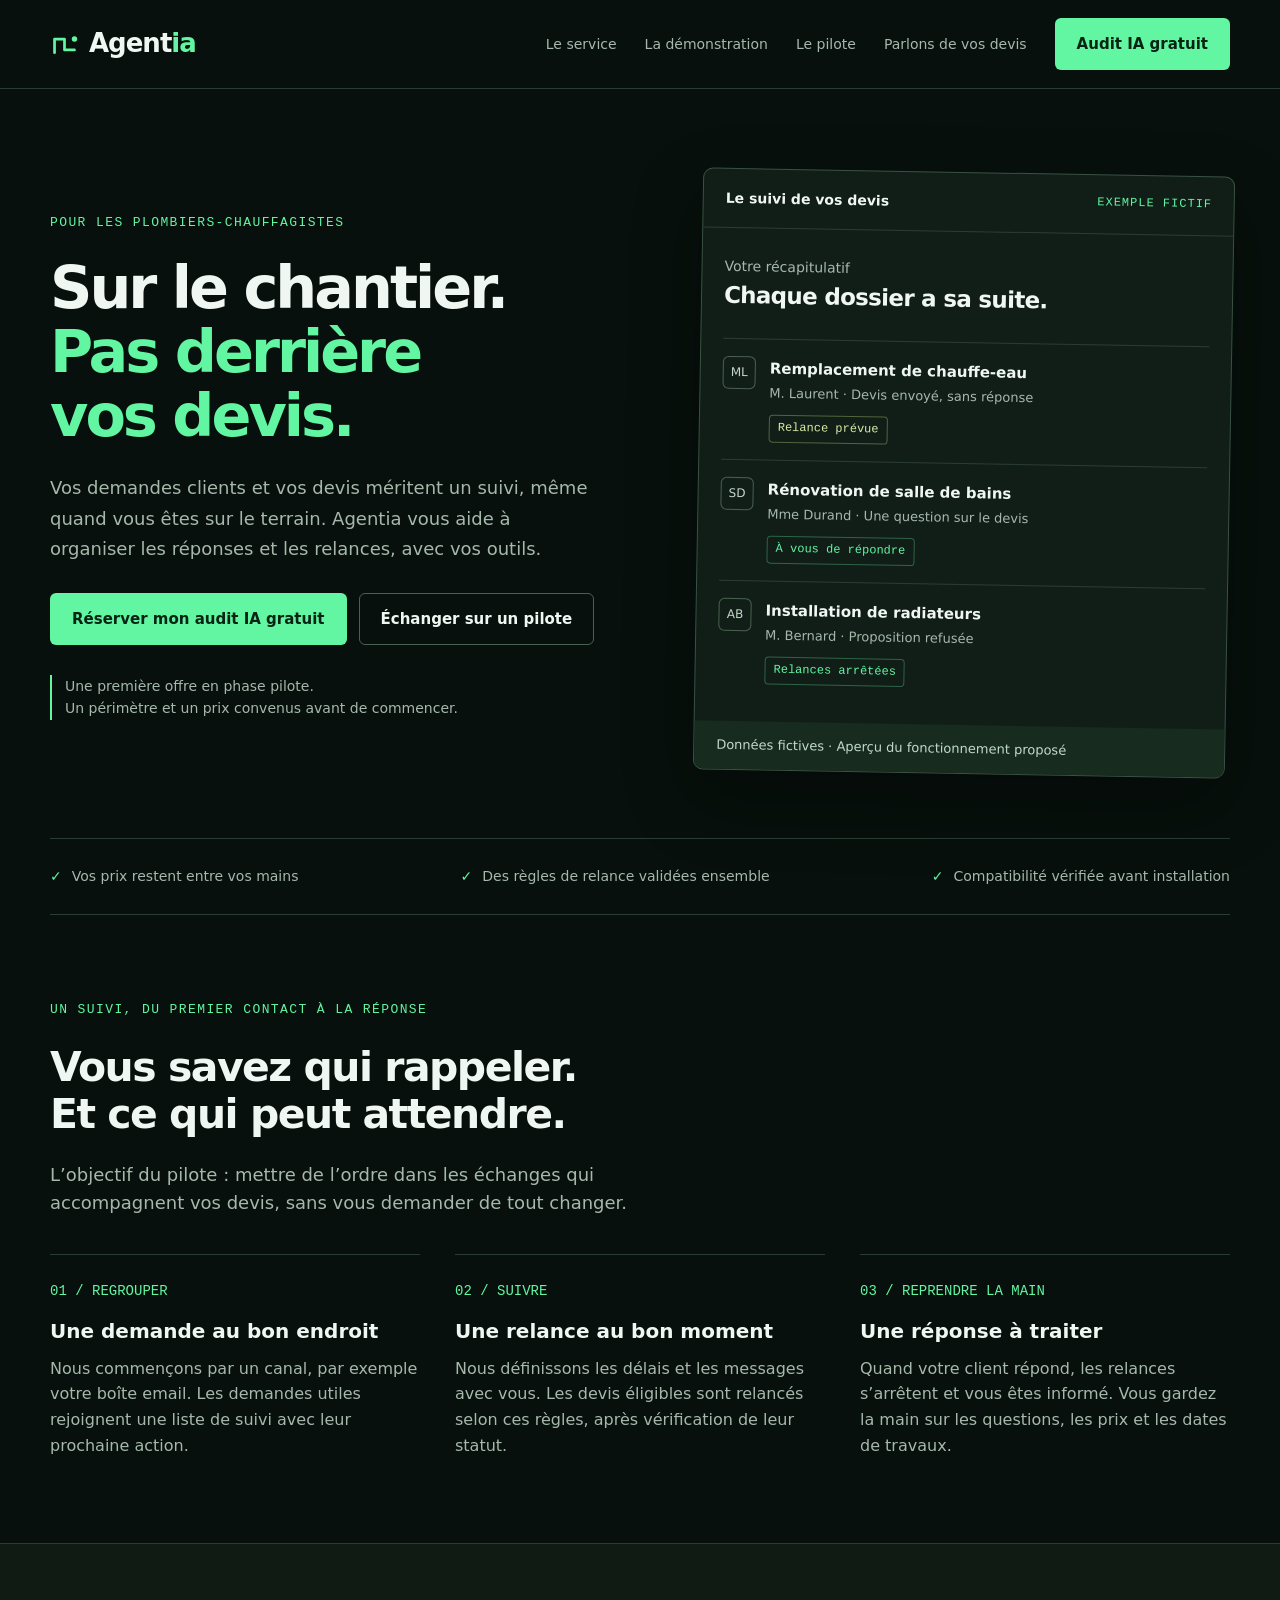
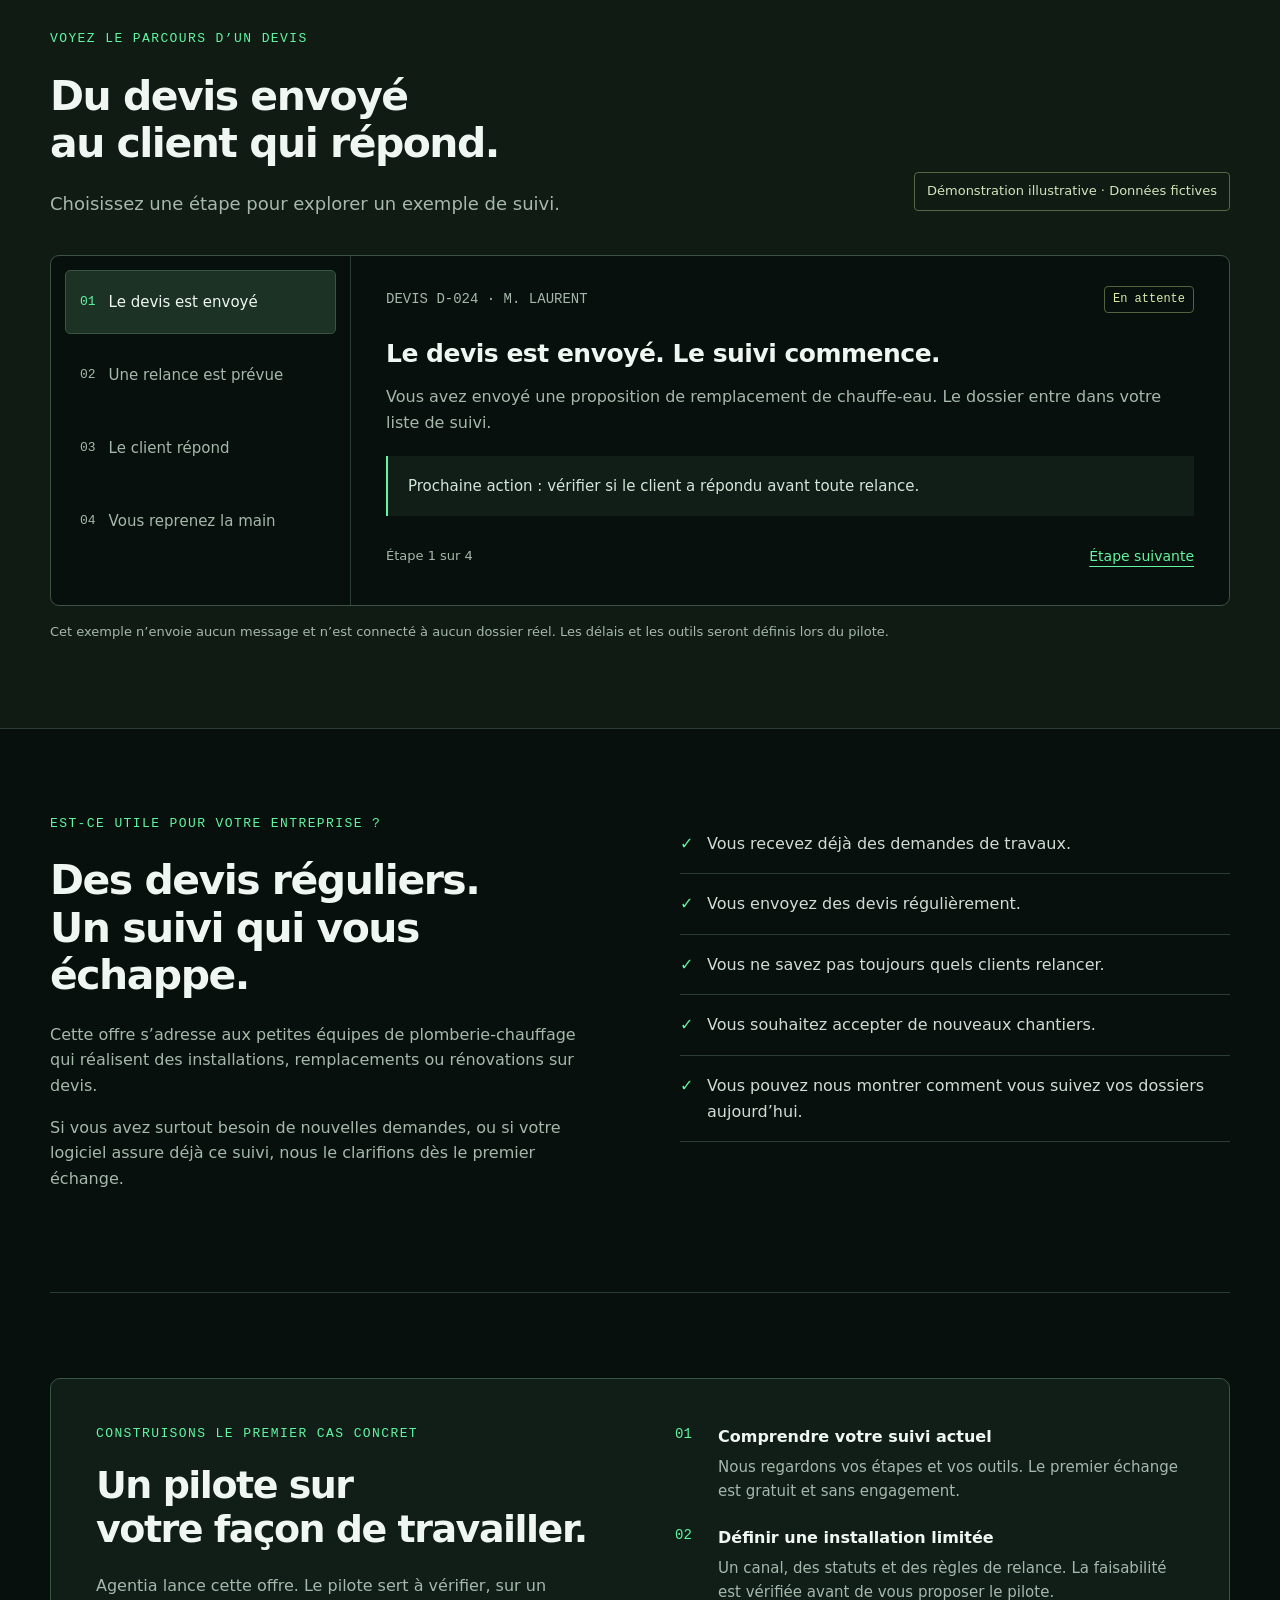
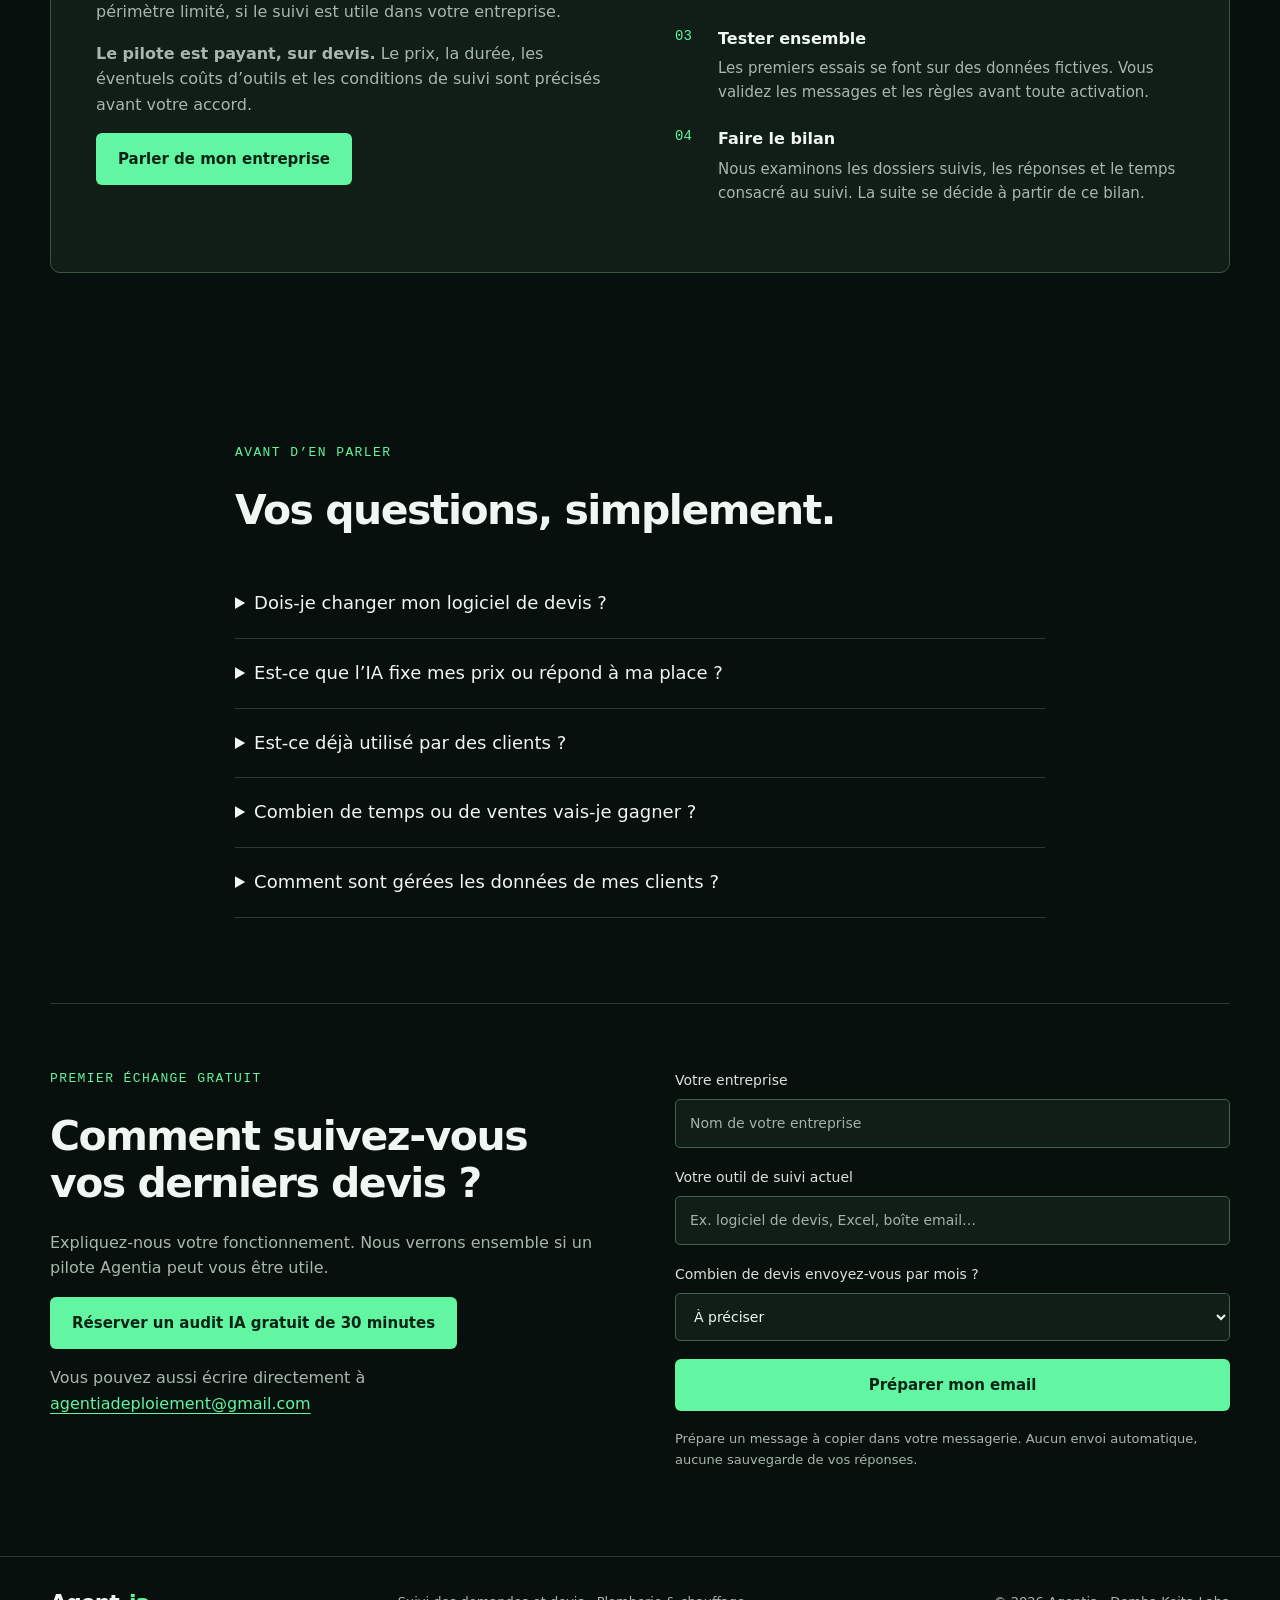
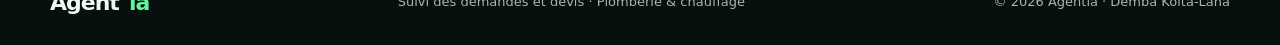
<file: index.html>
<!doctype html>
<html lang="fr">
<head>
  <meta charset="utf-8">
  <meta name="viewport" content="width=device-width, initial-scale=1">
  <title>Agentia — Audit IA gratuit de 30 minutes pour TPE et PME</title>
  <meta name="description" content="Audit IA gratuit de 30 minutes, sans engagement : Agentia repère les 3 tâches qui vous coûtent le plus de temps et chiffre ce qu'on peut automatiser. Pilote spécial plombiers-chauffagistes : suivi des devis.">
  <meta property="og:title" content="Agentia — Audit IA gratuit de 30 minutes pour votre entreprise">
  <meta property="og:description" content="30 minutes, gratuit, sans engagement : les tâches à automatiser en priorité dans votre entreprise, chiffrées.">
  <meta property="og:type" content="website">
  <meta property="og:locale" content="fr_FR">
  <meta name="twitter:card" content="summary">
  <meta name="theme-color" content="#07100c">
  <link rel="icon" href="data:image/svg+xml,%3Csvg xmlns='http://www.w3.org/2000/svg' viewBox='0 0 32 32'%3E%3Crect width='32' height='32' rx='7' fill='%23050b08'/%3E%3Cpath d='M8 22V12H16V20H24' fill='none' stroke='%2300ff88' stroke-width='3' stroke-linecap='round' stroke-linejoin='round'/%3E%3Ccircle cx='24' cy='12' r='3' fill='%2300ff88'/%3E%3C/svg%3E">
  <style>
    :root{color-scheme:dark;--bg:#07100c;--panel:#101e17;--ink:#f0f6f2;--muted:#a6b8ac;--green:#62f5a2;--line:#2b3d32;--mono:ui-monospace,SFMono-Regular,Consolas,monospace}
    *{box-sizing:border-box}html{scroll-behavior:smooth;scroll-padding-top:100px}body{margin:0;background:var(--bg);color:var(--ink);font-family:"Avenir Next",Segoe UI,system-ui,sans-serif;font-size:16px;line-height:1.6}a{color:inherit}button,input,select{font:inherit}button,a,input,select{touch-action:manipulation}a,button{ -webkit-tap-highlight-color:transparent}a:focus-visible,button:focus-visible,input:focus-visible,select:focus-visible,summary:focus-visible{outline:3px solid var(--green);outline-offset:5px}button{cursor:pointer}a{text-underline-offset:4px}.wrap{width:min(1180px,calc(100% - 64px));margin:auto}.skip{position:absolute;top:-100px;left:20px;background:var(--green);color:var(--bg);padding:12px;z-index:10}.skip:focus{top:10px}.top{border-bottom:1px solid var(--line);background:var(--bg)}.nav{min-height:88px;display:flex;align-items:center;gap:30px}.brand{display:inline-flex;align-items:center;gap:10px;font-weight:750;font-size:26px;letter-spacing:-1px;text-decoration:none}.brand em{font-style:normal;color:var(--green)}.brand svg{width:29px;height:29px}.navlinks{display:flex;gap:28px;margin-left:auto;align-items:center}.navlinks>a:not(.btn){font-size:14px;color:var(--muted);text-decoration:none}.navlinks>a:hover{color:var(--ink)}.btn{display:inline-flex;align-items:center;justify-content:center;text-align:center;padding:13px 21px;min-height:48px;border:1px solid transparent;border-radius:6px;font-size:15px;font-weight:650;text-decoration:none;background:var(--green);color:#072414;transition:background .15s,transform .15s}.btn:hover{background:#a3ffc9;transform:translateY(-1px)}.btn.secondary{border-color:#486152;background:transparent;color:var(--ink)}.btn.secondary:hover{background:#1c3225}.eyebrow{font-family:var(--mono);color:var(--green);font-size:13px;letter-spacing:1.4px;text-transform:uppercase;display:block;margin-bottom:23px}.hero{padding:83px 0 64px;display:grid;grid-template-columns:1.1fr 1fr;gap:62px;align-items:center}h1{font-size:clamp(42px,4.6vw,65px);font-weight:650;line-height:1.08;letter-spacing:-3px;margin:0 0 26px}h1 span{color:var(--green)}.lead{font-size:18px;line-height:1.7;color:var(--muted);max-width:540px;margin:0 0 28px}.actions{display:flex;flex-wrap:wrap;gap:12px}.micro{font-size:14px;color:var(--muted);margin:18px 0 0}.hero-note{border-left:2px solid var(--green);padding-left:13px;margin-top:30px;font-size:14px;color:var(--muted)}
    .preview{background:var(--panel);border:1px solid #3a5143;border-radius:10px;box-shadow:0 28px 70px #0005;overflow:hidden;transform:rotate(1deg)}.preview-bar{padding:18px 22px;border-bottom:1px solid var(--line);display:flex;justify-content:space-between;gap:10px;font-size:14px}.sample{color:var(--green);font-family:var(--mono);font-size:12px;letter-spacing:1px}.preview-content{padding:25px 22px 20px}.preview-heading{display:flex;justify-content:space-between;align-items:end;margin-bottom:26px}.preview-heading h2{font-size:23px;letter-spacing:-.7px;margin:3px 0}.subtle{color:var(--muted);font-size:14px}.preview-heading .day{font-family:var(--mono);font-size:13px;color:var(--muted)}.record{display:grid;grid-template-columns:35px 1fr;gap:12px;padding:17px 0;border-top:1px solid var(--line)}.initials{width:33px;height:33px;border:1px solid #49614f;border-radius:6px;display:grid;place-items:center;font-size:12px;color:#c1d7c8}.record strong{display:block;font-size:15px;font-weight:600}.record p{margin:3px 0 9px;font-size:13px;color:var(--muted)}.badge{font-family:var(--mono);font-size:12px;display:inline-block;padding:3px 8px;border:1px solid #52633d;color:#dce9a6;border-radius:4px}.badge.ok{color:var(--green);border-color:#2e6346}.preview-foot{padding:14px 22px;background:#172b1e;color:#c1dbca;font-size:13px}.strip{display:flex;justify-content:space-between;gap:20px;padding:26px 0;border-top:1px solid var(--line);border-bottom:1px solid var(--line);color:var(--muted);font-size:14px}.strip span::before{content:'✓';margin-right:10px;color:var(--green)}section{padding:85px 0}h2{font-size:clamp(30px,3.2vw,44px);line-height:1.16;letter-spacing:-1.5px;margin:0 0 22px;font-weight:600}h3{font-size:20px;line-height:1.3;margin:15px 0 12px;font-weight:600}.section-intro{max-width:650px;color:var(--muted);font-size:18px;margin:0 0 36px}.three{display:grid;grid-template-columns:repeat(3,1fr);gap:35px}.feature{border-top:1px solid var(--line);padding-top:22px}.number{font:14px var(--mono);color:var(--green)}.feature p{color:var(--muted);margin:0}.demo-section{background:#101b14;border-top:1px solid var(--line);border-bottom:1px solid var(--line)}.section-head{display:flex;justify-content:space-between;gap:30px;align-items:end}.section-head .section-intro{margin-bottom:0}.label{display:inline-block;border:1px solid #546744;color:#d2e4bc;padding:8px 12px;border-radius:4px;font-size:13px;white-space:nowrap;margin-bottom:8px}.demo{margin-top:36px;border:1px solid #3c5344;border-radius:9px;display:grid;grid-template-columns:300px 1fr;overflow:hidden;background:var(--bg)}.steps{padding:14px;border-right:1px solid var(--line);display:flex;flex-direction:column;gap:9px}.step{display:flex;gap:13px;align-items:center;text-align:left;padding:19px 14px;background:transparent;border:1px solid transparent;color:var(--muted);border-radius:5px;font-size:15px}.step b{font:13px var(--mono);color:var(--muted)}.step[aria-pressed="true"]{background:#1b3224;border-color:#385641;color:var(--ink)}.step[aria-pressed="true"] b{color:var(--green)}.step:hover{border-color:#385641}.stage{padding:30px 35px;min-height:320px}.stage-top{display:flex;justify-content:space-between;gap:16px;align-items:center;font-size:14px;margin-bottom:25px}.stage-top span:first-child{font-family:var(--mono);color:var(--muted)}.stage h3{font-size:25px;letter-spacing:-.5px;margin:0 0 14px}.stage p{color:var(--muted);margin:0 0 20px}.message{padding:18px 20px;border-left:2px solid var(--green);background:var(--panel);line-height:1.65;color:#d4e5d9;font-size:15px}.stage-footer{display:flex;justify-content:space-between;align-items:center;gap:15px;margin-top:22px;font-size:13px;color:var(--muted)}.stage-footer button{background:transparent;border:0;color:var(--green);padding:7px 0;text-decoration:underline;text-underline-offset:5px;font-size:14px}.demo-note{font-size:13px;color:var(--muted);margin:16px 0 0}.fit{display:grid;grid-template-columns:1fr 1fr;gap:80px}.fit ul{list-style:none;padding:0;margin:0}.fit li{padding:17px 0 17px 27px;border-bottom:1px solid var(--line);position:relative;color:#d0ddd5}.fit li::before{content:'✓';position:absolute;left:0;color:var(--green)}.fit p{color:var(--muted)}.pilot-band{border-top:1px solid var(--line)}.pilot-card{border:1px solid #385742;border-radius:10px;padding:45px;display:grid;grid-template-columns:1fr 1fr;gap:70px;background:var(--panel)}.pilot-card h2{font-size:38px}.pilot-card p{color:var(--muted)}.pilot-card .eyebrow{margin-bottom:18px}.process{margin:0;padding:0;list-style:none;counter-reset:process}.process li{position:relative;padding:0 0 22px 43px;counter-increment:process}.process li::before{content:'0' counter(process);position:absolute;left:0;top:2px;color:var(--green);font:14px var(--mono)}.process strong{font-weight:600}.process p{font-size:15px;margin:5px 0 0}.faq{max-width:810px;margin:auto}.faq h2{margin-bottom:35px}details{border-bottom:1px solid var(--line);padding:20px 0}summary{font-size:18px;cursor:pointer;font-weight:500}details p{color:var(--muted);max-width:700px;margin:15px 0 0}.contact{padding:0 0 85px}.contact-box{border-top:1px solid var(--line);padding-top:65px;display:grid;grid-template-columns:1fr 1fr;gap:70px}.contact-box p{color:var(--muted)}.email{color:var(--green);overflow-wrap:anywhere}.form{display:grid;gap:18px}.form label{display:grid;gap:8px;font-size:14px;color:#d5e5da}input,select{width:100%;padding:12px 14px;border:1px solid #45604e;border-radius:5px;color:var(--ink);background:var(--panel);min-height:48px}input::placeholder{color:#a0b4a6}.form .btn{width:100%}.form p{font-size:13px;margin:0;color:var(--muted)}footer{border-top:1px solid var(--line);padding:28px 0}.footer-inner{display:flex;justify-content:space-between;gap:20px;align-items:center;font-size:13px;color:var(--muted)}.footer-inner .brand{font-size:22px;color:var(--ink)}[hidden]{display:none!important}
    @media(min-width:1400px){.hero{padding-top:100px;padding-bottom:85px}}
    @media(max-width:960px){.wrap{width:calc(100% - 40px)}.hero{gap:30px;padding-top:60px}h1{letter-spacing:-2px}.navlinks{gap:18px}.preview{transform:none}.preview-bar,.preview-content{padding-left:16px;padding-right:16px}.hero .actions{flex-direction:column;align-items:start}.fit{gap:35px}.pilot-card{padding:30px;gap:35px}.demo{grid-template-columns:245px 1fr}.stage{padding:25px}.contact-box{gap:35px}}
    @media(max-width:700px){.nav{min-height:75px;gap:15px}.navlinks{gap:0}.navlinks>a:not(.btn){display:none}.nav .btn{padding:10px 13px;font-size:13px;min-height:44px}.hero{grid-template-columns:1fr;padding:45px 0 35px;gap:35px}h1{font-size:47px;letter-spacing:-2px;max-width:520px}.lead{font-size:17px}.hero .actions{flex-direction:row}.preview{margin-top:0}.strip{flex-direction:column;gap:12px;padding:22px 0}.three,.fit,.pilot-card,.contact-box{grid-template-columns:1fr;gap:30px}section{padding:58px 0}.three{gap:25px}.section-head{display:block}.label{margin-top:22px;white-space:normal}.demo{grid-template-columns:1fr;margin-top:20px}.steps{display:grid;grid-template-columns:1fr 1fr;border-right:0;border-bottom:1px solid var(--line);gap:4px;padding:8px}.step{padding:12px 9px;font-size:13px;gap:8px}.stage{padding:22px 18px;min-height:390px}.stage-top{align-items:start;font-size:12px;gap:9px}.stage h3{font-size:23px}.stage-footer{align-items:start}.pilot-card{padding:25px 20px}.pilot-card h2{font-size:33px}.contact-box{padding-top:45px}.contact{padding-bottom:55px}.footer-inner{flex-direction:column;align-items:start;gap:12px}.eyebrow{font-size:12px;letter-spacing:1px}}
    @media(max-width:370px){.wrap{width:calc(100% - 30px)}h1{font-size:40px}.brand{font-size:23px}.brand svg{width:24px}.hero .actions{flex-direction:column}.actions .btn{width:100%}.preview-heading h2{font-size:21px}}
    @media(prefers-reduced-motion:reduce){html{scroll-behavior:auto}*{transition:none!important}}
      textarea{width:100%;min-height:260px;resize:vertical;background:var(--panel);border:1px solid #45604e;border-radius:5px;color:var(--ink);font-family:inherit;font-size:15px;line-height:1.6;padding:14px}textarea:focus-visible{outline:3px solid var(--green);outline-offset:4px}.draft{border-top:1px solid var(--line);padding-top:22px;display:grid;gap:15px;min-width:0}.draft .actions .btn{width:auto}.draft h3{margin:0}
  </style>
<script type="application/ld+json">{"@context": "https://schema.org", "@type": "Service", "name": "Audit IA gratuit de 30 minutes", "serviceType": "Audit d'automatisation IA", "provider": {"@type": "Organization", "name": "Agentia", "url": "https://dembis91-940.github.io/agentia/", "telephone": "+33769957474", "email": "agentiadeploiement@gmail.com"}, "areaServed": "FR", "audience": {"@type": "BusinessAudience", "audienceType": "TPE et PME"}, "description": "Échange de 30 minutes, gratuit et sans engagement, pour identifier les 3 tâches les plus coûteuses et chiffrer leur automatisation.", "offers": {"@type": "Offer", "price": "0", "priceCurrency": "EUR", "url": "https://dembis91-940.github.io/agentia/audit.html"}}</script>
</head>
<body>
<a class="skip" href="#contenu">Aller au contenu</a>
<header class="top"><div class="wrap nav">
  <a class="brand" href="#" aria-label="Agentia, accueil"><svg viewBox="0 0 32 32" aria-hidden="true"><path d="M5 25V10H16V22H27" fill="none" stroke="#62f5a2" stroke-width="3" stroke-linecap="round" stroke-linejoin="round"/><circle cx="27" cy="10" r="3" fill="#62f5a2"/></svg><span>Agent<em>ia</em></span></a>
  <nav class="navlinks" aria-label="Navigation principale"><a href="#fonctionnement">Le service</a><a href="#demo">La démonstration</a><a href="#pilote">Le pilote</a><a href="#contact">Parlons de vos devis</a><a class="btn" href="audit.html">Audit IA gratuit</a></nav>
</div></header>
<main id="contenu">
  <div class="wrap hero">
    <div><span class="eyebrow">Pour les plombiers-chauffagistes</span><h1>Sur le chantier.<br><span>Pas derrière<br>vos devis.</span></h1><p class="lead">Vos demandes clients et vos devis méritent un suivi, même quand vous êtes sur le terrain. Agentia vous aide à organiser les réponses et les relances, avec vos outils.</p><div class="actions"><a class="btn" href="audit.html">Réserver mon audit IA gratuit</a><a class="btn secondary" href="#contact">Échanger sur un pilote</a></div><p class="hero-note">Une première offre en phase pilote.<br>Un périmètre et un prix convenus avant de commencer.</p></div>
    <div class="preview" aria-label="Exemple fictif de suivi de devis">
      <div class="preview-bar"><strong>Le suivi de vos devis</strong><span class="sample">EXEMPLE FICTIF</span></div>
      <div class="preview-content"><div class="preview-heading"><div><span class="subtle">Votre récapitulatif</span><h2>Chaque dossier a sa suite.</h2></div></div>
        <div class="record"><span class="initials" aria-hidden="true">ML</span><div><strong>Remplacement de chauffe-eau</strong><p>M. Laurent · Devis envoyé, sans réponse</p><span class="badge">Relance prévue</span></div></div>
        <div class="record"><span class="initials" aria-hidden="true">SD</span><div><strong>Rénovation de salle de bains</strong><p>Mme Durand · Une question sur le devis</p><span class="badge ok">À vous de répondre</span></div></div>
        <div class="record"><span class="initials" aria-hidden="true">AB</span><div><strong>Installation de radiateurs</strong><p>M. Bernard · Proposition refusée</p><span class="badge ok">Relances arrêtées</span></div></div>
      </div><div class="preview-foot">Données fictives · Aperçu du fonctionnement proposé</div>
    </div>
  </div>
  <div class="wrap strip"><span>Vos prix restent entre vos mains</span><span>Des règles de relance validées ensemble</span><span>Compatibilité vérifiée avant installation</span></div>
  <section id="fonctionnement" class="wrap"><span class="eyebrow">Un suivi, du premier contact à la réponse</span><h2>Vous savez qui rappeler.<br>Et ce qui peut attendre.</h2><p class="section-intro">L’objectif du pilote : mettre de l’ordre dans les échanges qui accompagnent vos devis, sans vous demander de tout changer.</p><div class="three">
    <article class="feature"><span class="number">01 / REGROUPER</span><h3>Une demande au bon endroit</h3><p>Nous commençons par un canal, par exemple votre boîte email. Les demandes utiles rejoignent une liste de suivi avec leur prochaine action.</p></article>
    <article class="feature"><span class="number">02 / SUIVRE</span><h3>Une relance au bon moment</h3><p>Nous définissons les délais et les messages avec vous. Les devis éligibles sont relancés selon ces règles, après vérification de leur statut.</p></article>
    <article class="feature"><span class="number">03 / REPRENDRE LA MAIN</span><h3>Une réponse à traiter</h3><p>Quand votre client répond, les relances s’arrêtent et vous êtes informé. Vous gardez la main sur les questions, les prix et les dates de travaux.</p></article>
  </div></section>
  <section id="demo" class="demo-section"><div class="wrap"><div class="section-head"><div><span class="eyebrow">Voyez le parcours d’un devis</span><h2>Du devis envoyé<br>au client qui répond.</h2><p class="section-intro">Choisissez une étape pour explorer un exemple de suivi.</p></div><span class="label">Démonstration illustrative · Données fictives</span></div>
    <div class="demo"><div class="steps" role="group" aria-label="Étapes de la démonstration">
      <button class="step" type="button" aria-pressed="true" aria-controls="stage" data-step="0"><b>01</b> Le devis est envoyé</button>
      <button class="step" type="button" aria-pressed="false" aria-controls="stage" data-step="1"><b>02</b> Une relance est prévue</button>
      <button class="step" type="button" aria-pressed="false" aria-controls="stage" data-step="2"><b>03</b> Le client répond</button>
      <button class="step" type="button" aria-pressed="false" aria-controls="stage" data-step="3"><b>04</b> Vous reprenez la main</button>
    </div><div id="stage" class="stage"><div id="stage-content" aria-live="polite" aria-atomic="true"><div class="stage-top"><span>DEVIS D-024 · M. LAURENT</span><span id="demo-status" class="badge">En attente</span></div><h3 id="demo-title">Le devis est envoyé. Le suivi commence.</h3><p id="demo-text">Vous avez envoyé une proposition de remplacement de chauffe-eau. Le dossier entre dans votre liste de suivi.</p><div class="message" id="demo-message">Prochaine action : vérifier si le client a répondu avant toute relance.</div></div><div class="stage-footer"><span id="demo-count">Étape 1 sur 4</span><button id="next-step" type="button">Étape suivante</button></div></div></div>
    <p class="demo-note">Cet exemple n’envoie aucun message et n’est connecté à aucun dossier réel. Les délais et les outils seront définis lors du pilote.</p><noscript><p class="demo-note">Activez JavaScript pour parcourir les étapes. Le principe : devis envoyé, relance prévue, réponse reçue, puis reprise du dossier par le professionnel.</p></noscript>
  </div></section>
  <section class="wrap fit"><div><span class="eyebrow">Est-ce utile pour votre entreprise ?</span><h2>Des devis réguliers.<br>Un suivi qui vous échappe.</h2><p>Cette offre s’adresse aux petites équipes de plomberie-chauffage qui réalisent des installations, remplacements ou rénovations sur devis.</p><p>Si vous avez surtout besoin de nouvelles demandes, ou si votre logiciel assure déjà ce suivi, nous le clarifions dès le premier échange.</p></div><ul><li>Vous recevez déjà des demandes de travaux.</li><li>Vous envoyez des devis régulièrement.</li><li>Vous ne savez pas toujours quels clients relancer.</li><li>Vous souhaitez accepter de nouveaux chantiers.</li><li>Vous pouvez nous montrer comment vous suivez vos dossiers aujourd’hui.</li></ul></section>
  <section id="pilote" class="wrap pilot-band"><div class="pilot-card"><div><span class="eyebrow">Construisons le premier cas concret</span><h2>Un pilote sur<br>votre façon de travailler.</h2><p>Agentia lance cette offre. Le pilote sert à vérifier, sur un périmètre limité, si le suivi est utile dans votre entreprise.</p><p><strong>Le pilote est payant, sur devis.</strong> Le prix, la durée, les éventuels coûts d’outils et les conditions de suivi sont précisés avant votre accord.</p><a class="btn" href="#contact">Parler de mon entreprise</a></div><ol class="process"><li><strong>Comprendre votre suivi actuel</strong><p>Nous regardons vos étapes et vos outils. Le premier échange est gratuit et sans engagement.</p></li><li><strong>Définir une installation limitée</strong><p>Un canal, des statuts et des règles de relance. La faisabilité est vérifiée avant de vous proposer le pilote.</p></li><li><strong>Tester ensemble</strong><p>Les premiers essais se font sur des données fictives. Vous validez les messages et les règles avant toute activation.</p></li><li><strong>Faire le bilan</strong><p>Nous examinons les dossiers suivis, les réponses et le temps consacré au suivi. La suite se décide à partir de ce bilan.</p></li></ol></div></section>
  <section class="wrap"><div class="faq"><span class="eyebrow">Avant d’en parler</span><h2>Vos questions, simplement.</h2><details><summary>Dois-je changer mon logiciel de devis ?</summary><p>Nous commençons par examiner votre outil actuel et ses possibilités. L’objectif est de travailler avec votre organisation existante. Aucune compatibilité n’est promise avant cette vérification.</p></details><details><summary>Est-ce que l’IA fixe mes prix ou répond à ma place ?</summary><p>Vous restez responsable des prix, des conseils techniques et des engagements. Les éventuelles relances automatiques utilisent des règles et des textes validés avec vous. Les questions du client vous sont transmises.</p></details><details><summary>Est-ce déjà utilisé par des clients ?</summary><p>Cette offre est en phase de lancement. La démonstration présente des données fictives : ce n’est pas un témoignage client ni un résultat mesuré. Le pilote permettra de documenter les premiers résultats réels.</p></details><details><summary>Combien de temps ou de ventes vais-je gagner ?</summary><p>Nous ne pouvons pas le chiffrer avant d’observer votre activité. Nous définirons une situation de départ, puis un bilan du pilote. Une réponse à une relance ne signifie pas automatiquement qu’un devis sera signé.</p></details><details><summary>Comment sont gérées les données de mes clients ?</summary><p>Avant l’installation, nous précisons les informations nécessaires, les outils qui y accèdent et les modalités de conservation et de suppression. Les essais commencent avec des données fictives ; les accès réels sont limités au périmètre convenu.</p></details></div></section>
  <section id="contact" class="wrap contact"><div class="contact-box"><div><span class="eyebrow">Premier échange gratuit</span><h2>Comment suivez-vous<br>vos derniers devis ?</h2><p>Expliquez-nous votre fonctionnement. Nous verrons ensemble si un pilote Agentia peut vous être utile.</p><p><a class="btn" href="audit.html">Réserver un audit IA gratuit de 30 minutes</a></p><p>Vous pouvez aussi écrire directement à<br><a class="email" href="mailto:agentiadeploiement@gmail.com">agentiadeploiement@gmail.com</a></p></div><form class="form" id="pilot-form" hidden><label for="company">Votre entreprise<input id="company" name="company" autocomplete="organization" required maxlength="120" placeholder="Nom de votre entreprise"></label><label for="tool">Votre outil de suivi actuel<input id="tool" name="tool" maxlength="160" placeholder="Ex. logiciel de devis, Excel, boîte email…"></label><label for="volume">Combien de devis envoyez-vous par mois ?<select id="volume" name="volume"><option value="À préciser">À préciser</option><option>Moins de 10</option><option>10 à 30</option><option>Plus de 30</option></select></label><button class="btn" type="submit">Préparer mon email</button><p>Prépare un message à copier dans votre messagerie. Aucun envoi automatique, aucune sauvegarde de vos réponses.</p><div id="email-draft" class="draft" hidden><h3>Votre message est prêt</h3><p>Copiez ce texte dans votre messagerie, complétez-le puis envoyez-le à <strong>agentiadeploiement@gmail.com</strong>.</p><label for="draft-text">Message à copier<textarea id="draft-text" readonly></textarea></label><div class="actions"><button class="btn" type="button" id="copy-message">Copier le message</button><a class="btn secondary" id="open-email" href="mailto:agentiadeploiement@gmail.com">Ouvrir ma messagerie</a></div><p id="email-help" role="status">Si votre messagerie ne s’ouvre pas, vous pouvez toujours copier le texte ci-dessus.</p></div></form></div></section>
</main>
<footer><div class="wrap footer-inner"><a class="brand" href="#">Agent<em>ia</em></a><span>Suivi des demandes et devis · Plomberie & chauffage</span><span>© 2026 Agentia · Demba Koita-Laha</span></div></footer>
<script>
  (() => {
    'use strict';
    const scenes = [
      ['En attente','Le devis est envoyé. Le suivi commence.','Vous avez envoyé une proposition de remplacement de chauffe-eau. Le dossier entre dans votre liste de suivi.','Prochaine action : vérifier si le client a répondu avant toute relance.'],
      ['Relance prévue','Une relance, selon vos règles.','Le délai convenu est écoulé et aucune réponse n’a été enregistrée. Voici un exemple de message que vous auriez validé.','Bonjour M. Laurent, avez-vous pu consulter notre devis pour le remplacement de votre chauffe-eau ? Je reste disponible si vous avez une question.'],
      ['Réponse reçue','Le client répond. Les relances s’arrêtent.','Une réponse est détectée : le dossier sort de la séquence de relance et vous êtes informé.','« Bonjour, merci pour votre devis. Pouvez-vous me rappeler pour discuter de la date d’intervention ? »'],
      ['À vous de jouer','Vous reprenez le dossier au bon endroit.','Le client souhaite échanger. Vous retrouvez le devis et sa réponse pour le rappeler et convenir de la suite.','Action à prévoir : rappeler M. Laurent. Aucune date ni aucun prix n’ont été confirmés automatiquement.']
    ];
    let current = 0;
    const steps = [...document.querySelectorAll('[data-step]')];
    function showStep(index) {
      current = index;
      const scene = scenes[index];
      ['demo-status','demo-title','demo-text','demo-message'].forEach((id,i) => { document.getElementById(id).textContent = scene[i]; });
      document.getElementById('demo-status').classList.toggle('ok',index > 1);
      steps.forEach((button,i) => button.setAttribute('aria-pressed',String(i === index)));
      document.getElementById('demo-count').textContent = 'Étape ' + (index + 1) + ' sur 4';
      document.getElementById('next-step').textContent = index === 3 ? 'Recommencer' : 'Étape suivante';
    }
    steps.forEach(button => button.addEventListener('click',() => showStep(Number(button.dataset.step))));
    document.getElementById('next-step').addEventListener('click',() => showStep((current + 1) % scenes.length));
    document.getElementById('pilot-form').hidden = false;
    document.getElementById('pilot-form').addEventListener('submit',event => {
      event.preventDefault();
      const company = document.getElementById('company').value.trim();
      if (!company) { document.getElementById('company').setCustomValidity('Indiquez le nom de votre entreprise.'); document.getElementById('company').reportValidity(); return; }
      const tool = document.getElementById('tool').value.trim() || 'À préciser';
      const volume = document.getElementById('volume').value;
      const body = 'Bonjour,\n\nJe souhaite échanger sur le pilote Agentia pour le suivi de mes devis.\n\nEntreprise : ' + company + '\nOutil actuel : ' + tool + '\nDevis envoyés par mois : ' + volume + '\n\nMon principal problème de suivi :\n[À compléter]\n\nMes disponibilités pour en parler :\n[À compléter]\n\nCordialement';
      const href = 'mailto:agentiadeploiement@gmail.com?subject=' + encodeURIComponent('Échange sur le pilote Agentia — ' + company) + '&body=' + encodeURIComponent(body);
      document.getElementById('open-email').href = href;
      document.getElementById('draft-text').value = 'À : agentiadeploiement@gmail.com\nObjet : Échange sur le pilote Agentia — ' + company + '\n\n' + body;
      document.getElementById('email-draft').hidden = false;
      document.getElementById('email-help').textContent = 'Message préparé. Aucun email envoyé. Copiez le texte ou ouvrez votre messagerie.';
      document.getElementById('draft-text').focus();
    });
    document.getElementById('company').addEventListener('input',event => event.target.setCustomValidity(''));
    document.getElementById('copy-message').addEventListener('click',async () => {
      const field = document.getElementById('draft-text');
      try {
        await navigator.clipboard.writeText(field.value);
        document.getElementById('email-help').textContent = 'Message copié. Collez-le dans votre messagerie et complétez-le avant de l’envoyer.';
      } catch {
        field.focus();
        field.select();
        document.getElementById('email-help').textContent = 'Copie automatique indisponible. Le texte est sélectionné : utilisez Copier dans le menu de votre appareil, ou Ctrl+C / Cmd+C.';
      }
    });
  })();
</script>
</body>
</html>
</file>
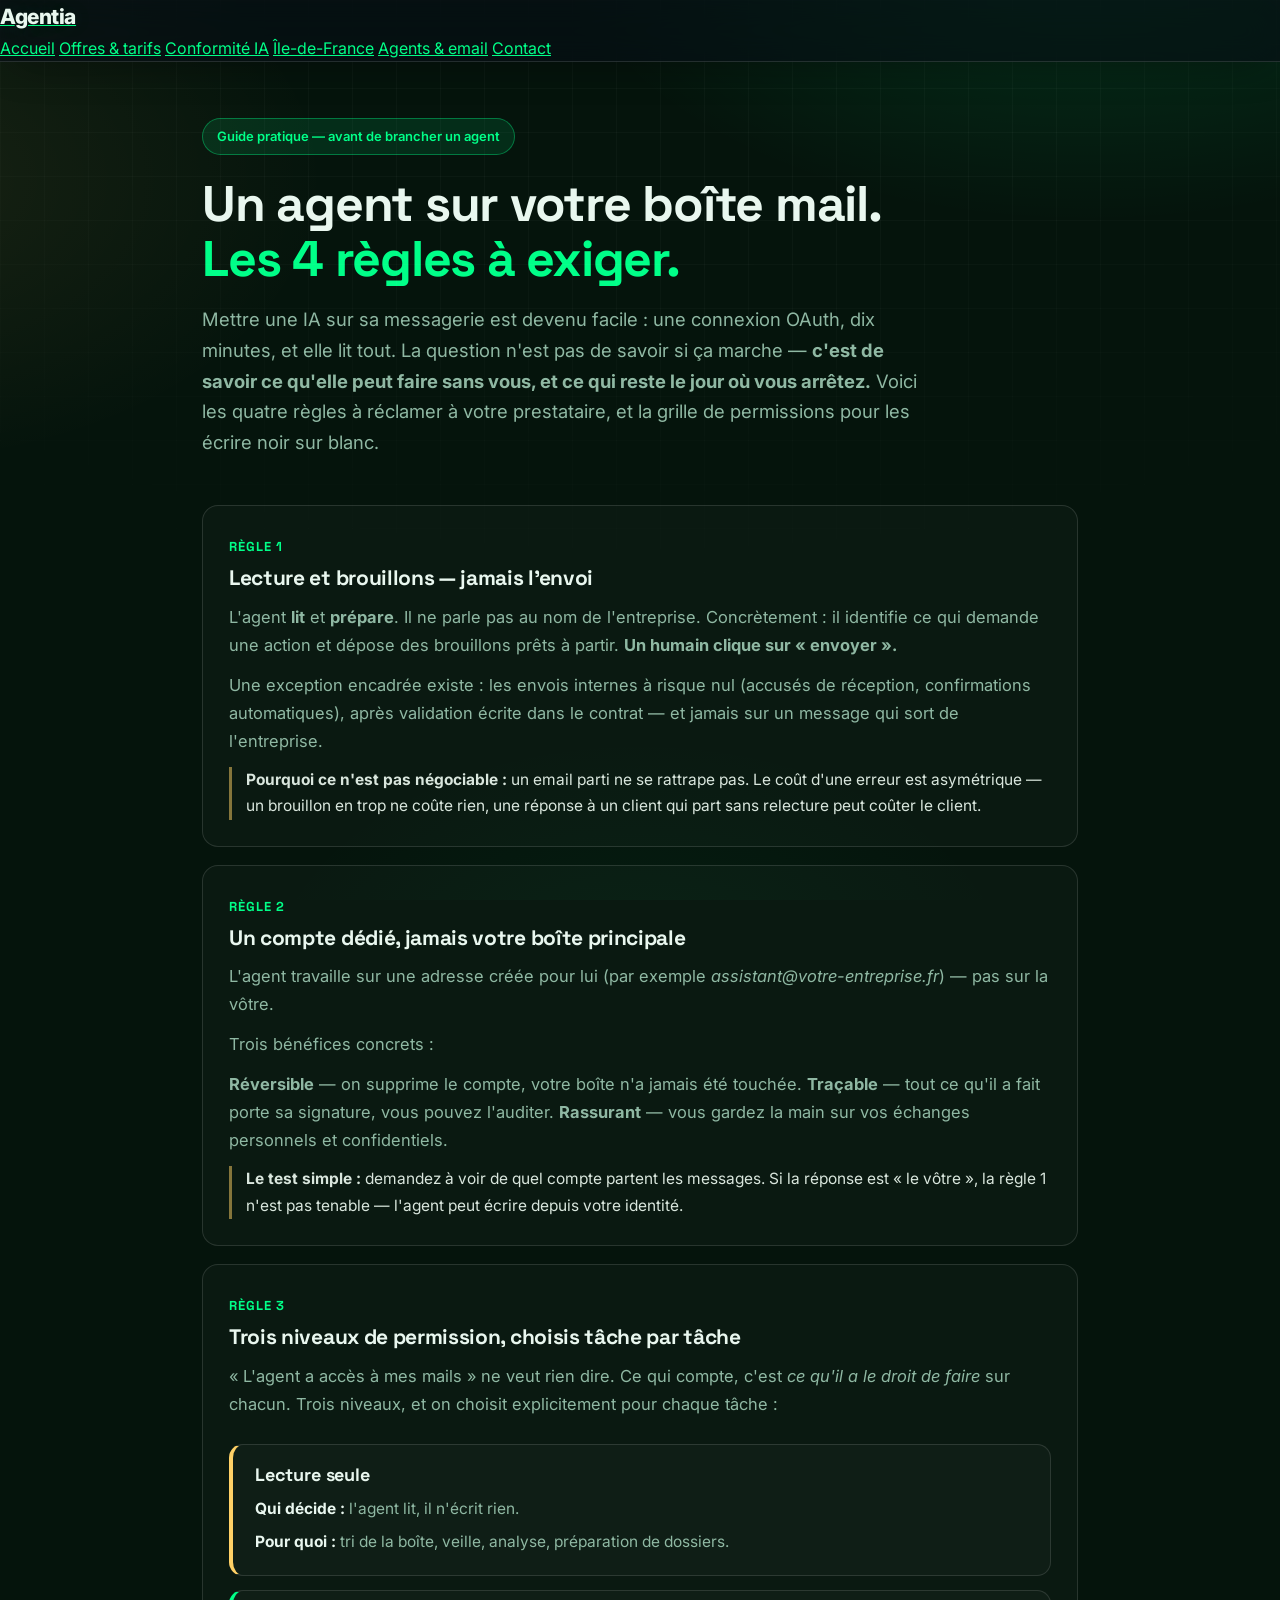
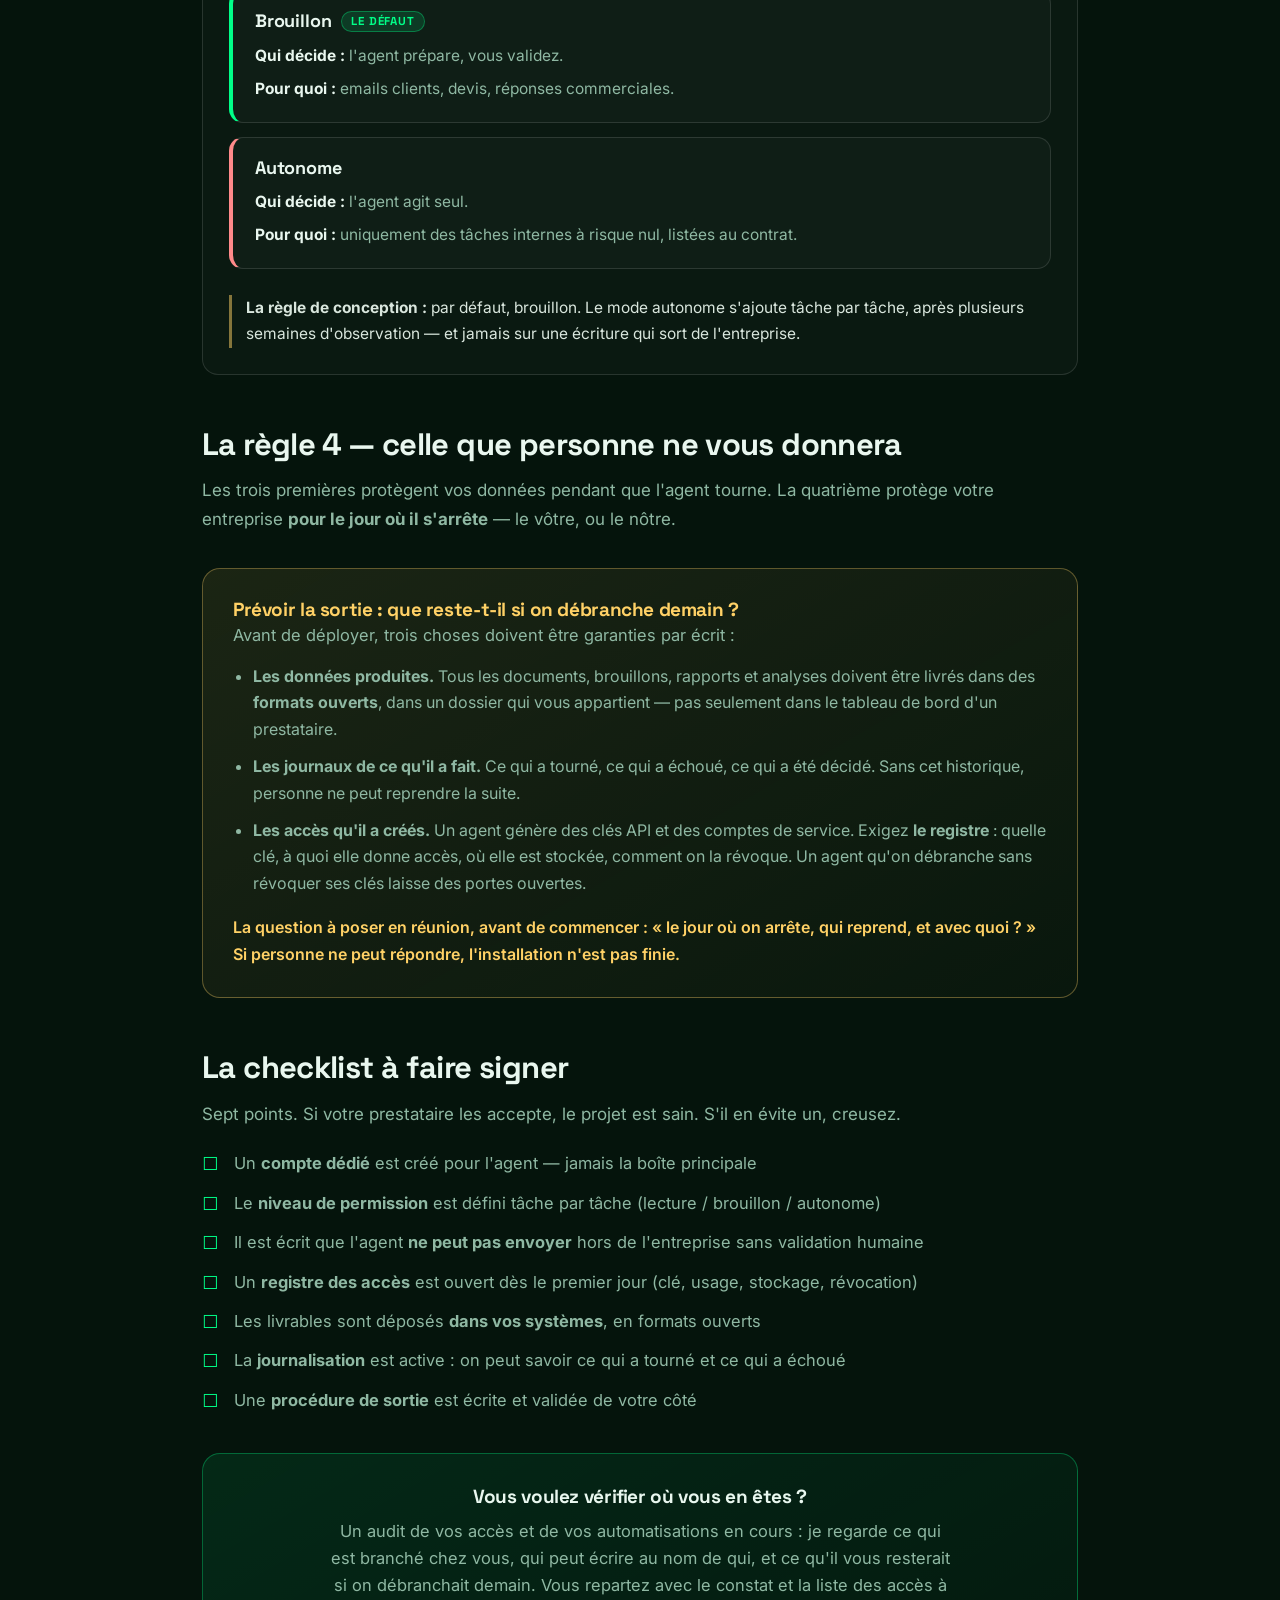
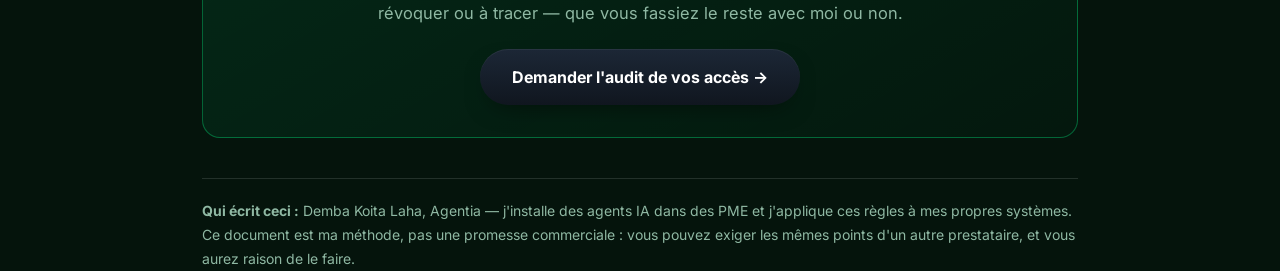
<file: agent-email-4-regles.html>
<!DOCTYPE html>
<html lang="fr">
<head>
<script async src="https://cloud.umami.is/script.js" data-website-id="e5abcaa5-b313-4845-a812-2038dceffb6d"></script>
<meta charset="UTF-8">
<meta name="viewport" content="width=device-width,initial-scale=1">
<title>Brancher un agent IA sur votre boîte mail : les 4 règles à exiger | Agentia</title>
<meta name="description" content="Avant de laisser un agent IA lire ou écrire vos emails : les 4 règles à exiger de votre prestataire (permissions minimales, compte dédié, validation humaine, plan de sortie). Grille de permissions et checklist incluses.">
<meta name="robots" content="index,follow">
<link rel="canonical" href="https://dembis91-940.github.io/agentia/agent-email-4-regles.html">
<meta property="og:title" content="Brancher un agent IA sur votre boîte mail : les 4 règles à exiger">
<meta property="og:description" content="Ce que votre prestataire doit vous garantir — et ce qui doit vous rester si vous arrêtez demain.">
<meta property="og:type" content="article">
<script type="application/ld+json">
{
 "@context":"https://schema.org",
 "@type":"Article",
 "headline":"Brancher un agent IA sur votre boîte mail : les 4 règles à exiger",
 "about":"Sécurité et gouvernance d'un agent IA branché sur une boîte mail d'entreprise",
 "inLanguage":"fr",
 "author":{"@type":"Person","name":"Demba Koita Laha"},
 "publisher":{"@type":"Organization","name":"Agentia"},
 "url":"https://dembis91-940.github.io/agentia/agent-email-4-regles.html"
}
</script>
<link rel="preconnect" href="https://fonts.googleapis.com">
<link rel="preconnect" href="https://fonts.gstatic.com" crossorigin>
<link href="https://fonts.googleapis.com/css2?family=Space+Grotesk:wght@500;600;700&family=Inter:wght@400;500;600&display=swap" rel="stylesheet">
<link rel="stylesheet" href="css/style.css">
<style>
.w{max-width:920px;margin:0 auto;padding:0 22px}
.hero-art{padding:56px 0 30px}
.tag-loi{display:inline-block;background:rgba(0,255,136,.11);border:1px solid rgba(0,255,136,.36);color:var(--accent);font-size:13px;font-weight:600;padding:7px 14px;border-radius:999px;margin-bottom:22px}
.hero-art h1{font-size:clamp(29px,4.4vw,50px);line-height:1.09;letter-spacing:-.025em;margin:0 0 18px}
.hero-art p.chapeau{font-size:18.5px;line-height:1.65;color:var(--muted);max-width:740px}
.regle{border:1px solid var(--line);border-radius:16px;padding:26px;margin:18px 0;background:rgba(255,255,255,.025)}
.regle .num{font-family:var(--font);font-size:13px;font-weight:700;letter-spacing:.08em;color:var(--accent);text-transform:uppercase}
.regle h3{font-size:21px;margin:8px 0 12px;letter-spacing:-.015em}
.regle p{font-size:16.5px;line-height:1.7;color:var(--muted);margin:0 0 12px}
.regle p:last-child{margin-bottom:0}
.regle .pourquoi{border-left:3px solid rgba(255,209,102,.5);padding-left:14px;font-size:15.5px;color:#d9e6dd}
.perms{display:grid;gap:14px;margin:26px 0}
.perm{border:1px solid var(--line);border-radius:14px;padding:20px 22px;background:rgba(255,255,255,.025);border-left:4px solid var(--line)}
.perm h4{margin:0 0 12px;font-size:18px;letter-spacing:-.01em;display:flex;align-items:center;gap:10px;flex-wrap:wrap}
.perm p{margin:0 0 8px;font-size:15.5px;line-height:1.6;color:var(--muted)}
.perm p:last-child{margin-bottom:0}
.perm strong{color:var(--ink)}
.perm.p1{border-left-color:#ffd166}
.perm.p2{border-left-color:var(--accent)}
.perm.p3{border-left-color:#ff8a8a}
.defaut{font-family:var(--font);font-size:11.5px;font-weight:700;letter-spacing:.07em;text-transform:uppercase;color:var(--accent);background:rgba(0,255,136,.13);border:1px solid rgba(0,255,136,.34);padding:3px 9px;border-radius:999px}
.n1{color:#ffd166}.n2{color:var(--accent)}.n3{color:#ff8a8a}
.sortie{background:linear-gradient(150deg,rgba(255,209,102,.09),rgba(255,209,102,.02));border:1px solid rgba(255,209,102,.34);border-radius:18px;padding:30px;margin:34px 0}
.sortie h3{margin-top:0;color:#ffd166}
.sortie ul{margin:14px 0 0;padding-left:20px;display:block}
.sortie li{margin-bottom:11px;font-size:16px;line-height:1.65;color:var(--muted)}
.cta-fin{background:linear-gradient(150deg,rgba(0,255,136,.09),rgba(0,255,136,.02));border:1px solid rgba(0,255,136,.32);border-radius:18px;padding:32px;margin:40px 0;text-align:center}
.cta-fin p{color:var(--muted);font-size:16.5px;max-width:620px;margin:10px auto 22px;line-height:1.65}
.btn{display:inline-block;background:var(--accent);color:#04160d;font-weight:700;font-size:16px;padding:15px 32px;border-radius:999px;text-decoration:none}
h2.sec{font-size:clamp(22px,3vw,31px);letter-spacing:-.02em;margin:52px 0 14px}
p.sec{color:var(--muted);font-size:17px;line-height:1.7}
.ctrl-list{list-style:none;padding:0;margin:22px 0;display:block}
.ctrl-list li{position:relative;padding-left:32px;margin-bottom:13px;font-size:16.5px;line-height:1.6;color:var(--muted)}
.ctrl-list li::before{content:"☐";position:absolute;left:0;color:var(--accent);font-size:18px}
.note{font-size:14px;color:var(--muted);margin-top:36px;padding-top:20px;border-top:1px solid var(--line);line-height:1.7}
@media(max-width:640px){
  /* un tableau à 3 colonnes déborde sur un écran de téléphone : on l'empile en cartes
     au lieu de forcer un défilement latéral (défaut détecté par inspect_page.py) */
  .w{padding:0 16px}
  .regle,.sortie,.cta-fin{padding:20px}
}
@media(max-width:820px){
  /* la barre de navigation (jusqu'à 7 liens) force le document à 489 px de large sur un
     écran de 390 : elle doit pouvoir passer à la ligne, sinon toute la page défile
     latéralement. Défaut commun aux pages du site, corrigé ici. */
  .machbar__inner{flex-wrap:wrap;justify-content:center;padding:12px 16px;gap:10px}
  .machbar__nav{flex-wrap:wrap;justify-content:center;gap:9px 15px;font-size:13.5px}
  .w{max-width:100%}
  body{overflow-x:hidden}
}
</style>
</head>
<body>

<header class="machbar">
  <div class="machbar__inner">
    <a class="machbar__brand" href="index.html"><span class="logo">A<span class="logo-dot"></span>gentia</span></a>
    <nav class="machbar__nav">
      <a href="index.html">Accueil</a>
      <a href="services.html">Offres &amp; tarifs</a>
      <a href="art50.html">Conformité IA</a>
      <a href="art50-idf.html">Île-de-France</a>
      <a href="agent-email-4-regles.html" style="color:var(--accent)">Agents &amp; email</a>
      <a href="contact.html">Contact</a>
    </nav>
  </div>
</header>

<main class="w">

  <section class="hero-art">
    <span class="tag-loi">Guide pratique — avant de brancher un agent</span>
    <h1>Un agent sur votre boîte mail.<br><span style="color:var(--accent)">Les 4 règles à exiger.</span></h1>
    <p class="chapeau">Mettre une IA sur sa messagerie est devenu facile : une connexion OAuth, dix minutes, et elle lit tout. La question n'est pas de savoir si ça marche — <strong>c'est de savoir ce qu'elle peut faire sans vous, et ce qui reste le jour où vous arrêtez.</strong> Voici les quatre règles à réclamer à votre prestataire, et la grille de permissions pour les écrire noir sur blanc.</p>
  </section>

  <article>

    <div class="regle">
      <span class="num">Règle 1</span>
      <h3>Lecture et brouillons — jamais l'envoi</h3>
      <p>L'agent <strong>lit</strong> et <strong>prépare</strong>. Il ne parle pas au nom de l'entreprise. Concrètement : il identifie ce qui demande une action et dépose des brouillons prêts à partir. <strong>Un humain clique sur « envoyer ».</strong></p>
      <p>Une exception encadrée existe : les envois internes à risque nul (accusés de réception, confirmations automatiques), après validation écrite dans le contrat — et jamais sur un message qui sort de l'entreprise.</p>
      <p class="pourquoi"><strong>Pourquoi ce n'est pas négociable :</strong> un email parti ne se rattrape pas. Le coût d'une erreur est asymétrique — un brouillon en trop ne coûte rien, une réponse à un client qui part sans relecture peut coûter le client.</p>
    </div>

    <div class="regle">
      <span class="num">Règle 2</span>
      <h3>Un compte dédié, jamais votre boîte principale</h3>
      <p>L'agent travaille sur une adresse créée pour lui (par exemple <em>assistant@votre-entreprise.fr</em>) — pas sur la vôtre.</p>
      <p>Trois bénéfices concrets :</p>
      <p><strong>Réversible</strong> — on supprime le compte, votre boîte n'a jamais été touchée. <strong>Traçable</strong> — tout ce qu'il a fait porte sa signature, vous pouvez l'auditer. <strong>Rassurant</strong> — vous gardez la main sur vos échanges personnels et confidentiels.</p>
      <p class="pourquoi"><strong>Le test simple :</strong> demandez à voir de quel compte partent les messages. Si la réponse est « le vôtre », la règle 1 n'est pas tenable — l'agent peut écrire depuis votre identité.</p>
    </div>

    <div class="regle">
      <span class="num">Règle 3</span>
      <h3>Trois niveaux de permission, choisis tâche par tâche</h3>
      <p>« L'agent a accès à mes mails » ne veut rien dire. Ce qui compte, c'est <em>ce qu'il a le droit de faire</em> sur chacun. Trois niveaux, et on choisit explicitement pour chaque tâche :</p>
      <div class="perms">
        <div class="perm p1">
          <h4>Lecture seule</h4>
          <p><strong>Qui décide :</strong> l'agent lit, il n'écrit rien.</p>
          <p><strong>Pour quoi :</strong> tri de la boîte, veille, analyse, préparation de dossiers.</p>
        </div>
        <div class="perm p2">
          <h4>Brouillon <span class="defaut">le défaut</span></h4>
          <p><strong>Qui décide :</strong> l'agent prépare, vous validez.</p>
          <p><strong>Pour quoi :</strong> emails clients, devis, réponses commerciales.</p>
        </div>
        <div class="perm p3">
          <h4>Autonome</h4>
          <p><strong>Qui décide :</strong> l'agent agit seul.</p>
          <p><strong>Pour quoi :</strong> uniquement des tâches internes à risque nul, listées au contrat.</p>
        </div>
      </div>
      <p class="pourquoi"><strong>La règle de conception :</strong> par défaut, brouillon. Le mode autonome s'ajoute tâche par tâche, après plusieurs semaines d'observation — et jamais sur une écriture qui sort de l'entreprise.</p>
    </div>

    <h2 class="sec">La règle 4 — celle que personne ne vous donnera</h2>
    <p class="sec">Les trois premières protègent vos données pendant que l'agent tourne. La quatrième protège votre entreprise <strong>pour le jour où il s'arrête</strong> — le vôtre, ou le nôtre.</p>

    <div class="sortie">
      <h3>Prévoir la sortie : que reste-t-il si on débranche demain ?</h3>
      <p style="color:var(--muted);font-size:16.5px;line-height:1.7">Avant de déployer, trois choses doivent être garanties par écrit :</p>
      <ul>
        <li><strong>Les données produites.</strong> Tous les documents, brouillons, rapports et analyses doivent être livrés dans des <strong>formats ouverts</strong>, dans un dossier qui vous appartient — pas seulement dans le tableau de bord d'un prestataire.</li>
        <li><strong>Les journaux de ce qu'il a fait.</strong> Ce qui a tourné, ce qui a échoué, ce qui a été décidé. Sans cet historique, personne ne peut reprendre la suite.</li>
        <li><strong>Les accès qu'il a créés.</strong> Un agent génère des clés API et des comptes de service. Exigez <strong>le registre</strong> : quelle clé, à quoi elle donne accès, où elle est stockée, comment on la révoque. Un agent qu'on débranche sans révoquer ses clés laisse des portes ouvertes.</li>
      </ul>
      <p style="margin-top:18px;color:#ffd166;font-weight:600">La question à poser en réunion, avant de commencer : « le jour où on arrête, qui reprend, et avec quoi ? » Si personne ne peut répondre, l'installation n'est pas finie.</p>
    </div>

    <h2 class="sec">La checklist à faire signer</h2>
    <p class="sec">Sept points. Si votre prestataire les accepte, le projet est sain. S'il en évite un, creusez.</p>
    <ul class="ctrl-list">
      <li>Un <strong>compte dédié</strong> est créé pour l'agent — jamais la boîte principale</li>
      <li>Le <strong>niveau de permission</strong> est défini tâche par tâche (lecture / brouillon / autonome)</li>
      <li>Il est écrit que l'agent <strong>ne peut pas envoyer</strong> hors de l'entreprise sans validation humaine</li>
      <li>Un <strong>registre des accès</strong> est ouvert dès le premier jour (clé, usage, stockage, révocation)</li>
      <li>Les livrables sont déposés <strong>dans vos systèmes</strong>, en formats ouverts</li>
      <li>La <strong>journalisation</strong> est active : on peut savoir ce qui a tourné et ce qui a échoué</li>
      <li>Une <strong>procédure de sortie</strong> est écrite et validée de votre côté</li>
    </ul>

    <div class="cta-fin">
      <h3 style="margin-top:0">Vous voulez vérifier où vous en êtes ?</h3>
      <p>Un audit de vos accès et de vos automatisations en cours : je regarde ce qui est branché chez vous, qui peut écrire au nom de qui, et ce qu'il vous resterait si on débranchait demain. Vous repartez avec le constat et la liste des accès à révoquer ou à tracer — que vous fassiez le reste avec moi ou non.</p>
      <a class="btn" href="contact.html">Demander l'audit de vos accès →</a>
    </div>

    <p class="note">
      <strong>Qui écrit ceci :</strong> Demba Koita Laha, Agentia — j'installe des agents IA dans des PME et j'applique ces règles à mes propres systèmes. Ce document est ma méthode, pas une promesse commerciale : vous pouvez exiger les mêmes points d'un autre prestataire, et vous aurez raison de le faire.
    </p>

  </article>

</main>

</body>
</html>
</file>
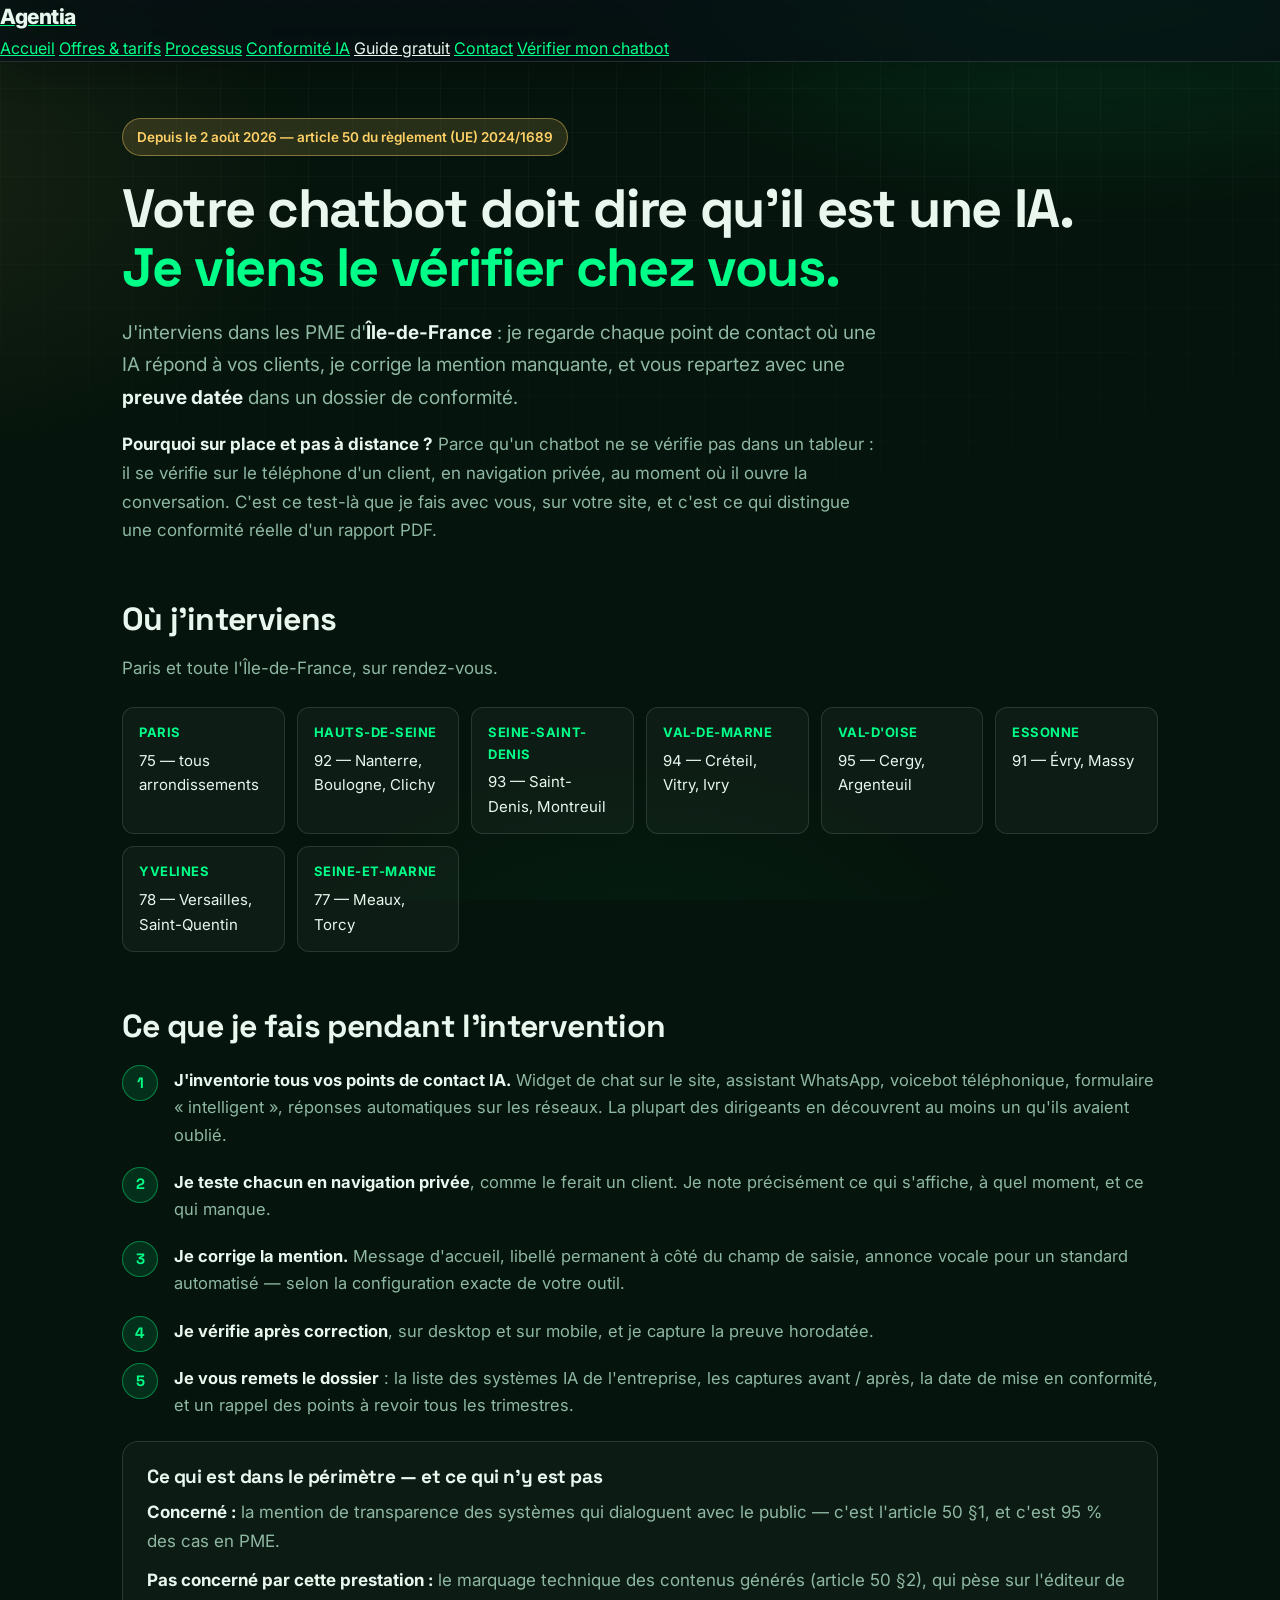
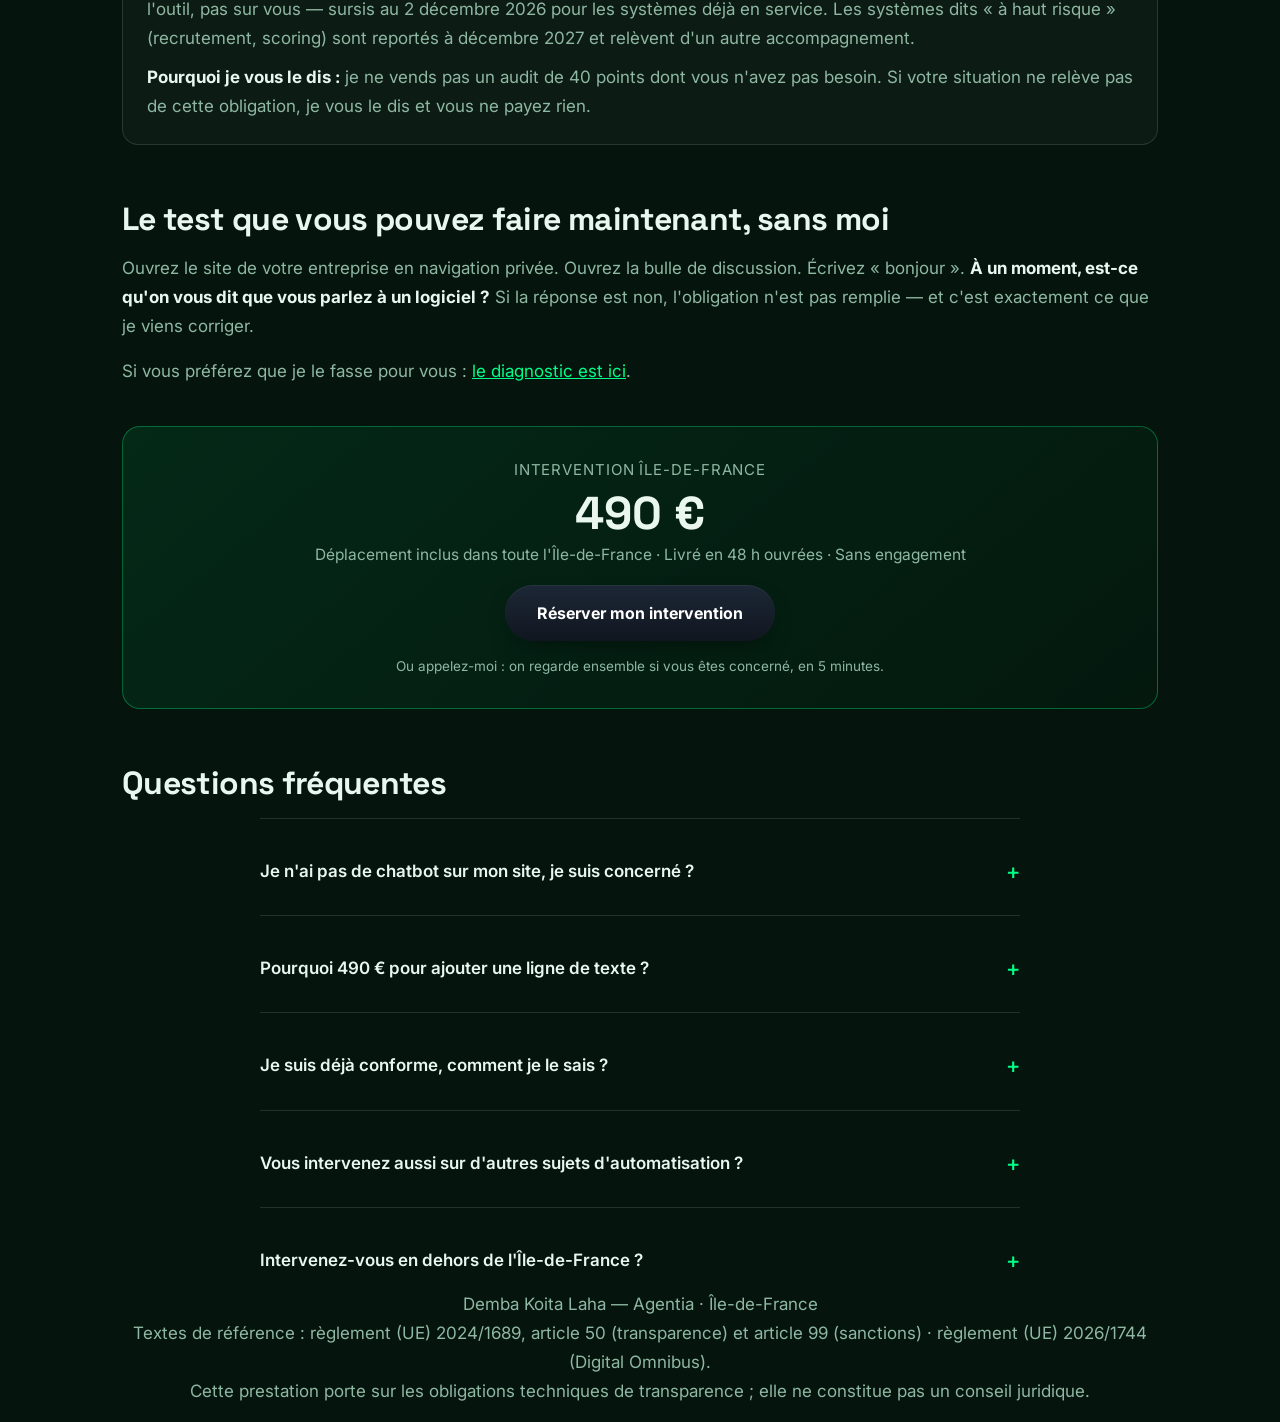
<file: art50-idf.html>
<!DOCTYPE html>
<html lang="fr">
<head>
<script async src="https://cloud.umami.is/script.js" data-website-id="e5abcaa5-b313-4845-a812-2038dceffb6d"></script>
<meta charset="UTF-8">
<meta name="viewport" content="width=device-width,initial-scale=1">
<title>Mise en conformité IA en Île-de-France — je viens dans votre PME | Agentia</title>
<meta name="description" content="Depuis le 2 août 2026, votre chatbot doit dire qu'il est une IA. Agentia intervient dans les PME d'Île-de-France : diagnostic sur place, correction du chatbot, preuve datée. 490 €, 48 h. Paris, 92, 93, 94, 95, 77, 78, 91.">
<meta name="robots" content="index,follow">
<link rel="canonical" href="https://dembis91-940.github.io/agentia/art50-idf.html">
<meta property="og:title" content="Conformité IA pour les PME d'Île-de-France — Agentia intervient sur place">
<meta property="og:description" content="Votre chatbot doit dire qu'il est une IA. Je viens le vérifier et le corriger chez vous. 490 €, 48 h, preuve datée.">
<meta property="og:type" content="website">
<script type="application/ld+json">
{
  "@context": "https://schema.org",
  "@type": "ProfessionalService",
  "name": "Agentia — Conformité IA pour PME",
  "description": "Diagnostic et mise en conformité de l'article 50 du règlement (UE) 2024/1689 pour les PME d'Île-de-France : la mention de transparence des chatbots et assistants IA.",
  "areaServed": [
    {"@type":"AdministrativeArea","name":"Paris"},
    {"@type":"AdministrativeArea","name":"Hauts-de-Seine"},
    {"@type":"AdministrativeArea","name":"Seine-Saint-Denis"},
    {"@type":"AdministrativeArea","name":"Val-de-Marne"},
    {"@type":"AdministrativeArea","name":"Val-d'Oise"},
    {"@type":"AdministrativeArea","name":"Essonne"},
    {"@type":"AdministrativeArea","name":"Yvelines"},
    {"@type":"AdministrativeArea","name":"Seine-et-Marne"}
  ],
  "serviceType": "Mise en conformité AI Act — article 50",
  "offers": {"@type":"Offer","price":"490","priceCurrency":"EUR","description":"Audit et mise en conformité Art. 50 — 48 h"},
  "url": "https://dembis91-940.github.io/agentia/art50-idf.html"
}
</script>
<link rel="preconnect" href="https://fonts.googleapis.com">
<link rel="preconnect" href="https://fonts.gstatic.com" crossorigin>
<link href="https://fonts.googleapis.com/css2?family=Space+Grotesk:wght@500;600;700&family=Inter:wght@400;500;600&display=swap" rel="stylesheet">
<link rel="stylesheet" href="css/style.css">
<style>
.idf{max-width:1080px;margin:0 auto;padding:0 22px}
.idf h1{font-size:clamp(30px,4.6vw,54px);line-height:1.08;letter-spacing:-.025em;margin:0 0 20px}
.idf h2{font-size:clamp(22px,3vw,32px);letter-spacing:-.02em;margin:56px 0 16px}
.idf h3{font-size:19px;margin:30px 0 10px}
.idf p{font-size:17px;line-height:1.7;color:var(--muted);margin:0 0 16px}
.idf strong{color:var(--ink)}
.badge-loi{display:inline-block;background:rgba(255,209,102,.14);border:1px solid rgba(255,209,102,.42);color:#ffd166;font-size:13.5px;font-weight:600;padding:7px 14px;border-radius:999px;margin-bottom:24px}
.zone{display:grid;grid-template-columns:repeat(auto-fit,minmax(150px,1fr));gap:12px;margin:24px 0}
.zone div{background:rgba(255,255,255,.035);border:1px solid var(--line);border-radius:12px;padding:14px 16px;font-size:15px;color:var(--ink)}
.zone b{color:var(--accent);display:block;font-size:13px;letter-spacing:.04em;text-transform:uppercase;margin-bottom:5px}
.carte{background:rgba(255,255,255,.03);border:1px solid var(--line);border-radius:16px;padding:24px;margin:22px 0}
.devis{background:linear-gradient(140deg,rgba(0,255,136,.09),rgba(0,255,136,.02));border:1px solid rgba(0,255,136,.32);border-radius:18px;padding:30px;margin:40px 0;text-align:center}
.prix{font-family:var(--font);font-size:46px;font-weight:700;color:var(--ink);line-height:1;margin:8px 0 6px}
.btn{display:inline-block;background:var(--accent);color:#04160d;font-weight:700;font-size:16px;padding:15px 32px;border-radius:999px;text-decoration:none;margin-top:16px}
.etapes{counter-reset:e;list-style:none;padding:0;margin:22px 0}
.etapes li{counter-increment:e;position:relative;padding-left:52px;margin-bottom:20px;font-size:16.5px;line-height:1.65;color:var(--muted)}
.etapes li::before{content:counter(e);position:absolute;left:0;top:-2px;width:34px;height:34px;border-radius:50%;background:rgba(0,255,136,.12);border:1px solid rgba(0,255,136,.4);color:var(--accent);font-family:var(--font);font-weight:700;font-size:15px;display:flex;align-items:center;justify-content:center}
.faq{border-top:1px solid var(--line);padding-top:22px;margin-top:14px}
.faq summary{cursor:pointer;font-weight:600;font-size:17px;color:var(--ink);padding:12px 0;list-style:none}
.faq summary::-webkit-details-marker{display:none}
.faq p{margin:0 0 10px;font-size:16px}
.footer-note{text-align:center;font-size:13.5px;color:var(--muted);margin:50px 0 30px;line-height:1.7}
</style>
</head>
<body>

<header class="machbar">
  <div class="machbar__inner">
    <a class="machbar__brand" href="index.html">
      <span class="logo">A<span class="logo-dot"></span>gentia</span>
    </a>
    <nav class="machbar__nav">
      <a href="index.html">Accueil</a>
      <a href="services.html">Offres &amp; tarifs</a>
      <a href="processus.html">Processus</a>
      <a href="art50.html">Conformité IA</a>
      <a href="automatisations-ia.html" style="color:var(--sc-accent)">Guide gratuit</a>
      <a href="contact.html">Contact</a>
      <a class="machbar__cta" href="art50.html">Vérifier mon chatbot</a>
    </nav>
  </div>
</header>

<main class="idf" id="top" style="padding-top:56px">

  <span class="badge-loi">Depuis le 2 août 2026 — article 50 du règlement (UE) 2024/1689</span>

  <h1>Votre chatbot doit dire qu'il est une IA.<br><span style="color:var(--accent)">Je viens le vérifier chez vous.</span></h1>

  <p style="font-size:19px;max-width:760px">J'interviens dans les PME d'<strong>Île-de-France</strong> : je regarde chaque point de contact où une IA répond à vos clients, je corrige la mention manquante, et vous repartez avec une <strong>preuve datée</strong> dans un dossier de conformité.</p>

  <p style="max-width:760px"><strong>Pourquoi sur place et pas à distance ?</strong> Parce qu'un chatbot ne se vérifie pas dans un tableur : il se vérifie sur le téléphone d'un client, en navigation privée, au moment où il ouvre la conversation. C'est ce test-là que je fais avec vous, sur votre site, et c'est ce qui distingue une conformité réelle d'un rapport PDF.</p>

  <h2>Où j'interviens</h2>
  <p>Paris et toute l'Île-de-France, sur rendez-vous.</p>
  <div class="zone">
    <div><b>Paris</b>75 — tous arrondissements</div>
    <div><b>Hauts-de-Seine</b>92 — Nanterre, Boulogne, Clichy</div>
    <div><b>Seine-Saint-Denis</b>93 — Saint-Denis, Montreuil</div>
    <div><b>Val-de-Marne</b>94 — Créteil, Vitry, Ivry</div>
    <div><b>Val-d'Oise</b>95 — Cergy, Argenteuil</div>
    <div><b>Essonne</b>91 — Évry, Massy</div>
    <div><b>Yvelines</b>78 — Versailles, Saint-Quentin</div>
    <div><b>Seine-et-Marne</b>77 — Meaux, Torcy</div>
  </div>

  <h2>Ce que je fais pendant l'intervention</h2>
  <ol class="etapes">
    <li><strong>J'inventorie tous vos points de contact IA.</strong> Widget de chat sur le site, assistant WhatsApp, voicebot téléphonique, formulaire « intelligent », réponses automatiques sur les réseaux. La plupart des dirigeants en découvrent au moins un qu'ils avaient oublié.</li>
    <li><strong>Je teste chacun en navigation privée</strong>, comme le ferait un client. Je note précisément ce qui s'affiche, à quel moment, et ce qui manque.</li>
    <li><strong>Je corrige la mention.</strong> Message d'accueil, libellé permanent à côté du champ de saisie, annonce vocale pour un standard automatisé — selon la configuration exacte de votre outil.</li>
    <li><strong>Je vérifie après correction</strong>, sur desktop et sur mobile, et je capture la preuve horodatée.</li>
    <li><strong>Je vous remets le dossier</strong> : la liste des systèmes IA de l'entreprise, les captures avant / après, la date de mise en conformité, et un rappel des points à revoir tous les trimestres.</li>
  </ol>

  <div class="carte">
    <h3 style="margin-top:0">Ce qui est dans le périmètre — et ce qui n'y est pas</h3>
    <p style="margin-bottom:10px"><strong>Concerné :</strong> la mention de transparence des systèmes qui dialoguent avec le public — c'est l'article 50 §1, et c'est 95 % des cas en PME.</p>
    <p style="margin-bottom:10px"><strong>Pas concerné par cette prestation :</strong> le marquage technique des contenus générés (article 50 §2), qui pèse sur l'éditeur de l'outil, pas sur vous — sursis au 2 décembre 2026 pour les systèmes déjà en service. Les systèmes dits « à haut risque » (recrutement, scoring) sont reportés à décembre 2027 et relèvent d'un autre accompagnement.</p>
    <p style="margin:0"><strong>Pourquoi je vous le dis :</strong> je ne vends pas un audit de 40 points dont vous n'avez pas besoin. Si votre situation ne relève pas de cette obligation, je vous le dis et vous ne payez rien.</p>
  </div>

  <h2>Le test que vous pouvez faire maintenant, sans moi</h2>
  <p>Ouvrez le site de votre entreprise en navigation privée. Ouvrez la bulle de discussion. Écrivez « bonjour ». <strong>À un moment, est-ce qu'on vous dit que vous parlez à un logiciel ?</strong> Si la réponse est non, l'obligation n'est pas remplie — et c'est exactement ce que je viens corriger.</p>
  <p>Si vous préférez que je le fasse pour vous : <a href="art50.html" style="color:var(--accent)">le diagnostic est ici</a>.</p>

  <div class="devis">
    <p style="margin:0;font-size:15px;letter-spacing:.06em;text-transform:uppercase;color:var(--muted)">Intervention Île-de-France</p>
    <div class="prix">490 €</div>
    <p style="margin:0;font-size:15.5px">Déplacement inclus dans toute l'Île-de-France · Livré en 48 h ouvrées · Sans engagement</p>
    <a class="btn" href="https://buy.stripe.com/eVq14pevk2HH9zn59WfrW0p">Réserver mon intervention</a>
    <p style="margin:14px 0 0;font-size:13.5px">Ou appelez-moi : on regarde ensemble si vous êtes concerné, en 5 minutes.</p>
  </div>

  <h2>Questions fréquentes</h2>

  <details class="faq">
    <summary>Je n'ai pas de chatbot sur mon site, je suis concerné ?</summary>
    <p>Si un formulaire, un assistant WhatsApp ou un répondeur automatique répond à vos clients, oui. Le critère n'est pas la technologie, c'est : <strong>une machine dialogue-t-elle avec une personne ?</strong> Si la réponse est non partout, l'intervention s'arrête et vous ne payez rien.</p>
  </details>

  <details class="faq">
    <summary>Pourquoi 490 € pour ajouter une ligne de texte ?</summary>
    <p>Parce que ce n'est pas une ligne de texte, c'est un inventaire, un test client par client, une correction dans l'outil et une preuve datée que vous pouvez présenter. Une plateforme en ligne vous vend un rapport à 199 € que vous devrez ensuite appliquer vous-même. Moi je le fais, et vous n'avez rien à comprendre à votre outil.</p>
  </details>

  <details class="faq">
    <summary>Je suis déjà conforme, comment je le sais ?</summary>
    <p>Faites le test ci-dessus. Si la mention apparaît dès l'ouverture de la conversation, sur ordinateur et sur téléphone, vous êtes en règle. Je vous le confirmerai gratuitement — et vous ne devez rien acheter.</p>
  </details>

  <details class="faq">
    <summary>Vous intervenez aussi sur d'autres sujets d'automatisation ?</summary>
    <p>Oui. Une fois la conformité réglée, la plupart des entreprises veulent aller plus loin : répondre aux appels manqués, qualifier les demandes entrantes, automatiser les devis et les relances. <a href="services.html" style="color:var(--accent)">C'est ici</a>.</p>
  </details>

  <details class="faq">
    <summary>Intervenez-vous en dehors de l'Île-de-France ?</summary>
    <p>Le déplacement est inclus en Île-de-France. Ailleurs en France, l'intervention se fait à distance en visioconférence — même méthode, même livrable.</p>
  </details>

  <p class="footer-note">
    Demba Koita Laha — Agentia · Île-de-France<br>
    Textes de référence : règlement (UE) 2024/1689, article 50 (transparence) et article 99 (sanctions) · règlement (UE) 2026/1744 (Digital Omnibus).<br>
    Cette prestation porte sur les obligations techniques de transparence ; elle ne constitue pas un conseil juridique.
  </p>

</main>
</body>
</html>
</file>
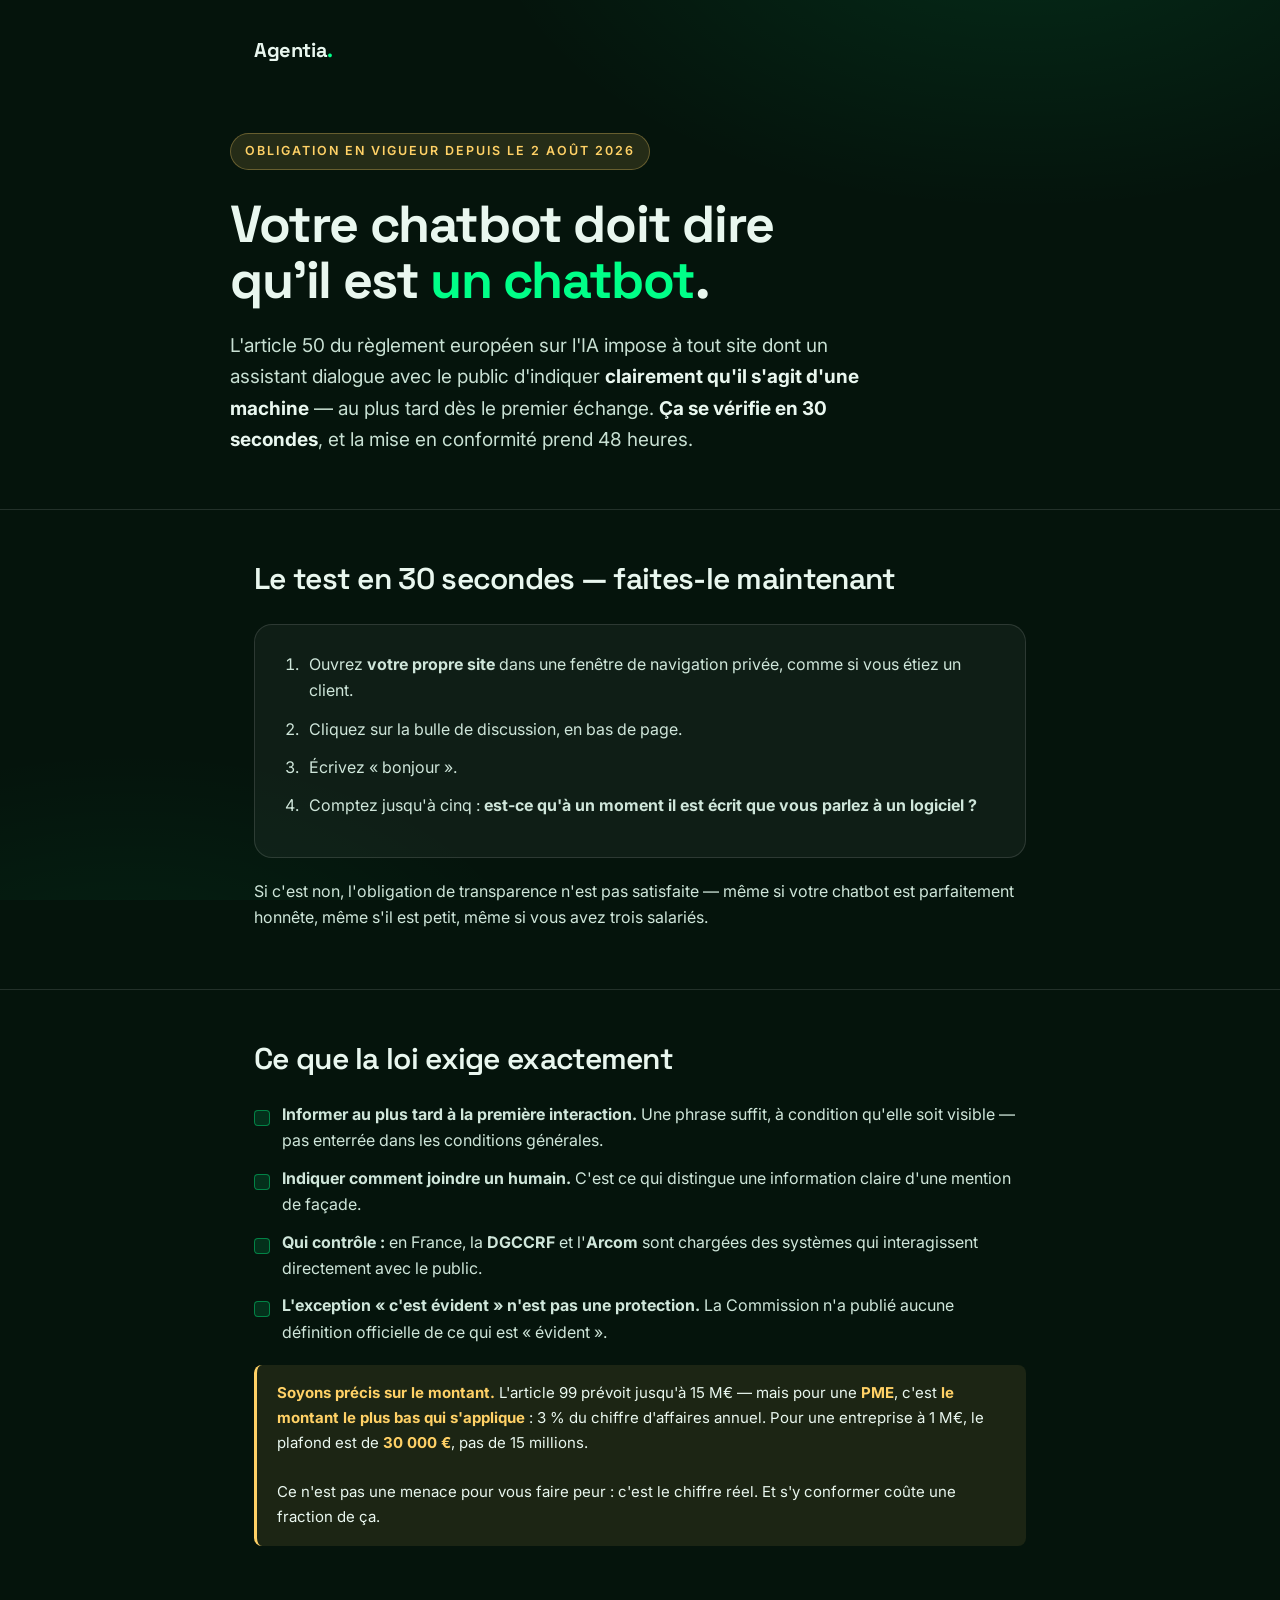
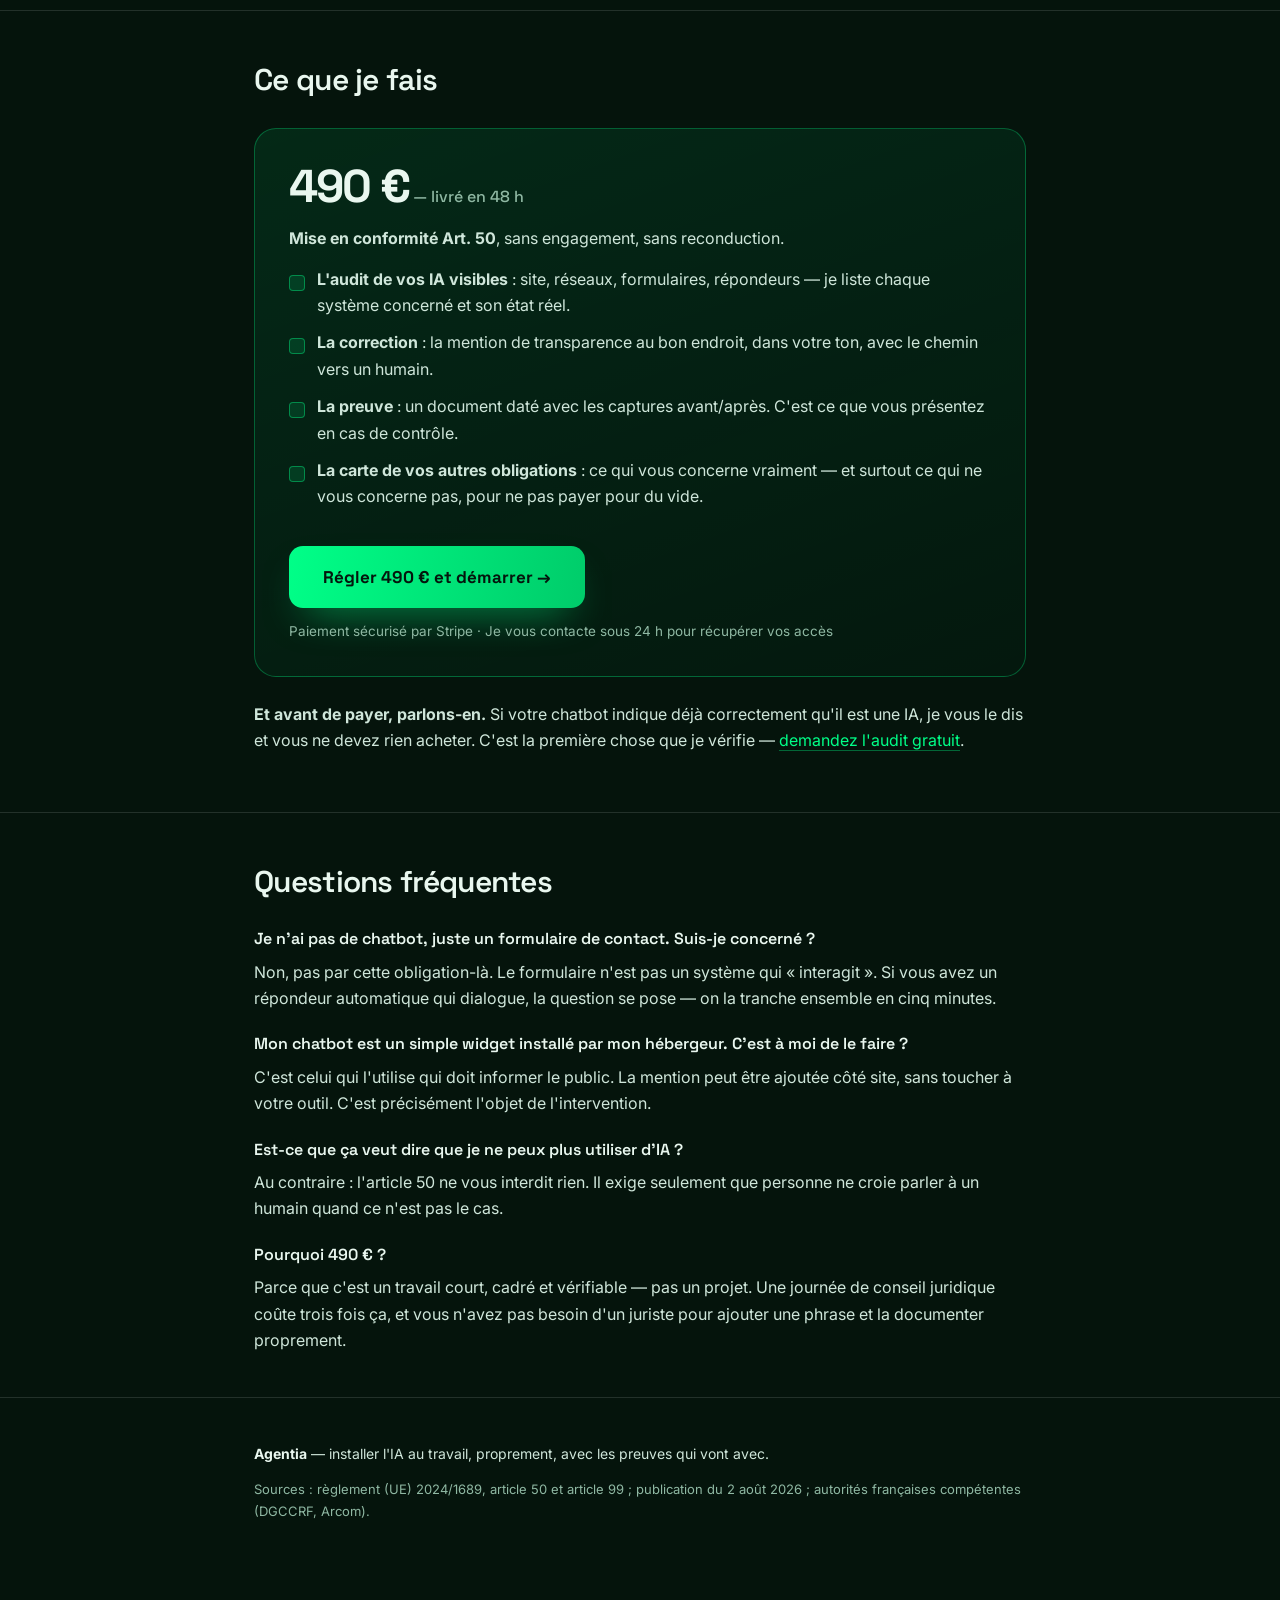
<file: art50.html>
<!DOCTYPE html>
<html lang="fr">
<head>
<script async src="https://cloud.umami.is/script.js" data-website-id="e5abcaa5-b313-4845-a812-2038dceffb6d"></script>
<meta charset="UTF-8">
<meta name="viewport" content="width=device-width, initial-scale=1.0, viewport-fit=cover">
<title>Votre chatbot doit dire qu'il est un chatbot — Conformité AI Act en 48 h | Agentia</title>
<meta name="description" content="Depuis le 2 août 2026, l'article 50 du règlement européen sur l'IA impose à tout site dont un chatbot dialogue avec le public d'indiquer clairement qu'il s'agit d'une IA. Audit et mise en conformité en 48 h — 490 €.">
<meta property="og:title" content="Votre chatbot doit dire qu'il est un chatbot">
<meta property="og:description" content="Obligation légale depuis le 2 août 2026. Mise en conformité en 48 h — 490 €.">
<meta property="og:type" content="website">
<link rel="preconnect" href="https://fonts.googleapis.com">
<link rel="preconnect" href="https://fonts.gstatic.com" crossorigin>
<link href="https://fonts.googleapis.com/css2?family=Space+Grotesk:wght@500;600;700&family=Inter:wght@400;500;600&display=swap" rel="stylesheet">
<style>
:root{
  --ink:#e9f7ef; --paper:#05140c; --card:rgba(255,255,255,.045);
  --accent:#00ff88; --accent-bright:#4dffa8; --accent-soft:rgba(0,255,136,.12);
  --gold:#ffd166; --muted:#8fb8a3; --line:rgba(255,255,255,.12);
  --danger:#ff6b6b; --radius:18px;
  --font:"Space Grotesk",system-ui,-apple-system,"Segoe UI",Roboto,sans-serif;
  --font-body:"Inter",-apple-system,BlinkMacSystemFont,"Segoe UI",Roboto,Helvetica,Arial,sans-serif;
}
*{margin:0;padding:0;box-sizing:border-box}
body{background:var(--paper);color:var(--ink);font-family:var(--font-body);line-height:1.65;
  background-image:radial-gradient(900px 500px at 80% -10%,rgba(0,255,136,.10),transparent 60%),
                   radial-gradient(700px 400px at 10% 110%,rgba(0,255,136,.06),transparent 60%);
  background-attachment:fixed}
.wrap{max-width:820px;margin:0 auto;padding:0 24px}
header{padding:34px 0 10px}
.logo{font-family:var(--font);font-weight:700;font-size:20px;letter-spacing:-.4px}
.logo span{color:var(--accent)}
.hero{padding:56px 0 40px}
.flag{display:inline-block;font-size:12.5px;font-weight:600;letter-spacing:2px;text-transform:uppercase;
  color:var(--gold);background:rgba(255,209,102,.13);border:1px solid rgba(255,209,102,.3);
  padding:7px 14px;border-radius:100px;margin-bottom:26px}
h1{font-family:var(--font);font-weight:700;font-size:clamp(32px,5.4vw,52px);line-height:1.08;letter-spacing:-1.4px}
h1 em{font-style:normal;color:var(--accent)}
.lead{font-size:clamp(16px,2.1vw,19px);color:#c8e0d3;margin-top:22px;max-width:640px}
.lead b{color:var(--ink)}
section{padding:44px 0;border-top:1px solid var(--line)}
h2{font-family:var(--font);font-weight:600;font-size:clamp(22px,3.2vw,30px);letter-spacing:-.7px;margin-bottom:18px}
h3{font-family:var(--font);font-weight:600;font-size:17px;margin:22px 0 8px}
p{margin-bottom:14px;color:#cfe6da}
ul{list-style:none;margin:14px 0}
li{padding-left:28px;position:relative;margin-bottom:11px;color:#cfe6da}
li:before{content:"";position:absolute;left:0;top:9px;width:14px;height:14px;border-radius:4px;
  background:var(--accent-soft);border:1px solid rgba(0,255,136,.4)}
li.no:before{background:rgba(255,107,107,.14);border-color:rgba(255,107,107,.45)}
.test{background:var(--card);border:1px solid var(--line);border-radius:var(--radius);padding:26px;margin:20px 0}
.test ol{margin:0;padding-left:22px}
.test li{padding-left:6px;margin-bottom:12px}
.test li:before{display:none}
.warn{background:rgba(255,209,102,.09);border-left:3px solid var(--gold);border-radius:8px;
  padding:16px 20px;margin:20px 0;font-size:15px}
.warn b{color:var(--gold)}
.offre{background:linear-gradient(160deg,rgba(0,255,136,.09),rgba(0,255,136,.02));
  border:1px solid rgba(0,255,136,.3);border-radius:22px;padding:34px;margin:24px 0}
.prix{font-family:var(--font);font-weight:700;font-size:46px;letter-spacing:-2px;color:var(--ink);line-height:1}
.prix small{font-size:16px;font-weight:500;color:var(--muted);letter-spacing:0}
.cta{display:inline-block;background:linear-gradient(100deg,#00ff88 0%,#00cc6a 100%);color:#04160d;
  font-family:var(--font);font-weight:700;font-size:17px;padding:17px 34px;border-radius:14px;
  text-decoration:none;margin-top:22px;box-shadow:0 18px 40px -18px rgba(0,255,136,.6);transition:transform .18s}
.cta:hover{transform:translateY(-2px)}
.cta-sub{font-size:13.5px;color:var(--muted);margin-top:12px}
.faq dt{font-family:var(--font);font-weight:600;color:var(--ink);margin-top:20px}
.faq dd{color:#cfe6da;margin-top:6px}
footer{padding:44px 0 70px;border-top:1px solid var(--line);color:var(--muted);font-size:14px}
footer b{color:var(--ink)}
.tag{font-size:13px;color:var(--muted)}
a.lien{color:var(--accent);text-decoration:none;border-bottom:1px solid rgba(0,255,136,.35)}
</style>
</head>
<body>

<header><div class="wrap"><div class="logo">Agentia<span>.</span></div></div></header>

<div class="wrap hero">
  <div class="flag">Obligation en vigueur depuis le 2 août 2026</div>
  <h1>Votre chatbot doit dire<br>qu'il est <em>un chatbot</em>.</h1>
  <p class="lead">L'article 50 du règlement européen sur l'IA impose à tout site dont un assistant dialogue avec le public
  d'indiquer <b>clairement qu'il s'agit d'une machine</b> — au plus tard dès le premier échange.
  <b>Ça se vérifie en 30 secondes</b>, et la mise en conformité prend 48 heures.</p>
</div>

<section><div class="wrap">
  <h2>Le test en 30 secondes — faites-le maintenant</h2>
  <div class="test">
    <ol>
      <li>Ouvrez <b>votre propre site</b> dans une fenêtre de navigation privée, comme si vous étiez un client.</li>
      <li>Cliquez sur la bulle de discussion, en bas de page.</li>
      <li>Écrivez « bonjour ».</li>
      <li>Comptez jusqu'à cinq : <b>est-ce qu'à un moment il est écrit que vous parlez à un logiciel ?</b></li>
    </ol>
  </div>
  <p>Si c'est non, l'obligation de transparence n'est pas satisfaite — même si votre chatbot est parfaitement honnête,
  même s'il est petit, même si vous avez trois salariés.</p>
</div></section>

<section><div class="wrap">
  <h2>Ce que la loi exige exactement</h2>
  <ul>
    <li><b>Informer au plus tard à la première interaction.</b> Une phrase suffit, à condition qu'elle soit visible — pas enterrée dans les conditions générales.</li>
    <li><b>Indiquer comment joindre un humain.</b> C'est ce qui distingue une information claire d'une mention de façade.</li>
    <li><b>Qui contrôle :</b> en France, la <b>DGCCRF</b> et l'<b>Arcom</b> sont chargées des systèmes qui interagissent directement avec le public.</li>
    <li><b>L'exception « c'est évident » n'est pas une protection.</b> La Commission n'a publié aucune définition officielle de ce qui est « évident ».</li>
  </ul>
  <div class="warn">
    <b>Soyons précis sur le montant.</b> L'article 99 prévoit jusqu'à 15 M€ — mais pour une <b>PME</b>, c'est
    <b>le montant le plus bas qui s'applique</b> : 3 % du chiffre d'affaires annuel. Pour une entreprise à 1 M€,
    le plafond est de <b>30 000 €</b>, pas de 15 millions.
    <br><br>Ce n'est pas une menace pour vous faire peur : c'est le chiffre réel. Et s'y conformer coûte une fraction de ça.
  </div>
</div></section>

<section><div class="wrap">
  <h2>Ce que je fais</h2>
  <div class="offre">
    <div class="prix">490 €<small> — livré en 48 h</small></div>
    <p style="margin-top:16px"><b>Mise en conformité Art. 50</b>, sans engagement, sans reconduction.</p>
    <ul>
      <li><b>L'audit de vos IA visibles</b> : site, réseaux, formulaires, répondeurs — je liste chaque système concerné et son état réel.</li>
      <li><b>La correction</b> : la mention de transparence au bon endroit, dans votre ton, avec le chemin vers un humain.</li>
      <li><b>La preuve</b> : un document daté avec les captures avant/après. C'est ce que vous présentez en cas de contrôle.</li>
      <li><b>La carte de vos autres obligations</b> : ce qui vous concerne vraiment — et surtout ce qui ne vous concerne pas, pour ne pas payer pour du vide.</li>
    </ul>
    <a class="cta" href="https://buy.stripe.com/eVq14pevk2HH9zn59WfrW0p">Régler 490 € et démarrer →</a>
    <div class="cta-sub">Paiement sécurisé par Stripe · Je vous contacte sous 24 h pour récupérer vos accès</div>
  </div>
  <p><b>Et avant de payer, parlons-en.</b> Si votre chatbot indique déjà correctement qu'il est une IA,
  je vous le dis et vous ne devez rien acheter. C'est la première chose que je vérifie —
  <a class="lien" href="contact.html">demandez l'audit gratuit</a>.</p>
</div></section>

<section><div class="wrap">
  <h2>Questions fréquentes</h2>
  <dl class="faq">
    <dt>Je n'ai pas de chatbot, juste un formulaire de contact. Suis-je concerné ?</dt>
    <dd>Non, pas par cette obligation-là. Le formulaire n'est pas un système qui « interagit ». Si vous avez un répondeur automatique qui dialogue, la question se pose — on la tranche ensemble en cinq minutes.</dd>

    <dt>Mon chatbot est un simple widget installé par mon hébergeur. C'est à moi de le faire ?</dt>
    <dd>C'est celui qui l'utilise qui doit informer le public. La mention peut être ajoutée côté site, sans toucher à votre outil. C'est précisément l'objet de l'intervention.</dd>

    <dt>Est-ce que ça veut dire que je ne peux plus utiliser d'IA ?</dt>
    <dd>Au contraire : l'article 50 ne vous interdit rien. Il exige seulement que personne ne croie parler à un humain quand ce n'est pas le cas.</dd>

    <dt>Pourquoi 490 € ?</dt>
    <dd>Parce que c'est un travail court, cadré et vérifiable — pas un projet. Une journée de conseil juridique coûte trois fois ça, et vous n'avez pas besoin d'un juriste pour ajouter une phrase et la documenter proprement.</dd>
  </dl>
</div></section>

<footer><div class="wrap">
  <p><b>Agentia</b> — installer l'IA au travail, proprement, avec les preuves qui vont avec.</p>
  <p class="tag">Sources : règlement (UE) 2024/1689, article 50 et article 99 ; publication du 2 août 2026 ; autorités françaises compétentes (DGCCRF, Arcom).</p>
</div></footer>

</body>
</html>
</file>
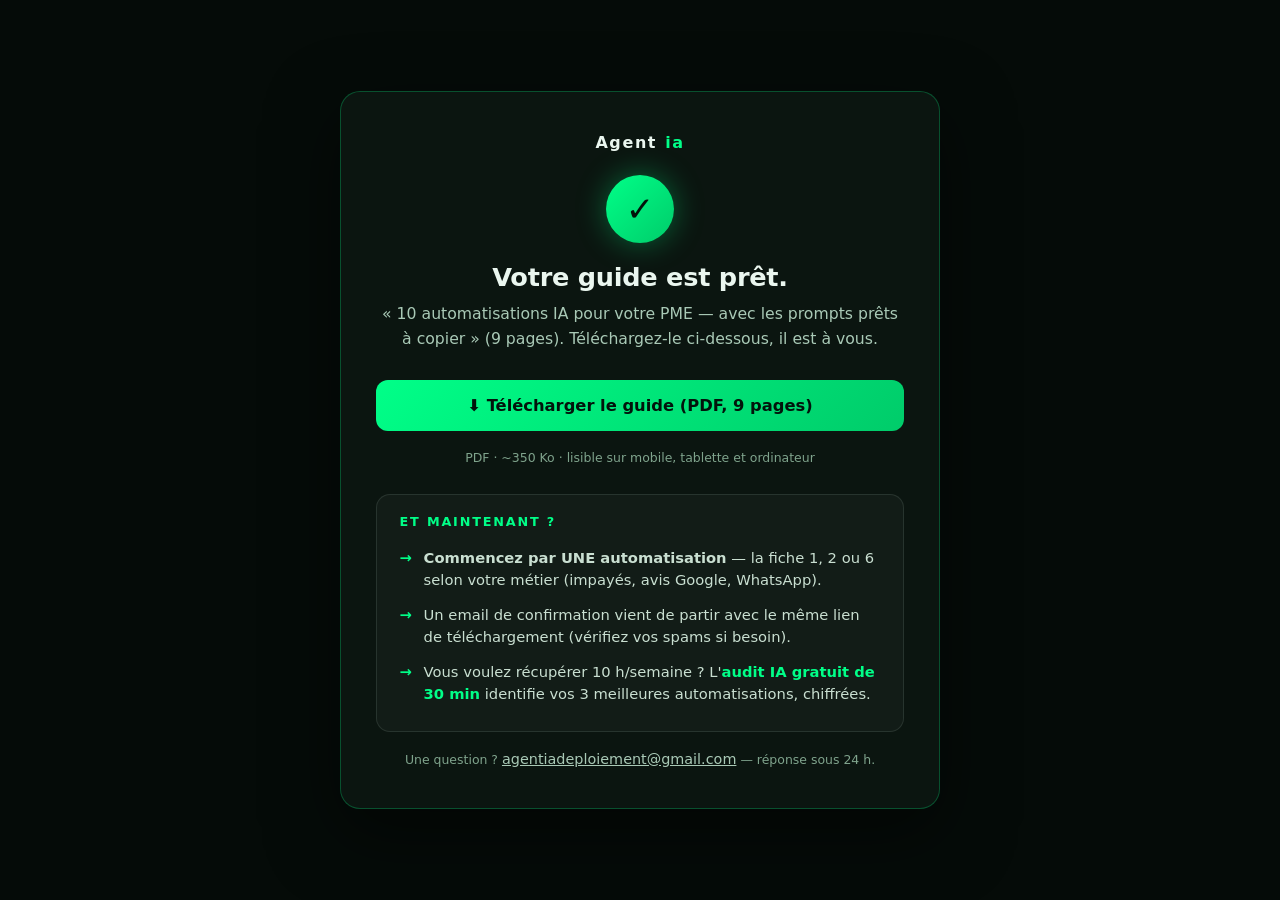
<file: merci-automatisations.html>
<!DOCTYPE html>
<html lang="fr">
<head>
<meta charset="UTF-8">
<meta name="viewport" content="width=device-width, initial-scale=1.0">
<title>Votre guide est prêt — Agentia</title>
<meta name="description" content="Téléchargez votre guide gratuit Agentia : 10 automatisations IA avec prompts.">
<meta name="robots" content="noindex">
<link rel="icon" href="data:image/svg+xml,<svg xmlns='http://www.w3.org/2000/svg' viewBox='0 0 32 32'><rect width='32' height='32' rx='7' fill='%23050b08'/><path d='M8 22 L8 12 L16 12 L16 20 L24 20' fill='none' stroke='%2300ff88' stroke-width='3' stroke-linecap='round' stroke-linejoin='round'/><circle cx='24' cy='12' r='3' fill='%2300ff88'/></svg>">
<style>
  * { margin:0; padding:0; box-sizing:border-box; }
  body { font-family:'Avenir Next','Segoe UI',system-ui,sans-serif; background:#050b08; color:#eaf6ef; min-height:100vh; display:flex; align-items:center; justify-content:center; padding:2rem 1.25rem; }
  .card { max-width:600px; width:100%; background:#0b1510; border:1px solid rgba(0,255,136,.25); border-radius:20px; padding:2.6rem 2.2rem; text-align:center; box-shadow:0 24px 70px rgba(0,0,0,.5); }
  .mark { display:flex; align-items:center; justify-content:center; gap:.5rem; font-weight:800; letter-spacing:.1em; margin-bottom:1.4rem; color:#eaf6ef; }
  .mark i { font-style:normal; color:#00ff88; }
  .check { width:68px; height:68px; border-radius:50%; background:linear-gradient(135deg,#00ff88,#00cc6a); color:#02130b; font-size:34px; font-weight:800; display:flex; align-items:center; justify-content:center; margin:0 auto 1.2rem; box-shadow:0 0 30px rgba(0,255,136,.35); }
  h1 { font-size:1.6rem; letter-spacing:-.01em; margin-bottom:.6rem; }
  .sub { color:#a9c9b6; font-size:.98rem; line-height:1.6; margin-bottom:1.8rem; }
  .dl { display:block; background:linear-gradient(135deg,#00ff88,#00cc6a); color:#02130b; text-decoration:none; font-weight:800; font-size:1.02rem; padding:1rem 1.4rem; border-radius:12px; margin-bottom:1.2rem; transition:transform .15s ease, filter .15s ease; }
  .dl:hover { transform:translateY(-2px); filter:brightness(1.06); }
  .meta { font-size:.78rem; color:#7fa38c; margin-bottom:1.8rem; }
  .next { text-align:left; background:rgba(255,255,255,.03); border:1px solid rgba(150,176,162,.16); border-radius:14px; padding:1.2rem 1.4rem; margin-bottom:1.2rem; }
  .next h2 { font-size:.8rem; letter-spacing:.14em; text-transform:uppercase; color:#00ff88; margin-bottom:.7rem; }
  .next ul { list-style:none; }
  .next li { padding:.4rem 0 .4rem 1.5rem; position:relative; font-size:.92rem; line-height:1.5; color:#c9dfd1; text-align:left; }
  .next li::before { content:"→"; position:absolute; left:0; color:#00ff88; font-weight:700; }
  .next a { color:#00ff88; text-decoration:none; font-weight:600; }
  .foot { margin-top:1rem; font-size:.78rem; color:#7fa38c; }
  a.ghost { color:#a9c9b6; font-size:.9rem; }
</style>
</head>
<body>
  <div class="card">
    <div class="mark">Agent<i>ia</i></div>
    <div class="check">✓</div>
    <h1>Votre guide est prêt.</h1>
    <p class="sub">« 10 automatisations IA pour votre PME — avec les prompts prêts à copier » (9 pages). Téléchargez-le ci-dessous, il est à vous.</p>
    <a class="dl" href="pdf/10-automatisations-ia-agentia.pdf" download>⬇ Télécharger le guide (PDF, 9 pages)</a>
    <div class="meta">PDF · ~350 Ko · lisible sur mobile, tablette et ordinateur</div>
    <div class="next">
      <h2>Et maintenant ?</h2>
      <ul>
        <li><b>Commencez par UNE automatisation</b> — la fiche 1, 2 ou 6 selon votre métier (impayés, avis Google, WhatsApp).</li>
        <li>Un email de confirmation vient de partir avec le même lien de téléchargement (vérifiez vos spams si besoin).</li>
        <li>Vous voulez récupérer 10 h/semaine ? L'<a href="audit.html">audit IA gratuit de 30 min</a> identifie vos 3 meilleures automatisations, chiffrées.</li>
      </ul>
    </div>
    <p class="foot">Une question ? <a class="ghost" href="mailto:agentiadeploiement@gmail.com">agentiadeploiement@gmail.com</a> — réponse sous 24 h.</p>
  </div>
</body>
</html>
</file>
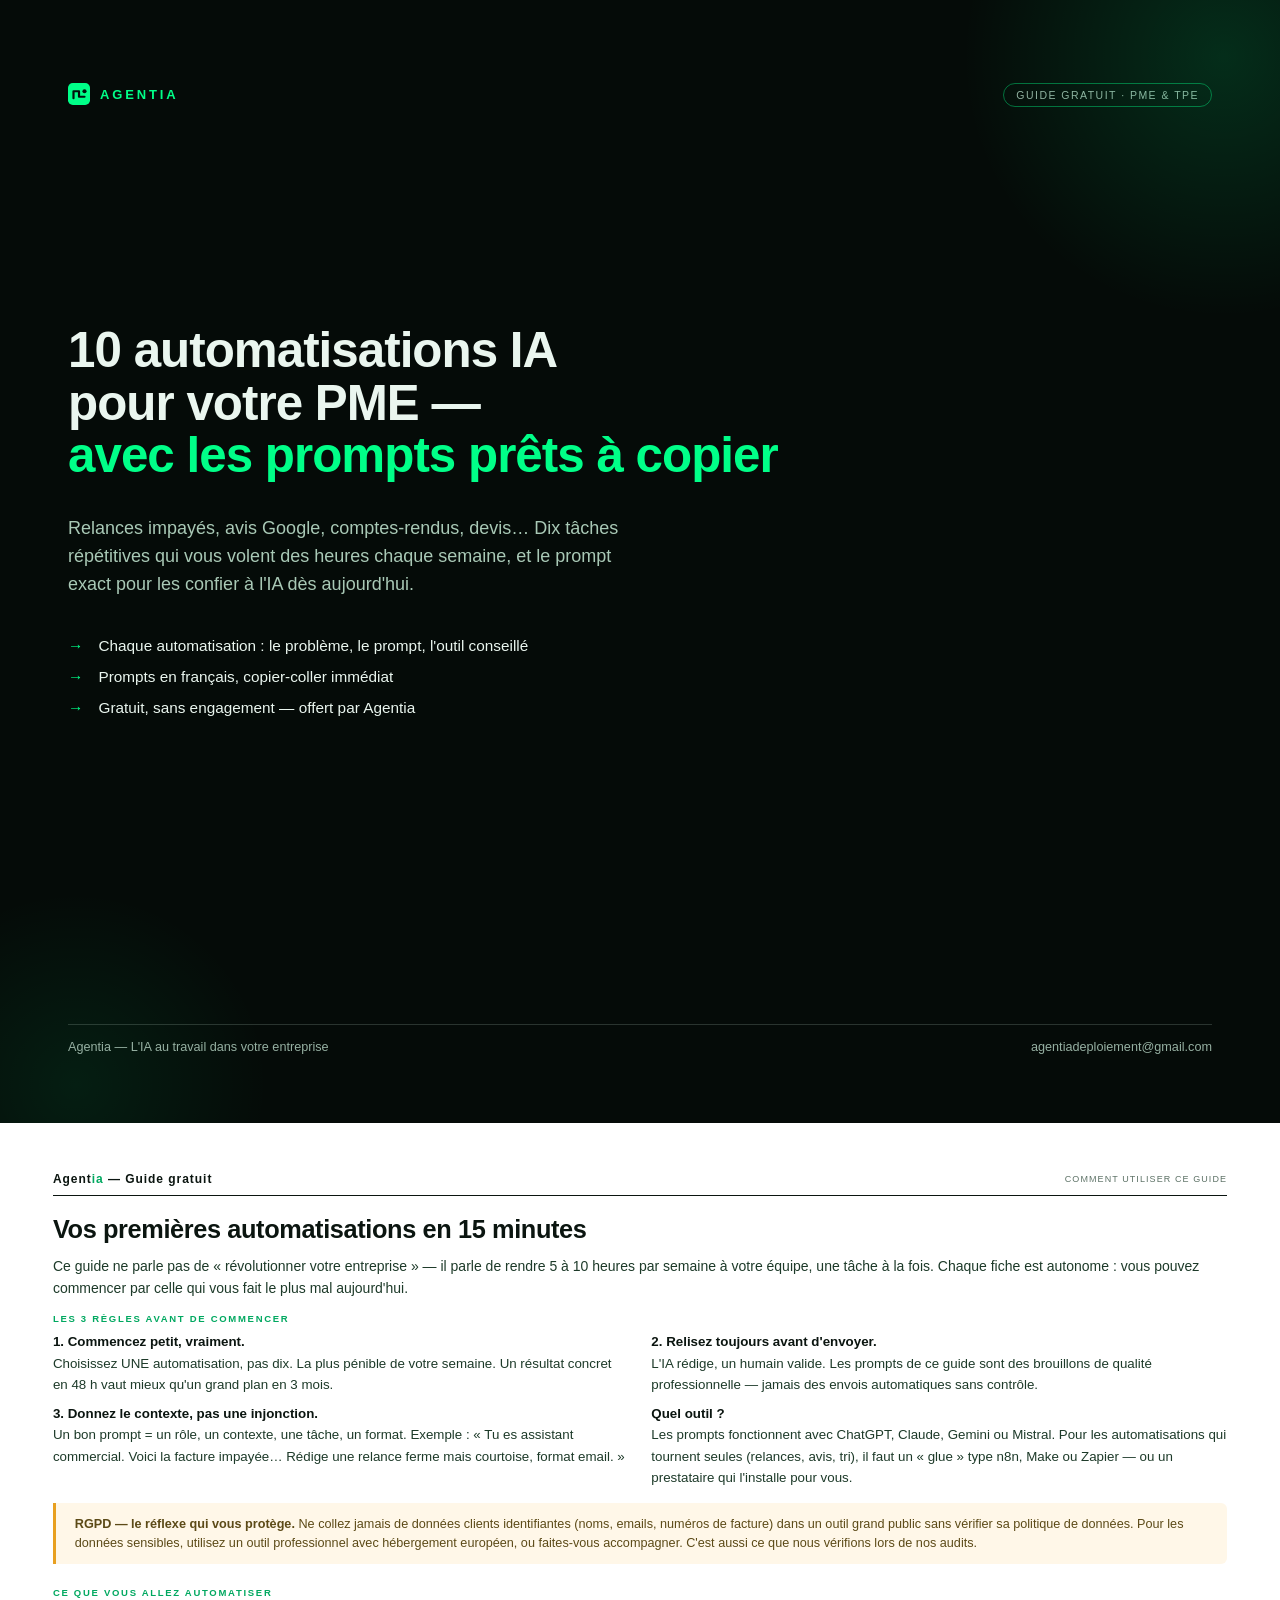
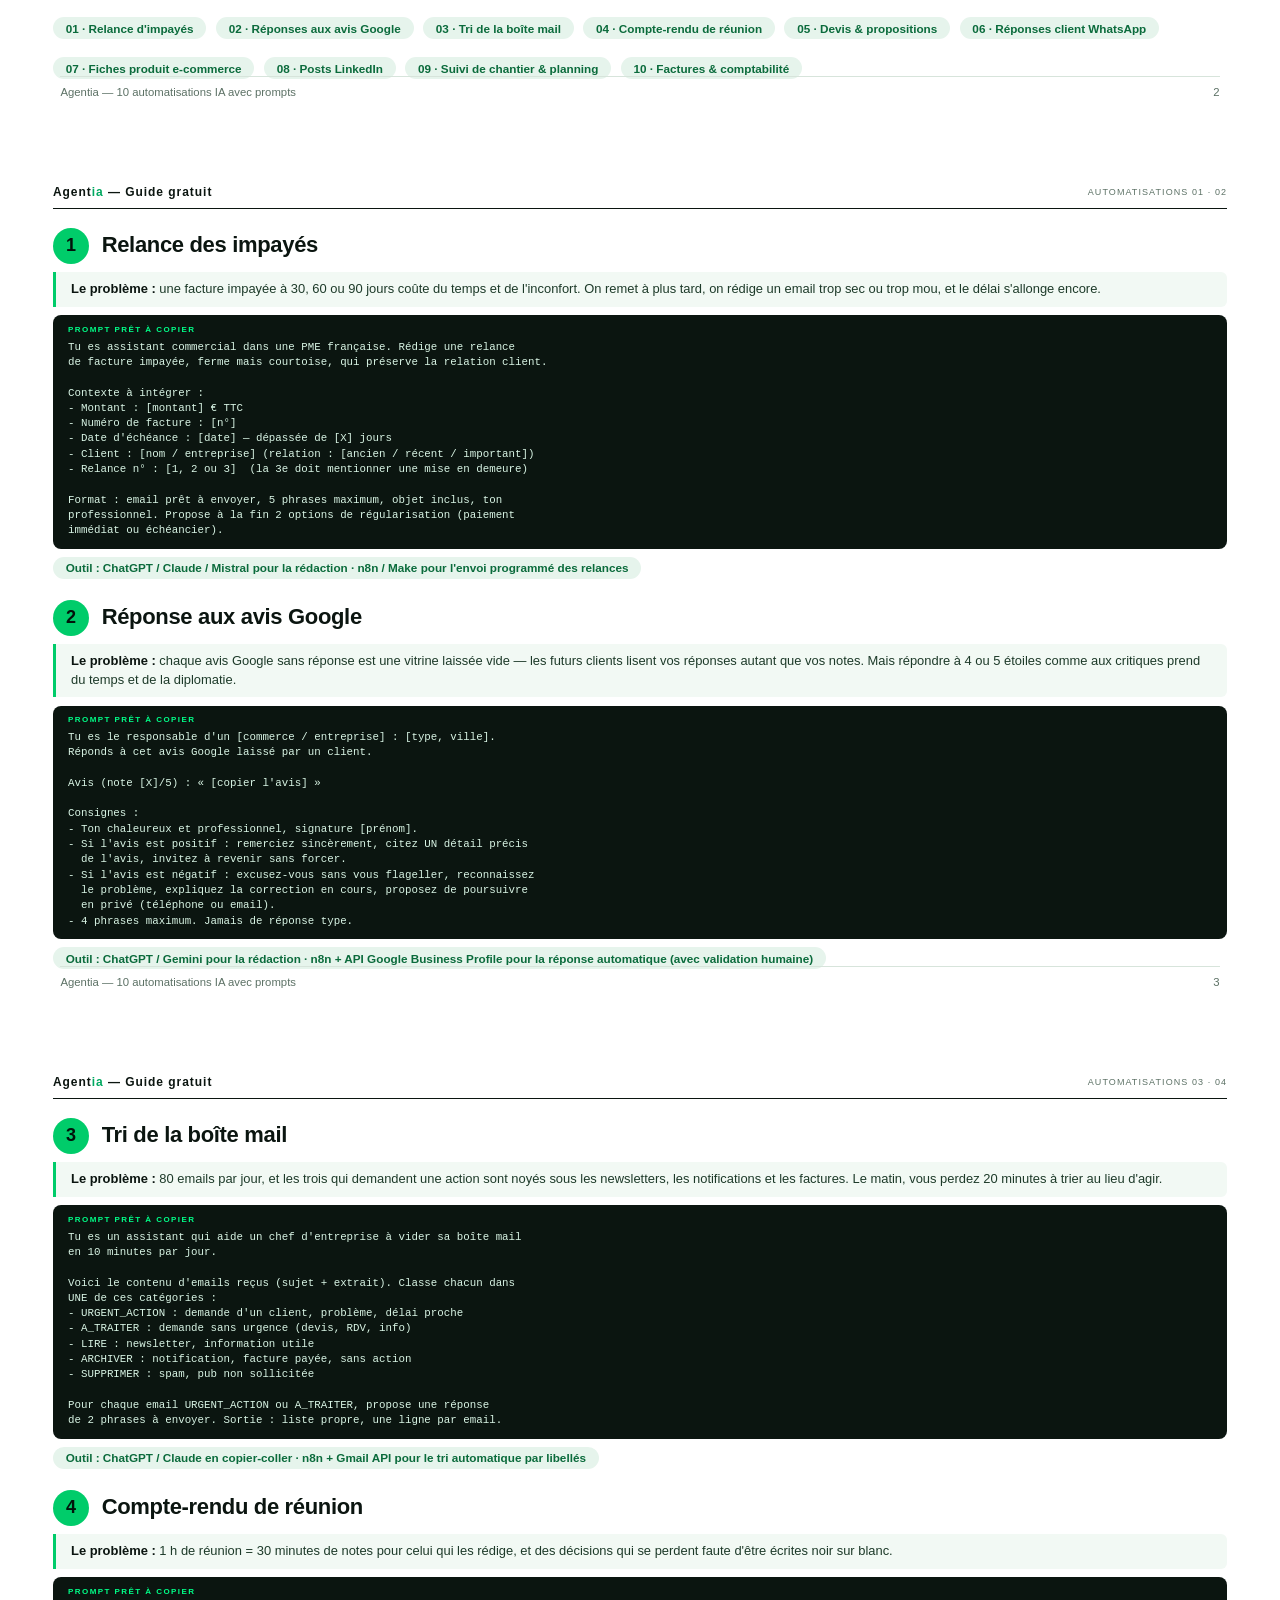
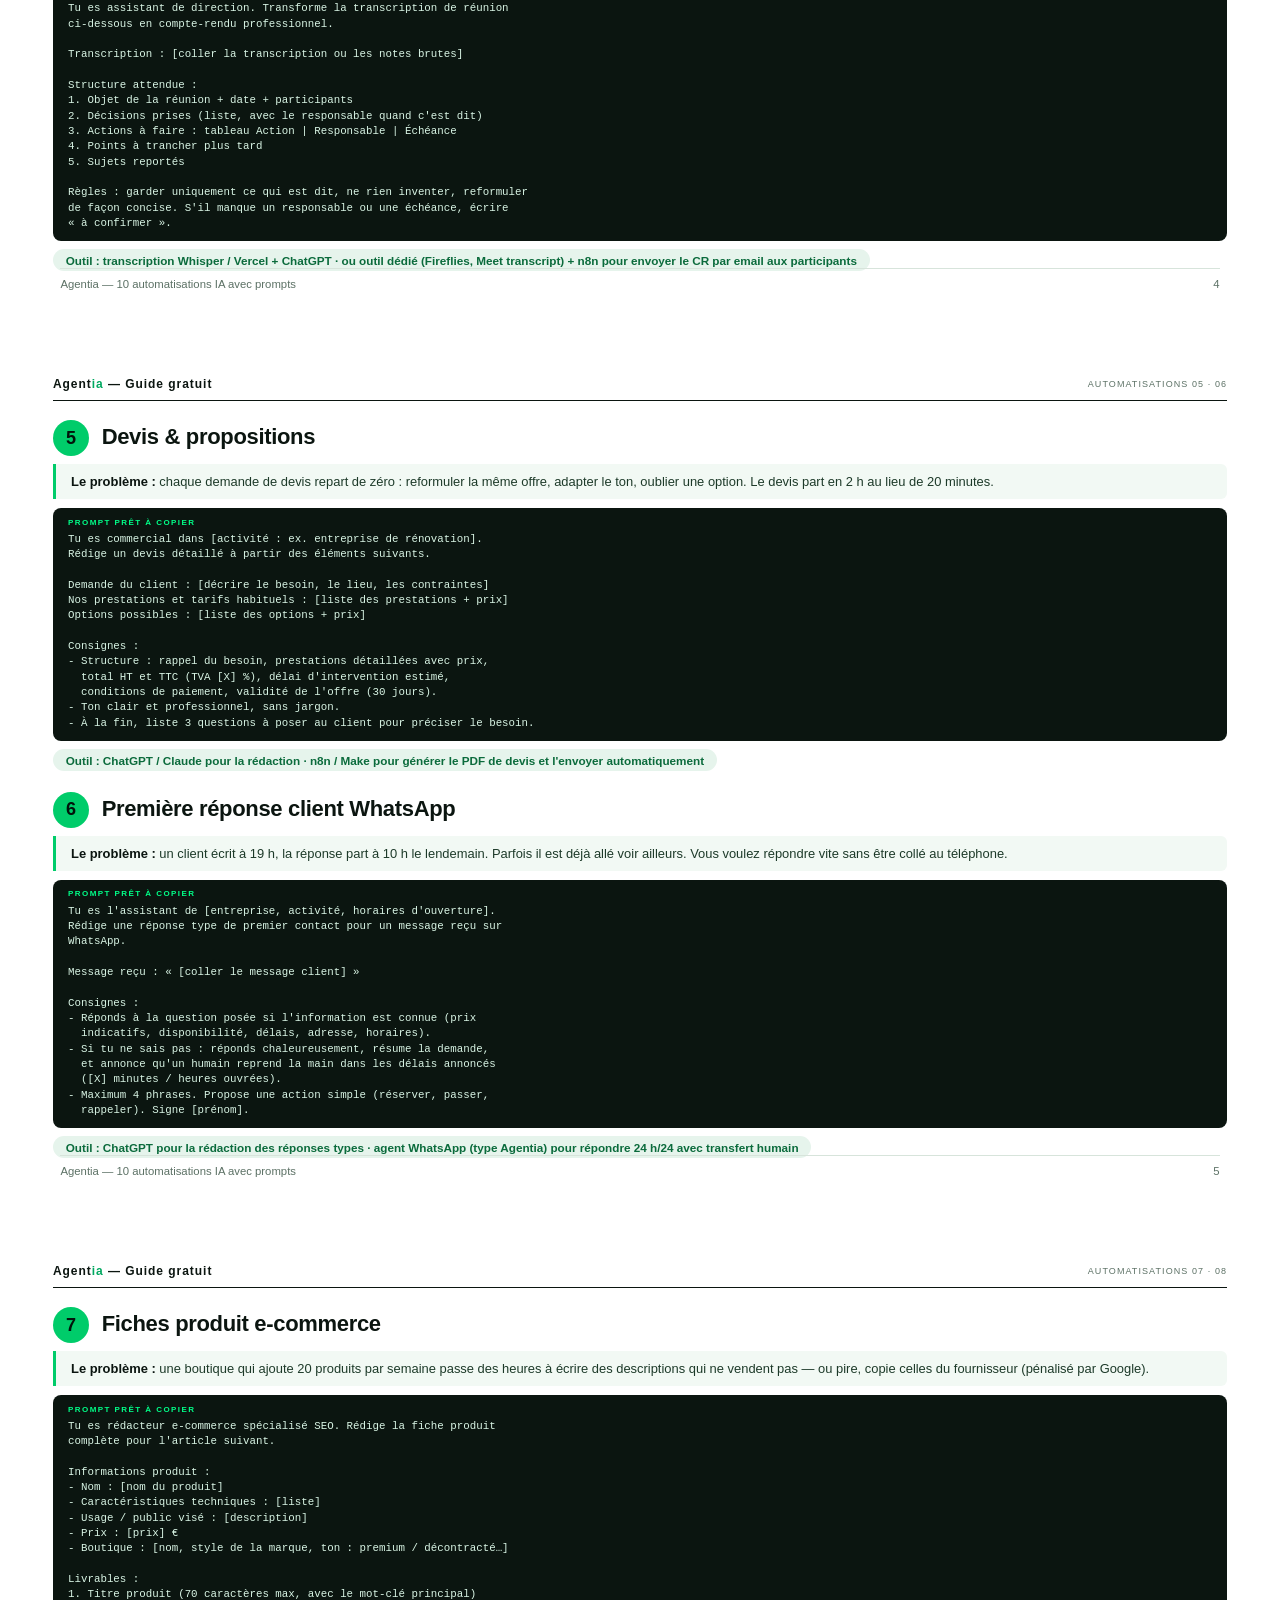
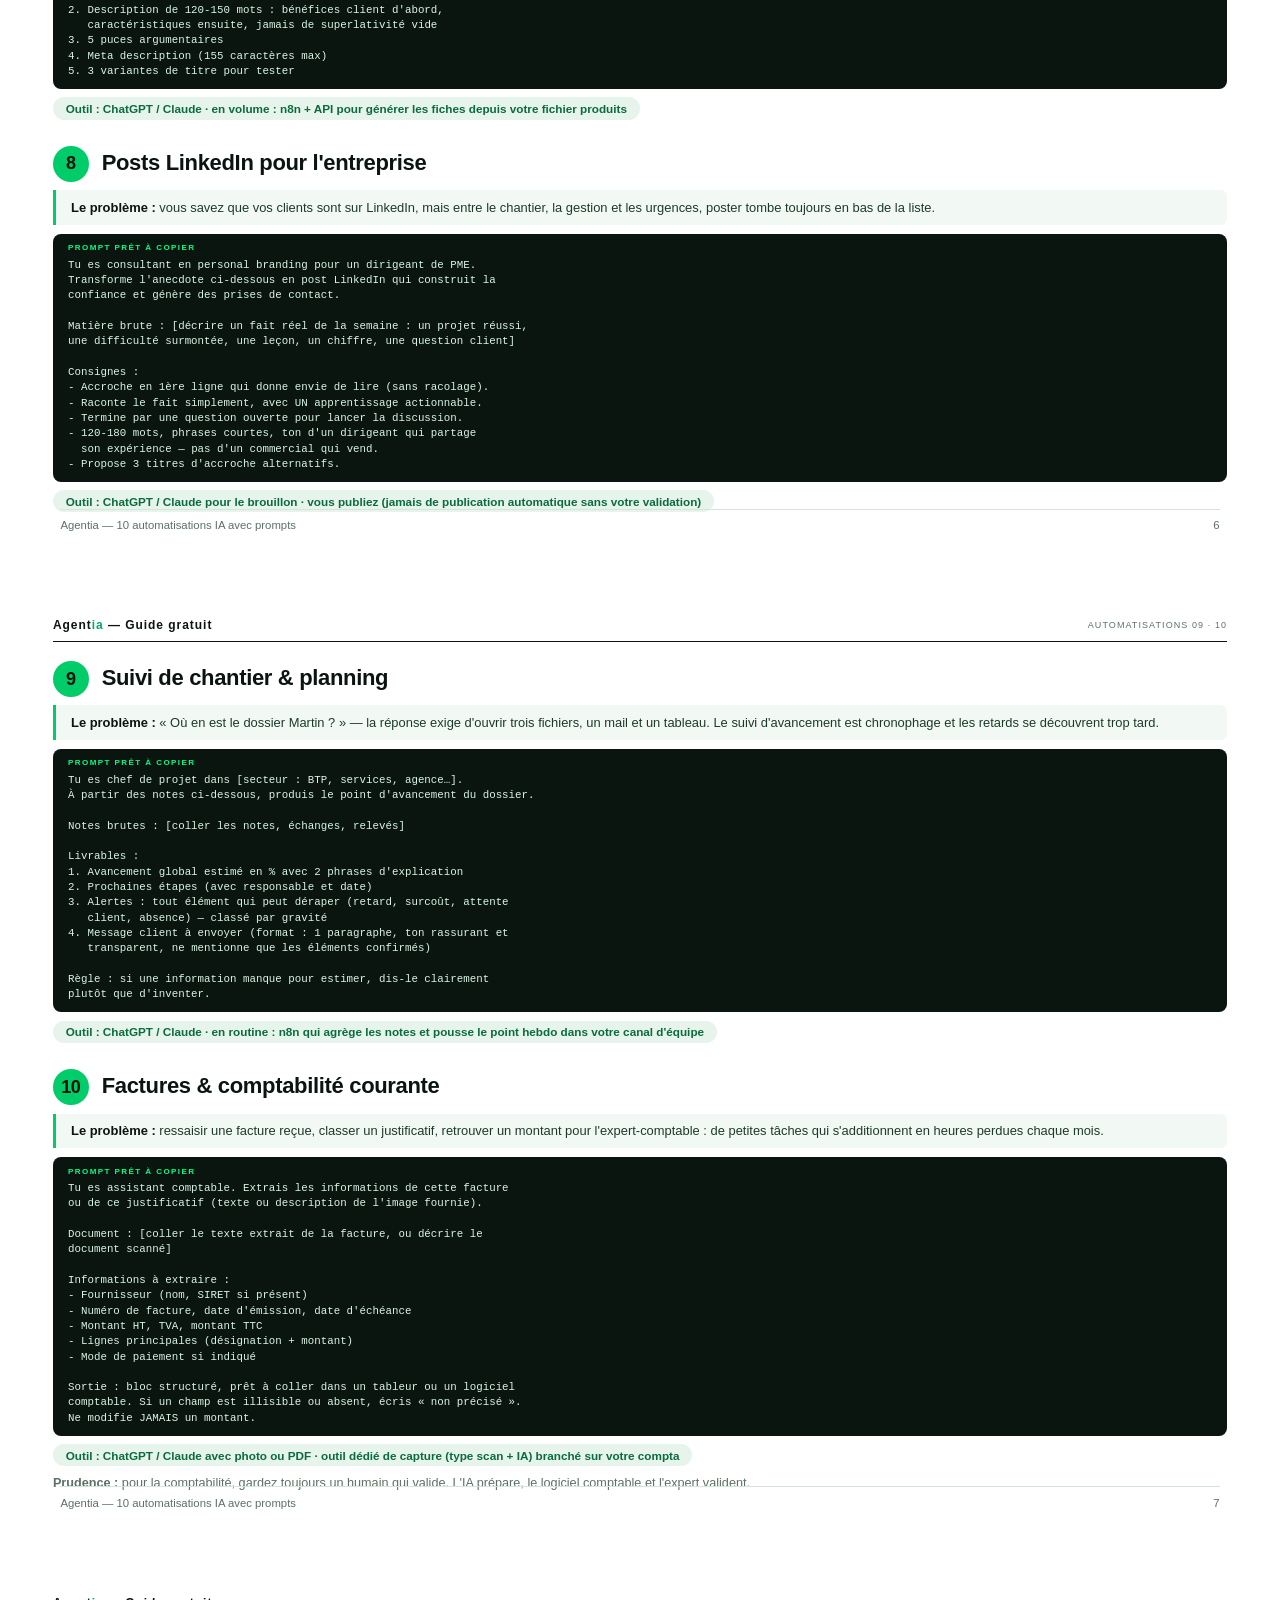
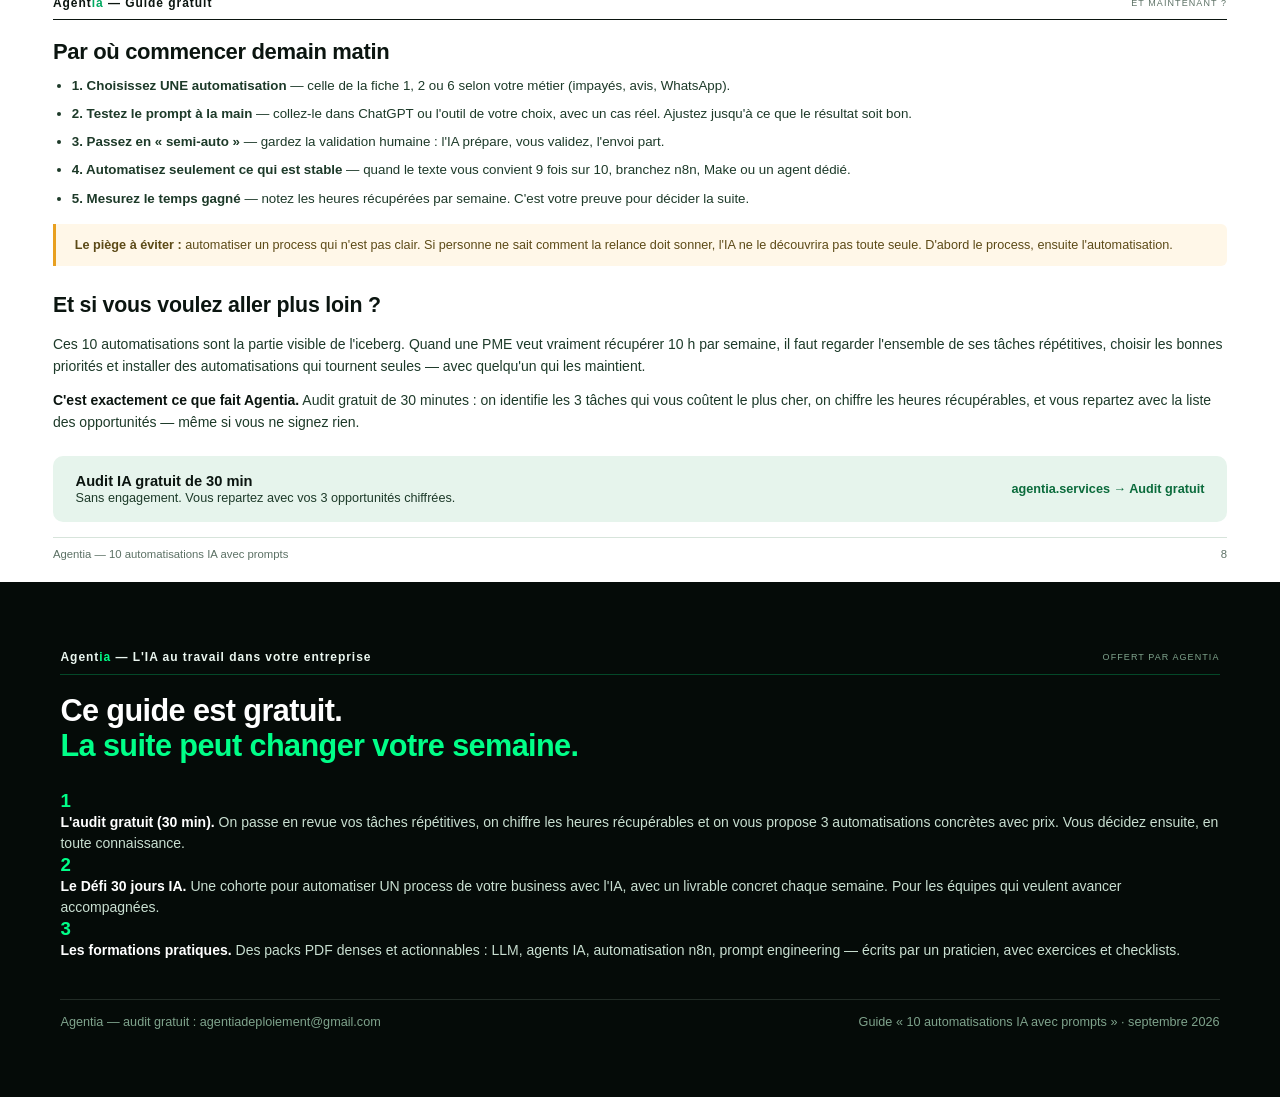
<file: pdf/10-automatisations-ia.html>
<!DOCTYPE html>
<html lang="fr">
<head>
<meta charset="UTF-8">
<title>10 automatisations IA pour votre PME — Agentia</title>
<style>
  /* ============================================================
     LEAD MAGNET AGENTIA — « 10 automatisations IA avec prompts »
     PDF A4 : guide clair, accent vert Agentia #00cc6a, blocs prompts sombres.
     ============================================================ */
  @page { size: A4; margin: 0; }
  * { margin:0; padding:0; box-sizing:border-box; }
  body { font-family: 'Helvetica Neue', Helvetica, Arial, sans-serif; color:#12241b; background:#ffffff; }
  .page { page-break-after: always; padding: 0; position: relative; }
  .page:last-child { page-break-after: auto; }

  /* ---------- cover ---------- */
  .cover { height: 297mm; background: #050b08; color:#eaf6ef; padding: 22mm 18mm; position:relative; overflow:hidden; }
  .cover::after { content:""; position:absolute; width:150mm; height:150mm; border-radius:50%; background:radial-gradient(circle, rgba(0,255,136,.14), transparent 65%); top:-60mm; right:-60mm; }
  .cover::before { content:""; position:absolute; width:120mm; height:120mm; border-radius:50%; background:radial-gradient(circle, rgba(0,255,136,.08), transparent 60%); bottom:-50mm; left:-40mm; }
  .cmark { display:flex; align-items:center; gap:10px; font-size:13px; letter-spacing:.22em; text-transform:uppercase; font-weight:700; color:#00ff88; }
  .cmark svg { width:22px; height:22px; }
  .ctag { position:absolute; top:22mm; right:18mm; font-size:10.5px; letter-spacing:.14em; text-transform:uppercase; color:#96b0a2; border:1px solid rgba(0,255,136,.4); border-radius:999px; padding:5px 12px; }
  .cmain { position:relative; z-index:2; margin-top:58mm; }
  .ch1 { font-size:37pt; line-height:1.06; font-weight:800; letter-spacing:-.02em; }
  .ch1 span { color:#00ff88; }
  .csub { margin-top:9mm; font-size:13.5pt; line-height:1.55; color:#a9c9b6; max-width:150mm; }
  .cbullets { margin-top:10mm; display:flex; flex-direction:column; gap:3.5mm; }
  .cbullet { display:flex; gap:4mm; align-items:flex-start; font-size:11.5pt; color:#eaf6ef; }
  .cbullet b { color:#00ff88; }
  .cfoot { position:absolute; bottom:18mm; left:18mm; right:18mm; z-index:2; display:flex; justify-content:space-between; font-size:9.5pt; color:#96b0a2; border-top:1px solid rgba(150,176,162,.25); padding-top:4mm; }

  /* ---------- content pages ---------- */
  .content { padding: 13mm 14mm 15mm 14mm; position:relative; }
  .headerline { display:flex; justify-content:space-between; align-items:center; margin-bottom:5mm; border-bottom:1.5px solid #0b1510; padding-bottom:2.4mm; }
  .headerline .brand { font-weight:800; font-size:12px; letter-spacing:.08em; color:#0b1510; }
  .headerline .brand i { font-style:normal; color:#00a860; }
  .headerline .pagelbl { font-size:9px; color:#5c7165; letter-spacing:.12em; text-transform:uppercase; }
  h2.auto { font-size:16.5pt; font-weight:800; color:#0b1510; margin: 2.5mm 0 1.6mm; letter-spacing:-.015em; }
  .numbadge { display:inline-flex; width:9.5mm; height:9.5mm; border-radius:50%; background:#00cc6a; color:#02130b; font-weight:800; font-size:13.5pt; align-items:center; justify-content:center; margin-right:3.4mm; vertical-align:middle; }
  .kicker { font-size:9.5px; letter-spacing:.18em; text-transform:uppercase; color:#00a860; font-weight:700; margin-top:3.5mm; }
  .usecase { background:#f2f9f4; border-left:3px solid #00cc6a; padding:2.2mm 4mm; border-radius:0 6px 6px 0; margin-top:2.2mm; font-size:9.7pt; line-height:1.42; color:#1d3a29; }
  .usecase b { color:#0b1510; }
  .promptbox { margin-top:2.2mm; background:#0b1510; border-radius:8px; padding:2.6mm 4mm; }
  .promptbox .plabel { color:#00ff88; font-size:8px; letter-spacing:.18em; text-transform:uppercase; font-weight:700; margin-bottom:1.4mm; }
  .promptbox pre { font-family:'Courier New', Courier, monospace; font-size:8.1pt; line-height:1.42; color:#d9f5e5; white-space:pre-wrap; word-break:break-word; }
  .toolchip { display:inline-block; margin-top:2.2mm; font-size:8.8pt; background:#e6f4ec; color:#0b6b3c; border-radius:999px; padding:1.2mm 3.4mm; font-weight:600; }
  .toolchip b { font-weight:700; }
  .sectiontitle { font-size:16pt; font-weight:800; color:#0b1510; margin:2mm 0 4mm; letter-spacing:-.01em; }
  .intro-cols { display:flex; gap:6mm; }
  .intro-col { flex:1; font-size:10pt; line-height:1.6; color:#1d3a29; }
  .step { display:flex; gap:4mm; margin-top:2.5mm; }
  .step .n { font-weight:800; color:#00a860; }
  .howto li { margin:2mm 0 2mm 5mm; font-size:10pt; line-height:1.55; color:#1d3a29; }
  .warn { margin-top:4mm; background:#fff7e8; border-left:3px solid #e8a020; padding:3mm 5mm; font-size:9.5pt; line-height:1.5; color:#5c4a17; border-radius:0 6px 6px 0; }
  .footerline { position:absolute; bottom:10mm; left:16mm; right:16mm; display:flex; justify-content:space-between; font-size:8.5pt; color:#5c7165; border-top:1px solid #d7e4db; padding-top:2.5mm; }
  .outro { background:#050b08; color:#eaf6ef; padding:18mm; page-break-after:auto; height:auto; min-height:180mm; border-radius:12px; }
  .outro h2 { font-size:24pt; font-weight:800; letter-spacing:-.02em; }
  .outro h2 span { color:#00ff88; }
  .outro .oitem { display:flex; gap:5mm; margin-top:6mm; align-items:flex-start; background:rgba(255,255,255,.03); border:1px solid rgba(0,255,136,.18); border-radius:10px; padding:5mm 6mm; }
  .oitem .num { font-size:14pt; font-weight:800; color:#00ff88; }
  .oitem p { font-size:10.5pt; line-height:1.5; color:#c9dfd1; }
  .oitem b { color:#ffffff; }
  .ofoot { margin-top:10mm; font-size:9.5pt; color:#7fa38c; border-top:1px solid rgba(150,176,162,.2); padding-top:4mm; display:flex; justify-content:space-between; }
</style>
</head>
<body>

<!-- ==================== PAGE 1 : COUVERTURE ==================== -->
<div class="page cover">
  <div class="cmark">
    <svg viewBox="0 0 32 32" fill="none"><rect width="32" height="32" rx="7" fill="#00ff88"/><path d="M8 22 L8 12 L16 12 L16 20 L24 20" stroke="#02130b" stroke-width="3.2" stroke-linecap="round" stroke-linejoin="round"/><circle cx="24" cy="12" r="3" fill="#02130b"/></svg>
    AGENTIA
  </div>
  <div class="ctag">Guide gratuit · PME &amp; TPE</div>
  <div class="cmain">
    <div class="ch1">10 automatisations IA<br>pour votre PME —<br><span>avec les prompts prêts à copier</span></div>
    <p class="csub">Relances impayés, avis Google, comptes-rendus, devis… Dix tâches répétitives qui vous volent des heures chaque semaine, et le prompt exact pour les confier à l'IA dès aujourd'hui.</p>
    <div class="cbullets">
      <div class="cbullet"><b>→</b> Chaque automatisation : le problème, le prompt, l'outil conseillé</div>
      <div class="cbullet"><b>→</b> Prompts en français, copier-coller immédiat</div>
      <div class="cbullet"><b>→</b> Gratuit, sans engagement — offert par Agentia</div>
    </div>
  </div>
  <div class="cfoot">
    <span>Agentia — L'IA au travail dans votre entreprise</span>
    <span>agentiadeploiement@gmail.com</span>
  </div>
</div>

<!-- ==================== PAGE 2 : COMMENT UTILISER ==================== -->
<div class="page content">
  <div class="headerline">
    <div class="brand">Agent<i>ia</i> — Guide gratuit</div>
    <div class="pagelbl">Comment utiliser ce guide</div>
  </div>
  <h2 class="auto" style="font-size:19pt">Vos premières automatisations en 15 minutes</h2>
  <p style="font-size:10.5pt;line-height:1.6;color:#1d3a29;margin-top:3mm">Ce guide ne parle pas de « révolutionner votre entreprise » — il parle de rendre 5 à 10 heures par semaine à votre équipe, une tâche à la fois. Chaque fiche est autonome : vous pouvez commencer par celle qui vous fait le plus mal aujourd'hui.</p>

  <div class="kicker">Les 3 règles avant de commencer</div>
  <div class="intro-cols" style="margin-top:2mm">
    <div class="intro-col"><b style="color:#0b1510">1. Commencez petit, vraiment.</b><br>Choisissez UNE automatisation, pas dix. La plus pénible de votre semaine. Un résultat concret en 48 h vaut mieux qu'un grand plan en 3 mois.</div>
    <div class="intro-col"><b style="color:#0b1510">2. Relisez toujours avant d'envoyer.</b><br>L'IA rédige, un humain valide. Les prompts de ce guide sont des brouillons de qualité professionnelle — jamais des envois automatiques sans contrôle.</div>
  </div>
  <div class="intro-cols" style="margin-top:2mm">
    <div class="intro-col"><b style="color:#0b1510">3. Donnez le contexte, pas une injonction.</b><br>Un bon prompt = un rôle, un contexte, une tâche, un format. Exemple : « Tu es assistant commercial. Voici la facture impayée… Rédige une relance ferme mais courtoise, format email. »</div>
    <div class="intro-col"><b style="color:#0b1510">Quel outil ?</b><br>Les prompts fonctionnent avec ChatGPT, Claude, Gemini ou Mistral. Pour les automatisations qui tournent seules (relances, avis, tri), il faut un « glue » type n8n, Make ou Zapier — ou un prestataire qui l'installe pour vous.</div>
  </div>

  <div class="warn"><b>RGPD — le réflexe qui vous protège.</b> Ne collez jamais de données clients identifiantes (noms, emails, numéros de facture) dans un outil grand public sans vérifier sa politique de données. Pour les données sensibles, utilisez un outil professionnel avec hébergement européen, ou faites-vous accompagner. C'est aussi ce que nous vérifions lors de nos audits.</div>

  <div class="kicker" style="margin-top:6mm">Ce que vous allez automatiser</div>
  <div style="display:flex;flex-wrap:wrap;gap:2.5mm;margin-top:3mm">
    <span class="toolchip"><b>01</b> · Relance d'impayés</span>
    <span class="toolchip"><b>02</b> · Réponses aux avis Google</span>
    <span class="toolchip"><b>03</b> · Tri de la boîte mail</span>
    <span class="toolchip"><b>04</b> · Compte-rendu de réunion</span>
    <span class="toolchip"><b>05</b> · Devis &amp; propositions</span>
    <span class="toolchip"><b>06</b> · Réponses client WhatsApp</span>
    <span class="toolchip"><b>07</b> · Fiches produit e-commerce</span>
    <span class="toolchip"><b>08</b> · Posts LinkedIn</span>
    <span class="toolchip"><b>09</b> · Suivi de chantier &amp; planning</span>
    <span class="toolchip"><b>10</b> · Factures &amp; comptabilité</span>
  </div>
  <div class="footerline"><span>Agentia — 10 automatisations IA avec prompts</span><span>2</span></div>
</div>

<!-- ==================== PAGE 3 : 01-02 ==================== -->
<div class="page content">
  <div class="headerline"><div class="brand">Agent<i>ia</i> — Guide gratuit</div><div class="pagelbl">Automatisations 01 · 02</div></div>

  <h2 class="auto"><span class="numbadge">1</span>Relance des impayés</h2>
  <div class="usecase"><b>Le problème :</b> une facture impayée à 30, 60 ou 90 jours coûte du temps et de l'inconfort. On remet à plus tard, on rédige un email trop sec ou trop mou, et le délai s'allonge encore.</div>
  <div class="promptbox"><div class="plabel">Prompt prêt à copier</div><pre>Tu es assistant commercial dans une PME française. Rédige une relance
de facture impayée, ferme mais courtoise, qui préserve la relation client.

Contexte à intégrer :
- Montant : [montant] € TTC
- Numéro de facture : [n°]
- Date d'échéance : [date] — dépassée de [X] jours
- Client : [nom / entreprise] (relation : [ancien / récent / important])
- Relance n° : [1, 2 ou 3]  (la 3e doit mentionner une mise en demeure)

Format : email prêt à envoyer, 5 phrases maximum, objet inclus, ton
professionnel. Propose à la fin 2 options de régularisation (paiement
immédiat ou échéancier).</pre></div>
  <div class="toolchip"><b>Outil :</b> ChatGPT / Claude / Mistral pour la rédaction · n8n / Make pour l'envoi programmé des relances</div>

  <h2 class="auto" style="margin-top:5.5mm"><span class="numbadge">2</span>Réponse aux avis Google</h2>
  <div class="usecase"><b>Le problème :</b> chaque avis Google sans réponse est une vitrine laissée vide — les futurs clients lisent vos réponses autant que vos notes. Mais répondre à 4 ou 5 étoiles comme aux critiques prend du temps et de la diplomatie.</div>
  <div class="promptbox"><div class="plabel">Prompt prêt à copier</div><pre>Tu es le responsable d'un [commerce / entreprise] : [type, ville].
Réponds à cet avis Google laissé par un client.

Avis (note [X]/5) : « [copier l'avis] »

Consignes :
- Ton chaleureux et professionnel, signature [prénom].
- Si l'avis est positif : remerciez sincèrement, citez UN détail précis
  de l'avis, invitez à revenir sans forcer.
- Si l'avis est négatif : excusez-vous sans vous flageller, reconnaissez
  le problème, expliquez la correction en cours, proposez de poursuivre
  en privé (téléphone ou email).
- 4 phrases maximum. Jamais de réponse type.</pre></div>
  <div class="toolchip"><b>Outil :</b> ChatGPT / Gemini pour la rédaction · n8n + API Google Business Profile pour la réponse automatique (avec validation humaine)</div>
  <div class="footerline"><span>Agentia — 10 automatisations IA avec prompts</span><span>3</span></div></div>

<!-- ==================== PAGE 4 : 03-04 ==================== -->
<div class="page content">
  <div class="headerline"><div class="brand">Agent<i>ia</i> — Guide gratuit</div><div class="pagelbl">Automatisations 03 · 04</div></div>

  <h2 class="auto"><span class="numbadge">3</span>Tri de la boîte mail</h2>
  <div class="usecase"><b>Le problème :</b> 80 emails par jour, et les trois qui demandent une action sont noyés sous les newsletters, les notifications et les factures. Le matin, vous perdez 20 minutes à trier au lieu d'agir.</div>
  <div class="promptbox"><div class="plabel">Prompt prêt à copier</div><pre>Tu es un assistant qui aide un chef d'entreprise à vider sa boîte mail
en 10 minutes par jour.

Voici le contenu d'emails reçus (sujet + extrait). Classe chacun dans
UNE de ces catégories :
- URGENT_ACTION : demande d'un client, problème, délai proche
- A_TRAITER : demande sans urgence (devis, RDV, info)
- LIRE : newsletter, information utile
- ARCHIVER : notification, facture payée, sans action
- SUPPRIMER : spam, pub non sollicitée

Pour chaque email URGENT_ACTION ou A_TRAITER, propose une réponse
de 2 phrases à envoyer. Sortie : liste propre, une ligne par email.</pre></div>
  <div class="toolchip"><b>Outil :</b> ChatGPT / Claude en copier-coller · n8n + Gmail API pour le tri automatique par libellés</div>

  <h2 class="auto" style="margin-top:5.5mm"><span class="numbadge">4</span>Compte-rendu de réunion</h2>
  <div class="usecase"><b>Le problème :</b> 1 h de réunion = 30 minutes de notes pour celui qui les rédige, et des décisions qui se perdent faute d'être écrites noir sur blanc.</div>
  <div class="promptbox"><div class="plabel">Prompt prêt à copier</div><pre>Tu es assistant de direction. Transforme la transcription de réunion
ci-dessous en compte-rendu professionnel.

Transcription : [coller la transcription ou les notes brutes]

Structure attendue :
1. Objet de la réunion + date + participants
2. Décisions prises (liste, avec le responsable quand c'est dit)
3. Actions à faire : tableau Action | Responsable | Échéance
4. Points à trancher plus tard
5. Sujets reportés

Règles : garder uniquement ce qui est dit, ne rien inventer, reformuler
de façon concise. S'il manque un responsable ou une échéance, écrire
« à confirmer ».</pre></div>
  <div class="toolchip"><b>Outil :</b> transcription Whisper / Vercel + ChatGPT · ou outil dédié (Fireflies, Meet transcript) + n8n pour envoyer le CR par email aux participants</div>
  <div class="footerline"><span>Agentia — 10 automatisations IA avec prompts</span><span>4</span></div>
</div>

<!-- ==================== PAGE 5 : 05-06 ==================== -->
<div class="page content">
  <div class="headerline"><div class="brand">Agent<i>ia</i> — Guide gratuit</div><div class="pagelbl">Automatisations 05 · 06</div></div>

  <h2 class="auto"><span class="numbadge">5</span>Devis &amp; propositions</h2>
  <div class="usecase"><b>Le problème :</b> chaque demande de devis repart de zéro : reformuler la même offre, adapter le ton, oublier une option. Le devis part en 2 h au lieu de 20 minutes.</div>
  <div class="promptbox"><div class="plabel">Prompt prêt à copier</div><pre>Tu es commercial dans [activité : ex. entreprise de rénovation].
Rédige un devis détaillé à partir des éléments suivants.

Demande du client : [décrire le besoin, le lieu, les contraintes]
Nos prestations et tarifs habituels : [liste des prestations + prix]
Options possibles : [liste des options + prix]

Consignes :
- Structure : rappel du besoin, prestations détaillées avec prix,
  total HT et TTC (TVA [X] %), délai d'intervention estimé,
  conditions de paiement, validité de l'offre (30 jours).
- Ton clair et professionnel, sans jargon.
- À la fin, liste 3 questions à poser au client pour préciser le besoin.</pre></div>
  <div class="toolchip"><b>Outil :</b> ChatGPT / Claude pour la rédaction · n8n / Make pour générer le PDF de devis et l'envoyer automatiquement</div>

  <h2 class="auto" style="margin-top:5.5mm"><span class="numbadge">6</span>Première réponse client WhatsApp</h2>
  <div class="usecase"><b>Le problème :</b> un client écrit à 19 h, la réponse part à 10 h le lendemain. Parfois il est déjà allé voir ailleurs. Vous voulez répondre vite sans être collé au téléphone.</div>
  <div class="promptbox"><div class="plabel">Prompt prêt à copier</div><pre>Tu es l'assistant de [entreprise, activité, horaires d'ouverture].
Rédige une réponse type de premier contact pour un message reçu sur
WhatsApp.

Message reçu : « [coller le message client] »

Consignes :
- Réponds à la question posée si l'information est connue (prix
  indicatifs, disponibilité, délais, adresse, horaires).
- Si tu ne sais pas : réponds chaleureusement, résume la demande,
  et annonce qu'un humain reprend la main dans les délais annoncés
  ([X] minutes / heures ouvrées).
- Maximum 4 phrases. Propose une action simple (réserver, passer,
  rappeler). Signe [prénom].</pre></div>
  <div class="toolchip"><b>Outil :</b> ChatGPT pour la rédaction des réponses types · agent WhatsApp (type Agentia) pour répondre 24 h/24 avec transfert humain</div>
  <div class="footerline"><span>Agentia — 10 automatisations IA avec prompts</span><span>5</span></div>
</div>

<!-- ==================== PAGE 6 : 07-08 ==================== -->
<div class="page content">
  <div class="headerline"><div class="brand">Agent<i>ia</i> — Guide gratuit</div><div class="pagelbl">Automatisations 07 · 08</div></div>

  <h2 class="auto"><span class="numbadge">7</span>Fiches produit e-commerce</h2>
  <div class="usecase"><b>Le problème :</b> une boutique qui ajoute 20 produits par semaine passe des heures à écrire des descriptions qui ne vendent pas — ou pire, copie celles du fournisseur (pénalisé par Google).</div>
  <div class="promptbox"><div class="plabel">Prompt prêt à copier</div><pre>Tu es rédacteur e-commerce spécialisé SEO. Rédige la fiche produit
complète pour l'article suivant.

Informations produit :
- Nom : [nom du produit]
- Caractéristiques techniques : [liste]
- Usage / public visé : [description]
- Prix : [prix] €
- Boutique : [nom, style de la marque, ton : premium / décontracté…]

Livrables :
1. Titre produit (70 caractères max, avec le mot-clé principal)
2. Description de 120-150 mots : bénéfices client d'abord,
   caractéristiques ensuite, jamais de superlativité vide
3. 5 puces argumentaires
4. Meta description (155 caractères max)
5. 3 variantes de titre pour tester</pre></div>
  <div class="toolchip"><b>Outil :</b> ChatGPT / Claude · en volume : n8n + API pour générer les fiches depuis votre fichier produits</div>

  <h2 class="auto" style="margin-top:7mm"><span class="numbadge">8</span>Posts LinkedIn pour l'entreprise</h2>
  <div class="usecase"><b>Le problème :</b> vous savez que vos clients sont sur LinkedIn, mais entre le chantier, la gestion et les urgences, poster tombe toujours en bas de la liste.</div>
  <div class="promptbox"><div class="plabel">Prompt prêt à copier</div><pre>Tu es consultant en personal branding pour un dirigeant de PME.
Transforme l'anecdote ci-dessous en post LinkedIn qui construit la
confiance et génère des prises de contact.

Matière brute : [décrire un fait réel de la semaine : un projet réussi,
une difficulté surmontée, une leçon, un chiffre, une question client]

Consignes :
- Accroche en 1ère ligne qui donne envie de lire (sans racolage).
- Raconte le fait simplement, avec UN apprentissage actionnable.
- Termine par une question ouverte pour lancer la discussion.
- 120-180 mots, phrases courtes, ton d'un dirigeant qui partage
  son expérience — pas d'un commercial qui vend.
- Propose 3 titres d'accroche alternatifs.</pre></div>
  <div class="toolchip"><b>Outil :</b> ChatGPT / Claude pour le brouillon · vous publiez (jamais de publication automatique sans votre validation)</div>
  <div class="footerline"><span>Agentia — 10 automatisations IA avec prompts</span><span>6</span></div>
</div>

<!-- ==================== PAGE 7 : 09-10 ==================== -->
<div class="page content">
  <div class="headerline"><div class="brand">Agent<i>ia</i> — Guide gratuit</div><div class="pagelbl">Automatisations 09 · 10</div></div>

  <h2 class="auto"><span class="numbadge">9</span>Suivi de chantier &amp; planning</h2>
  <div class="usecase"><b>Le problème :</b> « Où en est le dossier Martin ? » — la réponse exige d'ouvrir trois fichiers, un mail et un tableau. Le suivi d'avancement est chronophage et les retards se découvrent trop tard.</div>
  <div class="promptbox"><div class="plabel">Prompt prêt à copier</div><pre>Tu es chef de projet dans [secteur : BTP, services, agence…].
À partir des notes ci-dessous, produis le point d'avancement du dossier.

Notes brutes : [coller les notes, échanges, relevés]

Livrables :
1. Avancement global estimé en % avec 2 phrases d'explication
2. Prochaines étapes (avec responsable et date)
3. Alertes : tout élément qui peut déraper (retard, surcoût, attente
   client, absence) — classé par gravité
4. Message client à envoyer (format : 1 paragraphe, ton rassurant et
   transparent, ne mentionne que les éléments confirmés)

Règle : si une information manque pour estimer, dis-le clairement
plutôt que d'inventer.</pre></div>
  <div class="toolchip"><b>Outil :</b> ChatGPT / Claude · en routine : n8n qui agrège les notes et pousse le point hebdo dans votre canal d'équipe</div>

  <h2 class="auto" style="margin-top:7mm"><span class="numbadge">10</span>Factures &amp; comptabilité courante</h2>
  <div class="usecase"><b>Le problème :</b> ressaisir une facture reçue, classer un justificatif, retrouver un montant pour l'expert-comptable : de petites tâches qui s'additionnent en heures perdues chaque mois.</div>
  <div class="promptbox"><div class="plabel">Prompt prêt à copier</div><pre>Tu es assistant comptable. Extrais les informations de cette facture
ou de ce justificatif (texte ou description de l'image fournie).

Document : [coller le texte extrait de la facture, ou décrire le
document scanné]

Informations à extraire :
- Fournisseur (nom, SIRET si présent)
- Numéro de facture, date d'émission, date d'échéance
- Montant HT, TVA, montant TTC
- Lignes principales (désignation + montant)
- Mode de paiement si indiqué

Sortie : bloc structuré, prêt à coller dans un tableur ou un logiciel
comptable. Si un champ est illisible ou absent, écris « non précisé ».
Ne modifie JAMAIS un montant.</pre></div>
  <div class="toolchip"><b>Outil :</b> ChatGPT / Claude avec photo ou PDF · outil dédié de capture (type scan + IA) branché sur votre compta</div>
  <p style="font-size:9.5pt;color:#5c7165;margin-top:2.5mm"><b>Prudence :</b> pour la comptabilité, gardez toujours un humain qui valide. L'IA prépare, le logiciel comptable et l'expert valident.</p>
  <div class="footerline"><span>Agentia — 10 automatisations IA avec prompts</span><span>7</span></div>
</div>

<!-- ==================== PAGE 8 : ET MAINTENANT ==================== -->
<div class="page content" style="padding-bottom:6mm">
  <div class="headerline"><div class="brand">Agent<i>ia</i> — Guide gratuit</div><div class="pagelbl">Et maintenant ?</div></div>
  <h2 class="auto">Par où commencer demain matin</h2>
  <div class="howto" style="margin-top:3mm">
    <ul>
      <li><b>1. Choisissez UNE automatisation</b> — celle de la fiche 1, 2 ou 6 selon votre métier (impayés, avis, WhatsApp).</li>
      <li><b>2. Testez le prompt à la main</b> — collez-le dans ChatGPT ou l'outil de votre choix, avec un cas réel. Ajustez jusqu'à ce que le résultat soit bon.</li>
      <li><b>3. Passez en « semi-auto »</b> — gardez la validation humaine : l'IA prépare, vous validez, l'envoi part.</li>
      <li><b>4. Automatisez seulement ce qui est stable</b> — quand le texte vous convient 9 fois sur 10, branchez n8n, Make ou un agent dédié.</li>
      <li><b>5. Mesurez le temps gagné</b> — notez les heures récupérées par semaine. C'est votre preuve pour décider la suite.</li>
    </ul>
  </div>
  <div class="warn"><b>Le piège à éviter :</b> automatiser un process qui n'est pas clair. Si personne ne sait comment la relance doit sonner, l'IA ne le découvrira pas toute seule. D'abord le process, ensuite l'automatisation.</div>
  <div class="sectiontitle" style="margin-top:7mm">Et si vous voulez aller plus loin ?</div>
  <p style="font-size:10.5pt;line-height:1.6;color:#1d3a29">Ces 10 automatisations sont la partie visible de l'iceberg. Quand une PME veut vraiment récupérer 10 h par semaine, il faut regarder l'ensemble de ses tâches répétitives, choisir les bonnes priorités et installer des automatisations qui tournent seules — avec quelqu'un qui les maintient.</p>
  <p style="font-size:10.5pt;line-height:1.6;color:#1d3a29;margin-top:3mm"><b style="color:#0b1510">C'est exactement ce que fait Agentia.</b> Audit gratuit de 30 minutes : on identifie les 3 tâches qui vous coûtent le plus cher, on chiffre les heures récupérables, et vous repartez avec la liste des opportunités — même si vous ne signez rien.</p>
  <div style="margin-top:6mm;background:#e6f4ec;border-radius:10px;padding:4.5mm 6mm;display:flex;justify-content:space-between;align-items:center;gap:5mm">
    <div style="font-size:11pt;color:#0b1510"><b>Audit IA gratuit de 30 min</b><br><span style="font-size:9.5pt;color:#1d3a29">Sans engagement. Vous repartez avec vos 3 opportunités chiffrées.</span></div>
    <div style="text-align:right;font-size:9.5pt;color:#0b6b3c;font-weight:700;white-space:nowrap">agentia.services → Audit gratuit</div>
  </div>
  <div class="footerline" style="position:static;margin-top:4mm"><span>Agentia — 10 automatisations IA avec prompts</span><span>8</span></div>
</div>

<!-- ==================== DERNIÈRE PAGE : OUTRO ==================== -->
<div class="page content" style="background:#050b08;color:#eaf6ef;padding:18mm 16mm">
  <div class="headerline" style="border-bottom-color:rgba(0,255,136,.25)">
    <div class="brand" style="color:#eaf6ef">Agent<i style="color:#00ff88">ia</i> — L'IA au travail dans votre entreprise</div>
    <div class="pagelbl" style="color:#7fa38c">Offert par Agentia</div>
  </div>
  <h2 style="font-size:23pt;font-weight:800;letter-spacing:-.02em;color:#ffffff;margin-top:2mm">Ce guide est gratuit.<br><span style="color:#00ff88">La suite peut changer votre semaine.</span></h2>
  <div class="oitem" style="margin-top:7mm">
    <div class="num">1</div>
    <p><b>L'audit gratuit (30 min).</b> On passe en revue vos tâches répétitives, on chiffre les heures récupérables et on vous propose 3 automatisations concrètes avec prix. Vous décidez ensuite, en toute connaissance.</p>
  </div>
  <div class="oitem">
    <div class="num">2</div>
    <p><b>Le Défi 30 jours IA.</b> Une cohorte pour automatiser UN process de votre business avec l'IA, avec un livrable concret chaque semaine. Pour les équipes qui veulent avancer accompagnées.</p>
  </div>
  <div class="oitem">
    <div class="num">3</div>
    <p><b>Les formations pratiques.</b> Des packs PDF denses et actionnables : LLM, agents IA, automatisation n8n, prompt engineering — écrits par un praticien, avec exercices et checklists.</p>
  </div>
  <div class="ofoot">
    <span>Agentia — audit gratuit : agentiadeploiement@gmail.com</span>
    <span>Guide « 10 automatisations IA avec prompts » · septembre 2026</span>
  </div>
</div>

</body>
</html>
</file>
<file: css/style.css>
@import url('https://fonts.googleapis.com/css2?family=Inter:wght@400;500;600&family=Space+Grotesk:wght@500;600;700&display=swap');
/* ============================================================
   Agentia — Design system
   Agence de déploiement IA pour PME
   100 % vanilla, zéro dépendance externe, responsive
   ============================================================ */

/* ============================================================
   Agentia V3 — Design system futuriste
   Palette : vert néon + or sur fond vert-noir profond
   ============================================================ */
:root{
  --ink:#e9f7ef;          /* texte principal (clair) */
  --ink-2:#cfe6da;
  --paper:#05140c;        /* fond profond */
  --paper-2:#0a1f14;      /* fond alterné */
  --card:rgba(255,255,255,.045);
  --accent:#00ff88;       /* vert néon */
  --accent-2:#00cc6a;
  --accent-bright:#4dffa8;
  --accent-soft:rgba(0,255,136,.12);
  --gold:#ffd166;         /* or */
  --gold-soft:rgba(255,209,102,.14);
  --grad:linear-gradient(100deg,#4dffa8 0%,#00ff88 45%,#00cc6a 100%);
  --grad-cta:linear-gradient(100deg,#00ff88 0%,#00cc6a 100%);
  --muted:#8fb8a3;
  --line:rgba(255,255,255,.12);
  --danger:#ff6b6b;
  --ok:#00ff88;
  --radius:18px;
  --radius-s:12px;
  --shadow:0 8px 30px -14px rgba(0,0,0,.55);
  --shadow-lg:0 24px 60px -18px rgba(0,0,0,.6);
  --font:"Space Grotesk",system-ui,-apple-system,"Segoe UI",Roboto,sans-serif;
  --font-body:"Inter",-apple-system,BlinkMacSystemFont,"Segoe UI",Roboto,Helvetica,Arial,sans-serif;
  --neon:rgba(0,255,136,.32);
  --orb1:rgba(0,255,136,.15);
  --orb2:rgba(255,209,102,.08);
  --orb3:rgba(0,204,106,.06);
}

*{margin:0;padding:0;box-sizing:border-box}
html{scroll-behavior:smooth}
body{
  font-family:var(--font);
  color:var(--ink);
  background:var(--paper);
  line-height:1.65;
  -webkit-font-smoothing:antialiased;
  font-size:16px;
}
img{max-width:100%;display:block}
a{color:var(--accent)}
h1,h2,h3,h4{line-height:1.15;letter-spacing:-.015em;font-weight:700}
h1{font-size:clamp(38px,5.6vw,58px)}
h2{font-size:clamp(26px,3.2vw,36px)}
h3{font-size:19px}
p{margin:0}

.wrap{max-width:1100px;margin:0 auto;padding:0 24px}
.small{font-size:13.5px}
.muted{color:var(--muted)}
.center{text-align:center}
.accent{color:var(--accent)}

/* ---------- Boutons ---------- */
.btn{
  display:inline-flex;align-items:center;justify-content:center;gap:8px;
  background:var(--ink);color:#fff;border:none;border-radius:999px;
  font-weight:600;font-size:15.5px;padding:13px 24px;min-height:46px;
  cursor:pointer;text-decoration:none;transition:transform .12s ease,background .12s ease,box-shadow .12s ease;
  font-family:inherit;
}
.btn:hover{background:#232b26;transform:translateY(-1px)}
.btn.accent{background:var(--grad-cta);box-shadow:0 6px 22px -8px rgba(0,255,136,.35)}
.btn.accent:hover{background:linear-gradient(100deg,#00ff88 0%,#00cc6a 100%);box-shadow:0 10px 30px -8px rgba(0,255,136,.45)}
.btn.ghost{background:transparent;color:var(--ink);box-shadow:inset 0 0 0 1.5px var(--line)}
.btn.ghost:hover{box-shadow:inset 0 0 0 1.5px var(--ink);background:transparent}
.btn.light{background:#fff;color:var(--ink)}
.btn.light:hover{background:#eef1ec}
.btn.small{padding:9px 16px;font-size:14px;min-height:38px}

/* ---------- Kicker / badges ---------- */
.kicker{
  display:inline-block;font-size:12.5px;font-weight:700;letter-spacing:.1em;
  text-transform:uppercase;color:var(--accent);margin-bottom:14px;
}
.pill{
  display:inline-block;background:var(--accent-soft);color:var(--accent);
  border:1px solid rgba(13,122,75,.3);font-weight:600;font-size:13px;
  padding:6px 14px;border-radius:999px;
}
.tag{
  display:inline-block;background:var(--ink);color:#fff;font-size:11.5px;font-weight:700;
  letter-spacing:.05em;text-transform:uppercase;padding:4px 12px;border-radius:999px;
}
.tag.gold{background:var(--gold);color:#fff}
.tag.green{background:var(--accent);color:#fff}

/* ---------- Header ---------- */
.site-header{
  position:sticky;top:0;z-index:50;
  background:rgba(247,248,245,.92);backdrop-filter:blur(10px);
  border-bottom:1px solid var(--line);
}
.nav{display:flex;align-items:center;justify-content:space-between;height:66px;gap:16px}
.logo{font-weight:800;font-size:21px;letter-spacing:-.02em;color:var(--ink);text-decoration:none}
.logo span{color:var(--accent)}
.logo.light{color:#fff}
.logo.light span{color:#4fd38d}
.nav-links{display:flex;gap:26px;align-items:center}
.nav-links a{color:var(--muted);text-decoration:none;font-size:15px;font-weight:500}
.nav-links a:hover{color:var(--ink)}
.nav-links .btn{color:#fff}
.nav-toggle{display:none;background:none;border:1.5px solid var(--line);border-radius:10px;
  font-size:20px;padding:6px 12px;cursor:pointer;color:var(--ink)}
@media(max-width:820px){
  .nav-toggle{display:block}
  .nav-links{
    display:none;position:absolute;top:66px;left:0;right:0;background:var(--paper);
    border-bottom:1px solid var(--line);flex-direction:column;align-items:stretch;
    padding:14px 24px 20px;gap:6px;box-shadow:var(--shadow-lg);
  }
  .nav-links.open{display:flex}
  .nav-links a{padding:10px 6px;font-size:16px}
  .nav-links .btn{margin-top:8px;justify-content:center}
}

/* ---------- Sections ---------- */
section{padding:84px 0}
section.alt{background:var(--paper-2)}
section.dark{background:var(--ink);color:#f1f5f1}
section.dark .kicker{color:#4fd38d}
section.dark .muted{color:#a9b4ab}
.sec-head{max-width:680px;margin:0 auto 48px;text-align:center}
.sec-head h2{margin-bottom:12px}
.sec-head .lead{color:var(--muted);font-size:17px}

/* ---------- Hero ---------- */
.hero{padding:104px 0 84px;text-align:center;background:
  radial-gradient(900px 420px at 50% -10%,rgba(13,122,75,.12),transparent 60%),
  radial-gradient(700px 400px at 85% 10%,rgba(201,150,46,.08),transparent 60%),var(--paper)}
.hero h1{max-width:860px;margin:0 auto 20px}
.hero h1 em{font-style:normal;background:var(--grad);-webkit-background-clip:text;background-clip:text;-webkit-text-fill-color:transparent;color:transparent}
.hero .sub{font-size:clamp(17px,2vw,19.5px);color:var(--muted);max-width:640px;margin:0 auto 34px}
.hero-cta{display:flex;gap:14px;justify-content:center;flex-wrap:wrap}
.hero .trust{margin-top:26px;font-size:14px;color:var(--muted)}
.hero .trust b{color:var(--ink)}
.hero.small{padding:64px 0 56px}
.hero.small h1{font-size:clamp(30px,4vw,44px);max-width:760px;margin:0 auto 14px}
.hero.small .sub{margin-bottom:0}

/* ---------- Stats band ---------- */
.stats{display:grid;grid-template-columns:repeat(4,1fr);gap:18px;margin-top:52px}
.stat{background:var(--card);border:1px solid var(--line);border-radius:var(--radius);padding:22px 18px;box-shadow:var(--shadow);position:relative;overflow:hidden}
.stat::before{content:"";position:absolute;inset:0 0 auto 0;height:3px;background:var(--grad)}
.stat .big{font-size:26px;font-weight:800;letter-spacing:-.02em;background:var(--grad);-webkit-background-clip:text;background-clip:text;-webkit-text-fill-color:transparent;color:transparent}
.stat .lbl{font-size:13.5px;color:var(--muted);margin-top:4px}
.stat .big.gold{background:linear-gradient(100deg,#d9a83e,#b9821f);-webkit-background-clip:text;background-clip:text;-webkit-text-fill-color:transparent}
@media(max-width:760px){.stats{grid-template-columns:1fr 1fr}}

/* ---------- Grilles / cartes ---------- */
.cards{display:grid;grid-template-columns:repeat(3,1fr);gap:22px}
.card{
  background:var(--card);border:1px solid var(--line);border-radius:var(--radius);
  padding:30px 26px;box-shadow:var(--shadow);display:flex;flex-direction:column;
  transition:transform .15s ease,box-shadow .15s ease;
}
.card:hover{transform:translateY(-3px);box-shadow:var(--shadow-lg)}
.card .num{font-size:24px;font-weight:800;color:var(--accent)}
.card h3{margin:12px 0 8px}
.card p{color:var(--muted);font-size:15px}
.card ul{list-style:none;margin:14px 0 20px}
.card li{padding:5px 0;font-size:14.5px;color:var(--muted);display:flex;gap:10px;align-items:flex-start}
.card li::before{content:"✓";color:var(--ok);font-weight:800;flex-shrink:0}
.card .price{font-size:22px;font-weight:800;letter-spacing:-.02em;margin-top:auto;padding-top:14px}
.card .price small{font-size:13px;color:var(--muted);font-weight:500;display:block}
@media(max-width:900px){.cards{grid-template-columns:1fr 1fr}}
@media(max-width:640px){.cards{grid-template-columns:1fr}}

/* ---------- Exemples ---------- */
.ex-grid{display:grid;grid-template-columns:repeat(2,1fr);gap:18px}
.ex{
  background:var(--card);border:1px solid var(--line);border-radius:var(--radius);
  padding:20px 22px;display:flex;justify-content:space-between;align-items:center;gap:16px;box-shadow:var(--shadow);
}
.ex .t{font-weight:700;font-size:15.5px}
.ex .s{color:var(--muted);font-size:13.5px;margin-top:2px}
.ex .g{font-weight:800;color:var(--accent);font-size:16px;white-space:nowrap}
@media(max-width:760px){.ex-grid{grid-template-columns:1fr}}

/* ---------- Processus / étapes ---------- */
.steps{display:grid;grid-template-columns:repeat(4,1fr);gap:18px;counter-reset:p}
.step{background:var(--card);border:1px solid var(--line);border-radius:var(--radius);padding:26px 22px;box-shadow:var(--shadow)}
.step::before{
  counter-increment:p;content:"0" counter(p);
  font-size:22px;font-weight:800;color:var(--accent);
}
.step h3{font-size:16.5px;margin:12px 0 6px}
.step p{color:var(--muted);font-size:14px}
@media(max-width:900px){.steps{grid-template-columns:1fr 1fr}}
@media(max-width:560px){.steps{grid-template-columns:1fr}}

/* ---------- Plans / tarifs ---------- */
.plans{display:grid;grid-template-columns:repeat(3,1fr);gap:20px;align-items:stretch}
.plan{
  background:var(--card);border:1px solid var(--line);border-radius:var(--radius);
  padding:30px 26px;display:flex;flex-direction:column;box-shadow:var(--shadow);
}
.plan.featured{border:2px solid var(--accent);position:relative;box-shadow:var(--shadow-lg)}
.plan.featured .ribbon{
  position:absolute;top:-13px;left:50%;transform:translateX(-50%);
  background:var(--accent);color:#fff;font-size:12px;font-weight:700;
  padding:4px 14px;border-radius:999px;letter-spacing:.04em;white-space:nowrap;
}
.plan h3{font-size:17.5px}
.plan .price{font-size:31px;font-weight:800;letter-spacing:-.02em;margin:12px 0 2px}
.plan .per{font-size:13px;color:var(--muted);margin-bottom:18px}
.plan ul{list-style:none;margin-bottom:24px;flex:1}
.plan li{padding:6px 0;font-size:14.5px;display:flex;gap:10px;align-items:flex-start}
.plan li::before{content:"✓";color:var(--ok);font-weight:800;flex-shrink:0}
.plan .btn{width:100%}
.plan .btn.ghost{background:transparent;color:var(--ink)}
.pricing-foot{text-align:center;color:var(--muted);font-size:14px;margin-top:26px}
@media(max-width:900px){.plans{grid-template-columns:1fr;max-width:520px;margin:0 auto}}
@media(max-width:900px){.plans .featured{order:-1}}

/* ---------- Tableaux ---------- */
.table-wrap{overflow-x:auto;background:var(--card);border:1px solid var(--line);border-radius:var(--radius);box-shadow:var(--shadow)}
table{width:100%;border-collapse:collapse;font-size:14.5px;min-width:620px}
th{text-align:left;font-size:12.5px;text-transform:uppercase;letter-spacing:.06em;color:var(--muted);
  padding:14px 16px;border-bottom:1px solid var(--line);background:var(--paper-2)}
td{padding:13px 16px;border-bottom:1px solid var(--line);vertical-align:top}
tr:last-child td{border-bottom:none}
td b{white-space:nowrap}
td .price-cell{font-weight:800;color:var(--accent);white-space:nowrap}

/* ---------- Formulaire ---------- */
.form-card{
  background:var(--card);border:1px solid var(--line);border-radius:var(--radius);
  padding:34px 30px;box-shadow:var(--shadow-lg);
}
.field{margin-bottom:18px}
.field label{display:block;font-weight:600;font-size:14px;margin-bottom:6px}
.field label .req{color:var(--danger)}
.field input,.field select,.field textarea{
  width:100%;min-height:46px;border:1.5px solid var(--line);border-radius:var(--radius-s);
  padding:10px 14px;font-size:15px;font-family:inherit;background:#fff;color:var(--ink);
  transition:border-color .12s ease,box-shadow .12s ease;
}
.field textarea{min-height:96px;resize:vertical}
.field input:focus,.field select:focus,.field textarea:focus{
  outline:none;border-color:var(--accent);box-shadow:0 0 0 3px var(--accent-soft);
}
.field .hint{font-size:12.5px;color:var(--muted);margin-top:5px}
.form-grid{display:grid;grid-template-columns:1fr 1fr;gap:0 18px}
@media(max-width:760px){.form-grid{grid-template-columns:1fr}}
.check{display:flex;gap:10px;align-items:flex-start;font-size:13.5px;color:var(--muted)}
.check input{margin-top:3px;width:auto;min-height:auto}
.msg-box{display:none;border-radius:var(--radius-s);padding:14px 16px;font-size:14.5px;margin-bottom:18px}
.msg-box.err{display:none;background:rgba(179,64,58,.08);border:1px solid rgba(179,64,58,.35);color:var(--danger)}
.msg-box.err.show{display:block}
.msg-box.ok{background:rgba(13,122,75,.08);border:1px solid rgba(13,122,75,.35);color:var(--accent-2)}
.msg-box.ok.show{display:block}
.msg-box p{margin:2px 0}
.msg-box .ref{font-weight:800}

/* ---------- FAQ ---------- */
.faq{max-width:760px;margin:0 auto}
.faq details{
  background:var(--card);border:1px solid var(--line);border-radius:var(--radius-s);
  padding:16px 20px;margin-bottom:10px;box-shadow:var(--shadow);
}
.faq summary{
  cursor:pointer;font-weight:600;font-size:15.5px;list-style:none;
  display:flex;justify-content:space-between;align-items:center;gap:14px;
}
.faq summary::after{content:"+";font-size:22px;font-weight:500;color:var(--accent);transition:transform .15s ease}
.faq details[open] summary::after{transform:rotate(45deg)}
.faq details p{color:var(--muted);font-size:14.5px;padding-top:12px;margin-top:12px;border-top:1px solid var(--line)}

/* ---------- Témoignages ---------- */
.testis{display:grid;grid-template-columns:repeat(3,1fr);gap:20px}
.testi{background:var(--card);border:1px solid var(--line);border-radius:var(--radius);padding:26px 24px;box-shadow:var(--shadow)}
.testi .stars{color:var(--gold);letter-spacing:2px;font-size:15px}
.testi .quote{font-size:14.5px;color:var(--ink);margin:12px 0 16px}
.testi .who{font-weight:700;font-size:14px}
.testi .role{font-size:12.5px;color:var(--muted)}
@media(max-width:900px){.testis{grid-template-columns:1fr}}

/* ---------- Funnel / effet ascenseur ---------- */
.funnel{display:grid;grid-template-columns:repeat(3,1fr);gap:18px;align-items:stretch}
.fstep{
  background:rgba(255,255,255,.05);border:1px solid rgba(255,255,255,.14);
  border-radius:var(--radius);padding:26px 22px;position:relative;
}
.fstep .fnum{font-size:13px;font-weight:700;color:#4fd38d;letter-spacing:.08em;text-transform:uppercase}
.fstep h3{font-size:17px;margin:10px 0 8px;color:#fff}
.fstep p{font-size:14px;color:#a9b4ab}
.fstep .fprix{display:inline-block;margin-top:12px;font-weight:800;color:#4fd38d;font-size:16px}
.fstep::after{
  content:"→";position:absolute;top:50%;right:-16px;transform:translateY(-50%);
  color:#4fd38d;font-size:22px;font-weight:700;
}
.fstep:last-child::after{content:""}
@media(max-width:900px){.funnel{grid-template-columns:1fr}.fstep::after{content:"↓";top:auto;bottom:-22px;right:50%;transform:translateX(50%)}}
@media(max-width:900px){.fstep:last-child::after{content:""}}

/* ---------- Garantie / CTA ---------- */
.guarantee{text-align:center}
.guarantee h2{max-width:720px;margin:0 auto 16px}
.guarantee p{color:#a9b4ab;max-width:560px;margin:0 auto}
.guarantee .pill{margin-top:22px}
.cta{text-align:center}
.cta h2{max-width:680px;margin:0 auto 14px}
.cta p{color:var(--muted);max-width:560px;margin:0 auto 32px}
.cta .fine{margin-top:18px;font-size:13px;color:var(--muted)}

/* ---------- Split (texte + visuel) ---------- */
.split{display:grid;grid-template-columns:1.05fr .95fr;gap:52px;align-items:center}
.split h2{margin-bottom:14px}
.split .lead{color:var(--muted);font-size:16.5px;margin-bottom:20px}
.split ul{list-style:none}
.split li{padding:7px 0;font-size:15px;display:flex;gap:10px;align-items:flex-start}
.split li::before{content:"✓";color:var(--ok);font-weight:800;flex-shrink:0}
@media(max-width:900px){.split{grid-template-columns:1fr;gap:32px}}

/* ---------- Mini carte résultat ---------- */
.result-card{
  background:var(--card);border:1px solid var(--line);border-radius:var(--radius);
  padding:26px 24px;box-shadow:var(--shadow);
}
.result-card .kicker{display:block;margin-bottom:10px}
.result-card .big{font-size:34px;font-weight:800;letter-spacing:-.02em;color:var(--accent)}
.result-card .lbl{font-size:13.5px;color:var(--muted);margin:4px 0 14px}
.roi-grid{display:grid;grid-template-columns:1fr 1fr;gap:12px;margin-top:14px}
.roi-cell{background:var(--paper-2);border-radius:var(--radius-s);padding:12px 14px}
.roi-cell .k{font-size:12px;color:var(--muted);text-transform:uppercase;letter-spacing:.05em;font-weight:700}
.roi-cell .v{font-size:18px;font-weight:800}
.roi-cell .v.pos{color:var(--accent)}
.roi-cell .v.neg{color:var(--danger)}
input[type=range]{width:100%;accent-color:var(--accent);height:34px;cursor:pointer}

/* ---------- Pièges (carte) ---------- */
.piege{
  background:var(--card);border:1px solid var(--line);border-radius:var(--radius);
  padding:26px 24px;margin-bottom:16px;box-shadow:var(--shadow);
  border-left:4px solid var(--danger);
}
.piege h3{font-size:17px;margin:10px 0 6px}
.piege .why{font-size:14px;color:var(--muted);margin-bottom:12px}
.piege-grid{display:grid;grid-template-columns:1fr 1fr;gap:12px}
.piege-box{background:var(--paper-2);border-radius:var(--radius-s);padding:12px 14px}
.piege-box .k{font-size:11.5px;font-weight:800;text-transform:uppercase;letter-spacing:.06em;color:var(--accent);margin-bottom:4px}
.piege-box.danger .k{color:var(--danger)}
.piege-box p{font-size:13.5px}
.checklist{list-style:none;margin-top:8px}
.checklist li{padding:7px 0;font-size:14.5px;display:flex;gap:10px;align-items:flex-start}
.checklist li::before{content:"☐";font-size:16px;color:var(--accent);font-weight:800;flex-shrink:0}

/* ---------- Footer ---------- */
.site-footer{background:var(--ink);color:#a9b4ab;padding:52px 0 0;margin-top:40px}
.foot{display:grid;grid-template-columns:1.3fr 1fr 1fr;gap:36px;padding-bottom:36px}
.foot a{color:#dce4dd;text-decoration:none;display:block;padding:3px 0;font-size:14px}
.foot a:hover{color:#fff}
.foot h4{color:#fff;font-size:13px;text-transform:uppercase;letter-spacing:.07em;margin-bottom:12px}
.foot .muted{color:#8d988f}
.legal{border-top:1px solid rgba(255,255,255,.1);padding:18px 0;font-size:13px;color:#7d887f;display:flex;justify-content:space-between;gap:12px;flex-wrap:wrap}
@media(max-width:820px){.foot{grid-template-columns:1fr;gap:26px}}

/* ---------- Utilitaires ---------- */
.mt-0{margin-top:0}.mt-1{margin-top:8px}.mt-2{margin-top:16px}.mt-3{margin-top:24px}.mt-4{margin-top:40px}
.mb-0{margin-bottom:0}.mb-1{margin-bottom:8px}.mb-2{margin-bottom:16px}.mb-3{margin-bottom:24px}
.two-col{display:grid;grid-template-columns:1fr 1fr;gap:14px}
@media(max-width:700px){.two-col{grid-template-columns:1fr}}
.breadcrumb{font-size:13px;color:var(--muted);margin-bottom:10px}
.breadcrumb a{color:var(--muted);text-decoration:none}
.breadcrumb a:hover{color:var(--accent)}

/* ---------- Impression (carte des pièges) ---------- */
@media print{
  .site-header,.site-footer,.no-print{display:none !important}
  body{background:#fff;color:#000}
  section{padding:0}
  .piege{break-inside:avoid;box-shadow:none;border:1px solid #ccc}
  .print-title{margin-bottom:16px}
  .reveal{opacity:1 !important;transform:none !important}
}

/* ---------- Animations au scroll (reveal) ---------- */
.reveal{opacity:0;transform:translateY(22px);transition:opacity .55s ease,transform .55s ease;will-change:opacity,transform}
.reveal.visible{opacity:1;transform:none}
@media(prefers-reduced-motion:reduce){
  html{scroll-behavior:auto}
  *{transition:none !important;animation:none !important}
  .reveal{opacity:1;transform:none}
}

/* ============================================================
   V3 FUTURISTE — overlay design system (dark neon + glassmorphism)
   S'adapte à la palette du site via ses variables CSS.
   ============================================================ */

/* ---------- Typographie ---------- */
h1,h2,h3,h4,.display,.num,.big,.price,.score-big,.cd-num{
  font-family:var(--font),var(--font-body),system-ui,sans-serif !important;
  letter-spacing:-.02em;
}
body{font-family:var(--font-body),system-ui,sans-serif}

/* ---------- Fond : orbes + grille ---------- */
body{
  background:var(--paper);
  background-image:
    radial-gradient(900px 520px at 85% -10%,var(--orb1),transparent 60%),
    radial-gradient(760px 480px at -10% 20%,var(--orb2),transparent 60%),
    radial-gradient(640px 420px at 50% 110%,var(--orb3),transparent 60%);
  background-attachment:fixed;
}
body::before{
  content:"";position:fixed;inset:0;z-index:0;pointer-events:none;
  background-image:
    linear-gradient(rgba(255,255,255,.028) 1px,transparent 1px),
    linear-gradient(90deg,rgba(255,255,255,.028) 1px,transparent 1px);
  background-size:44px 44px;
  -webkit-mask-image:radial-gradient(ellipse 120% 90% at 50% 0%,#000 30%,transparent 78%);
  mask-image:radial-gradient(ellipse 120% 90% at 50% 0%,#000 30%,transparent 78%);
}
.wrap,.wrap.narrow,.app-shell,.article,.checkout,.gate{position:relative;z-index:1}

/* ---------- Header glass ---------- */
header,.site-header{
  background:rgba(8,14,22,.66) !important;
  backdrop-filter:blur(16px) saturate(140%);
  -webkit-backdrop-filter:blur(16px) saturate(140%);
  border-bottom:1px solid var(--line) !important;
}
header{box-shadow:0 12px 40px -18px rgba(0,0,0,.5)}
.logo{color:var(--ink);text-shadow:0 0 24px var(--accent-soft)}
.logo span,.logo em,.logo .dash{color:var(--accent) !important;text-shadow:0 0 18px var(--accent-soft)}
.logo .pulse{color:var(--warm,var(--accent)) !important}
.nav-links a{color:var(--muted) !important}
.nav-links a:hover{color:var(--ink) !important;text-shadow:0 0 14px var(--accent-soft)}
.nav-toggle{color:var(--ink);background:rgba(255,255,255,.04)}

/* ---------- Sections translucides ---------- */
section{background:transparent}
section.alt,section.soft,.problem,.demo{background:rgba(255,255,255,.022) !important}
section.dark{
  background:
    radial-gradient(720px 380px at 50% -20%,var(--orb1),transparent 62%),
    var(--paper-2) !important;
  color:var(--ink) !important;
  border-top:1px solid var(--line);
  border-bottom:1px solid var(--line);
  position:relative;
}
section.dark .kicker{color:var(--accent-bright) !important}
section.dark .muted,section.dark p{color:var(--muted) !important}
section.dark h2,section.dark h3{color:var(--ink) !important}

/* ---------- Hero ---------- */
.hero,.hero-mini,.blog-hero{
  background:
    radial-gradient(820px 420px at 50% -12%,var(--orb1),transparent 62%),
    radial-gradient(560px 320px at 88% 6%,var(--orb2),transparent 60%) !important;
}
.hero h1 em,.hero h1 span{
  background-image:linear-gradient(100deg,var(--accent) 20%,var(--accent-bright) 40%,#ffffff 50%,var(--accent-bright) 60%,var(--accent) 80%);
  background-size:220% 100%;
  -webkit-background-clip:text;background-clip:text;
  -webkit-text-fill-color:transparent;color:transparent;
  animation:heroShine 7s linear infinite;
  filter:drop-shadow(0 0 18px var(--accent-soft));
}
@keyframes heroShine{0%{background-position:180% 0}100%{background-position:-80% 0}}
.trust b,.hero .trust b,.hero-proof .n{color:var(--ink) !important}
.hero-proof .n em{color:var(--accent) !important}
.hero-proof{border-top-color:var(--line)}

/* ---------- Cartes glass ---------- */
.card,.plan,.stat,.step,.testi,.tst-card,.faq details,.form-card,.demo-card,
.tpl-card,.crit,.dash-card,.chart-card,.checkout-card,.mod-card,.post-card,
.result-card,.ex,.piege,.table-wrap,.checklist,.order-box,.form-box,
.success-box,.gate .locked,.badge-card,.verify-card,.metrics,.result-head,
.ring-wrap,.prose .kpi-box .kpi,.summary-card,.modal-card,.script-block,
.stat-card,.prog,.tpl,.fstep,.demo-crit,.demo-chart,.prompt-block,.template-copy,
.badge-preview,.guarantee,.payment-box,.quiz-card{
  background:var(--card) !important;
  backdrop-filter:blur(14px) saturate(150%);
  -webkit-backdrop-filter:blur(14px) saturate(150%);
  border:1px solid var(--line) !important;
  box-shadow:var(--shadow),inset 0 1px 0 rgba(255,255,255,.04);
  transition:transform .22s ease,box-shadow .22s ease,border-color .22s ease;
}
.card:hover,.plan:hover,.stat:hover,.step:hover,.testi:hover,.tst-card:hover,
.faq details:hover,.form-card:hover,.demo-card:hover,.dash-card:hover,
.mod-card:hover,.post-card:hover,.result-card:hover,.ex:hover,.prog:hover,
.badge-card:hover,.verify-card:hover,.metrics:hover,.result-head:hover,
.checkout-card:hover,.mod-card:hover,.order-box:hover,.form-box:hover{
  transform:translateY(-4px);
  border-color:var(--accent-soft) !important;
  box-shadow:0 22px 50px -18px var(--neon),0 0 0 1px var(--accent-soft),inset 0 1px 0 rgba(255,255,255,.05);
}
.plan.featured{
  border:1.5px solid var(--accent) !important;
  box-shadow:0 0 0 1px var(--accent),0 24px 60px -20px var(--neon),inset 0 1px 0 rgba(255,255,255,.06);
  animation:featuredPulse 3.4s ease-in-out infinite;
}
@keyframes featuredPulse{
  0%,100%{box-shadow:0 0 0 1px var(--accent),0 24px 60px -24px var(--neon)}
  50%{box-shadow:0 0 0 1px var(--accent),0 0 42px 2px var(--neon),0 24px 60px -24px var(--neon)}
}
.plan.featured .tag,.plan.featured .ribbon{background:var(--grad-cta);box-shadow:0 0 20px var(--neon)}
.card .num,.step::before,.prog .num,.mod-card .num{color:var(--accent) !important}
.stat .big,.result-card .big,.cost-line .big,.hero-stat .v,.summary-card .score-big,
.plan .price,.checkout-row.total b,.stat .v,.dash-card .v{
  background:var(--grad);
  -webkit-background-clip:text;background-clip:text;
  -webkit-text-fill-color:transparent;color:transparent;
  filter:drop-shadow(0 0 16px var(--accent-soft));
}
.plan .price small,.plan .price .per,.plan .price s{
  background:none !important;-webkit-text-fill-color:var(--muted) !important;
  color:var(--muted) !important;filter:none !important;font-weight:600;
}
.dash-card .v.up{background:none !important;-webkit-text-fill-color:var(--ok) !important;color:var(--ok) !important;filter:none}
.dash-card .v.down{background:none !important;-webkit-text-fill-color:var(--bad) !important;color:var(--bad) !important;filter:none}
.dash-card .v.flat{background:none !important;-webkit-text-fill-color:var(--muted) !important;color:var(--muted) !important;filter:none}
.stat::before{height:3px;background:var(--grad);box-shadow:0 0 16px var(--accent)}
.card .price,.ex .g,.demo-total,.demo-note b{color:var(--accent) !important}

/* ---------- Boutons ---------- */
.btn{
  background:linear-gradient(180deg,#1c2736,#10161f) !important;
  color:#fff !important;
  box-shadow:0 10px 26px -12px rgba(0,0,0,.6),inset 0 1px 0 rgba(255,255,255,.06);
}
.btn:hover{background:linear-gradient(180deg,#243244,#141c28) !important}
.btn.accent{
  background:var(--grad-cta) !important;
  background-size:180% 180% !important;
  color:#fff !important;
  box-shadow:0 12px 32px -10px var(--neon),inset 0 1px 0 rgba(255,255,255,.18);
  animation:btnFlow 5s ease infinite;
}
@keyframes btnFlow{0%,100%{background-position:0% 50%}50%{background-position:100% 50%}}
.btn.accent:hover{transform:translateY(-2px);box-shadow:0 16px 44px -10px var(--neon),inset 0 1px 0 rgba(255,255,255,.2)}
.btn.ghost{
  background:rgba(255,255,255,.02) !important;
  color:var(--ink) !important;
  box-shadow:inset 0 0 0 1.5px var(--line) !important;
}
.btn.ghost:hover{box-shadow:inset 0 0 0 1.5px var(--accent) !important;color:var(--accent) !important;background:var(--accent-soft) !important}
.btn.light{background:#fff !important;color:#0a1018 !important}
.btn.light:hover{background:#e8f0e9 !important}
.btn.warm{background:linear-gradient(100deg,#ff9a3d,#ff5a1f) !important}
.btn.green{background:linear-gradient(100deg,#34d399,#0e9f6e) !important}
section.dark .btn.ghost{color:var(--ink) !important;box-shadow:inset 0 0 0 1.5px var(--line) !important}
.app-tab.on,.bill-btn.on,.client-chip.on{background:var(--grad-cta) !important;color:#fff !important;border-color:transparent !important;box-shadow:0 0 18px var(--neon)}
.app-tab,.bill-btn,.client-chip{background:rgba(255,255,255,.03) !important;color:var(--muted) !important;border-color:var(--line) !important}
.star-btn,.rate-btn{background:rgba(255,255,255,.04) !important;color:var(--muted) !important;border-color:var(--line) !important}
.star-btn.on{background:var(--star) !important;color:#0a0e12 !important}
.star-btn.on.warm{background:var(--warm) !important}
.star-btn.on.strong{background:var(--ok) !important}
.rate-btn.on{background:var(--star) !important;color:#0a0e12 !important}
.rate-btn.on.good{background:var(--ok) !important;color:#fff !important}

/* ---------- Formulaires ---------- */
.field input,.field select,.field textarea,.form-box input,.cta input[type=email],
.demo-head select,textarea#texte,.order input,.order select,.field input[type=text],
.field input[type=date],.crit textarea{
  background:rgba(10,16,26,.72) !important;
  color:var(--ink) !important;
  border-color:var(--line) !important;
  box-shadow:inset 0 2px 8px rgba(0,0,0,.25);
}
.field input::placeholder,.form-box input::placeholder,.cta input[type=email]::placeholder{color:var(--muted)}
.field input:focus,.field select:focus,.field textarea:focus,.form-box input:focus,
.cta input[type=email]:focus,.demo-head select:focus,textarea#texte:focus,.crit textarea:focus{
  outline:none !important;border-color:var(--accent) !important;
  box-shadow:0 0 0 3px var(--accent-soft),0 0 22px -4px var(--neon);
  background:rgba(12,19,30,.85) !important;
}

/* ---------- Badges / kicker / pills ---------- */
.kicker{color:var(--accent-bright) !important;text-shadow:0 0 14px var(--accent-soft)}
.pill,.tag,.badge,.demo-badge,.tpl-file,.save,.use{
  background:var(--accent-soft) !important;
  color:var(--accent-bright) !important;
  border-color:var(--accent-soft) !important;
}
.tag.gold,.tag.green{background:var(--grad-cta) !important;color:#fff !important;box-shadow:0 0 14px var(--neon)}
.pill.green,.verdict-pill.green{background:rgba(52,211,153,.14) !important;color:#34d399 !important}
.pill.amber,.verdict-pill.amber{background:rgba(251,191,36,.14) !important;color:#fbbf24 !important}
.pill.gray{background:rgba(255,255,255,.05) !important;color:var(--muted) !important}
.verdict-pill.red,.pill.red{background:rgba(248,113,113,.14) !important;color:#f87171 !important}
.api-note{background:var(--accent-soft) !important;color:var(--accent-bright) !important}
.api-note.warn,.demo-banner,.stripe-note{background:rgba(251,191,36,.1) !important;color:#fbbf24 !important;border:1px solid rgba(251,191,36,.25) !important}
.transparence{background:var(--accent-soft) !important;border-color:var(--accent-soft) !important;color:var(--ink) !important}
.msg-box.ok,.ok-msg,.save-ok,#save-ok{background:rgba(52,211,153,.1) !important;border-color:rgba(52,211,153,.3) !important;color:#34d399 !important}
.msg-box.err{background:rgba(248,113,113,.1) !important;border-color:rgba(248,113,113,.3) !important;color:#f87171 !important}

/* ---------- Blocs sombres (prompt, code, slides) ---------- */
.prompt-block,.embed-box,.deck-header,.slide,.tpl,.article .cta-box,.stat-card{
  background:linear-gradient(160deg,rgba(255,255,255,.05),rgba(255,255,255,.015)),var(--paper-2) !important;
  color:var(--ink) !important;
  border:1px solid var(--line);
}
.prompt-block{color:#cfe6da !important}
.prompt-block .copy-btn{background:var(--accent-soft);color:var(--accent-bright)}
.slide h2 em,.slide li::before,.deck-header .crumb a,.tpl .use{color:var(--accent-bright) !important}
.slide p,.slide li,.deck-header .meta,.deck-header .crumb{color:var(--muted) !important}
.slide .example{background:rgba(255,255,255,.04);border-color:var(--line)}
.tpl::after{color:rgba(255,255,255,.05)}
.template-copy{background:rgba(255,255,255,.03) !important}
.template-copy pre{color:var(--ink) !important;background:transparent !important}
.exercise{background:linear-gradient(135deg,var(--accent-soft),rgba(255,255,255,.02)) !important;border-color:var(--line) !important}
.exercise h4{color:var(--accent) !important}
.script-block{border-left:4px solid var(--accent) !important}
.bar .track,.summary-bar{background:rgba(255,255,255,.06) !important}
.summary-bar .fill{background:var(--grad) !important;box-shadow:0 0 14px var(--neon)}
.bar .fill.green{background:var(--ok,#34d399) !important}
.bar .fill.blue{background:var(--accent) !important}
.bar .fill.amber{background:var(--warn) !important}
.ring{background:conic-gradient(var(--c,var(--accent)) calc(var(--p)*1%),rgba(255,255,255,.07) 0)}
.ring::before{background:var(--paper) !important}
.ring .num{color:var(--ink)}

/* ---------- Tables ---------- */
table.sessions,.table-wrap,table{background:rgba(255,255,255,.03) !important;border-color:var(--line) !important}
th{background:rgba(255,255,255,.05) !important;color:var(--muted) !important}
td,th{border-color:var(--line) !important}
tr:nth-child(even) td{background:rgba(255,255,255,.02) !important}
td b,.article p,.article li,.lesson p,.lesson li,.prose p,.prose li,.prose h2,.prose h3{color:var(--ink) !important}
.prose blockquote{background:var(--accent-soft) !important}

/* ---------- Modal ---------- */
.modal-backdrop{background:rgba(3,6,12,.7) !important}
.modal-card{color:var(--ink)}
.modal-x{background:rgba(255,255,255,.06);color:var(--muted)}

/* ---------- Footer ---------- */
footer,.site-footer{
  background:linear-gradient(180deg,rgba(255,255,255,.02),transparent),var(--paper-2) !important;
  border-top:1px solid var(--line) !important;
  box-shadow:0 -30px 60px -40px rgba(0,0,0,.6);
}
footer h4,.site-footer h4{color:var(--ink) !important}
footer a,.site-footer .foot a{color:var(--muted) !important}
footer a:hover,.site-footer .foot a:hover{color:var(--accent) !important}
.foot,.legal,.foot-bottom{color:var(--muted) !important}
.legal{border-top-color:var(--line) !important}
.site-footer .logo.light{color:var(--ink) !important}

/* ---------- Divers ---------- */
.countdown{background:var(--accent-soft) !important;border-color:var(--accent-soft) !important;color:var(--accent-bright) !important}
.countdown .cd-num,.countdown .unit{background:rgba(255,255,255,.05) !important;color:var(--accent-bright) !important;border-color:var(--accent-soft) !important}
section.dark .countdown{background:var(--accent-soft) !important}
.fstep .fnum,.fstep .fprix,.fstep::after{color:var(--accent-bright) !important}
.fstep .fprix{background:var(--accent-soft) !important;padding:3px 10px;border-radius:99px}
.fstep h3{color:var(--ink) !important}
.fstep p{color:var(--muted) !important}
.stat-card .big{color:var(--accent-bright) !important}
.stat-card .row .cell b{color:var(--ink) !important}
.stat-card .row .cell span{color:var(--muted) !important}
.stat-card p{color:var(--muted) !important}
.hero .badge{border-color:var(--accent-soft) !important}
.breadcrumb a{color:var(--accent) !important}
.demo-note b{color:var(--accent) !important}
.checklist input{accent-color:var(--accent)}
.avatar{background:var(--grad-cta) !important;box-shadow:0 0 12px var(--neon)}
.testi .stars,.tst-card .stars{color:var(--gold,var(--star)) !important}
.hero-tags .tag,.badge,.ribbon{background:var(--accent-soft) !important;color:var(--accent-bright) !important}
.plan .tag.launch{background:linear-gradient(100deg,#ff9a3d,#ff5a1f) !important}
.roi-cell{background:rgba(255,255,255,.03) !important}
.piege{border-left:4px solid #f87171 !important}
.piege-box{background:rgba(255,255,255,.03) !important}
.piege-box.danger .k{color:#f87171 !important}
.chek{background:var(--card) !important}

/* ---------- Reveal amélioré ---------- */
.reveal{opacity:0;transform:translateY(26px) scale(.985);transition:opacity .6s cubic-bezier(.22,.61,.36,1),transform .6s cubic-bezier(.22,.61,.36,1);will-change:opacity,transform}
.reveal.visible{opacity:1;transform:none}
.cards .reveal:nth-child(2),.grid .reveal:nth-child(2),.plans .reveal:nth-child(2),.stats .reveal:nth-child(2){transition-delay:.08s}
.cards .reveal:nth-child(3),.grid .reveal:nth-child(3),.plans .reveal:nth-child(3),.stats .reveal:nth-child(3){transition-delay:.16s}
.cards .reveal:nth-child(4),.stats .reveal:nth-child(4){transition-delay:.24s}

/* ---------- Scrollbar / sélection ---------- */
::-webkit-scrollbar{width:11px;height:11px}
::-webkit-scrollbar-track{background:var(--paper)}
::-webkit-scrollbar-thumb{background:linear-gradient(180deg,var(--accent-2),var(--accent));border-radius:99px;border:3px solid var(--paper)}
::selection{background:var(--accent);color:#04120b}

@media(prefers-reduced-motion:reduce){
  *{animation:none !important}
  .reveal{opacity:1 !important;transform:none !important;transition:none !important}
}

/* ---------- V3 : contraste CTA (texte sombre sur vert néon) ---------- */
.btn.accent,.nav .btn,.hero-cta .btn.accent{color:#04140c !important;text-shadow:none !important}
.btn.accent:hover{color:#04140c !important}
</file>
